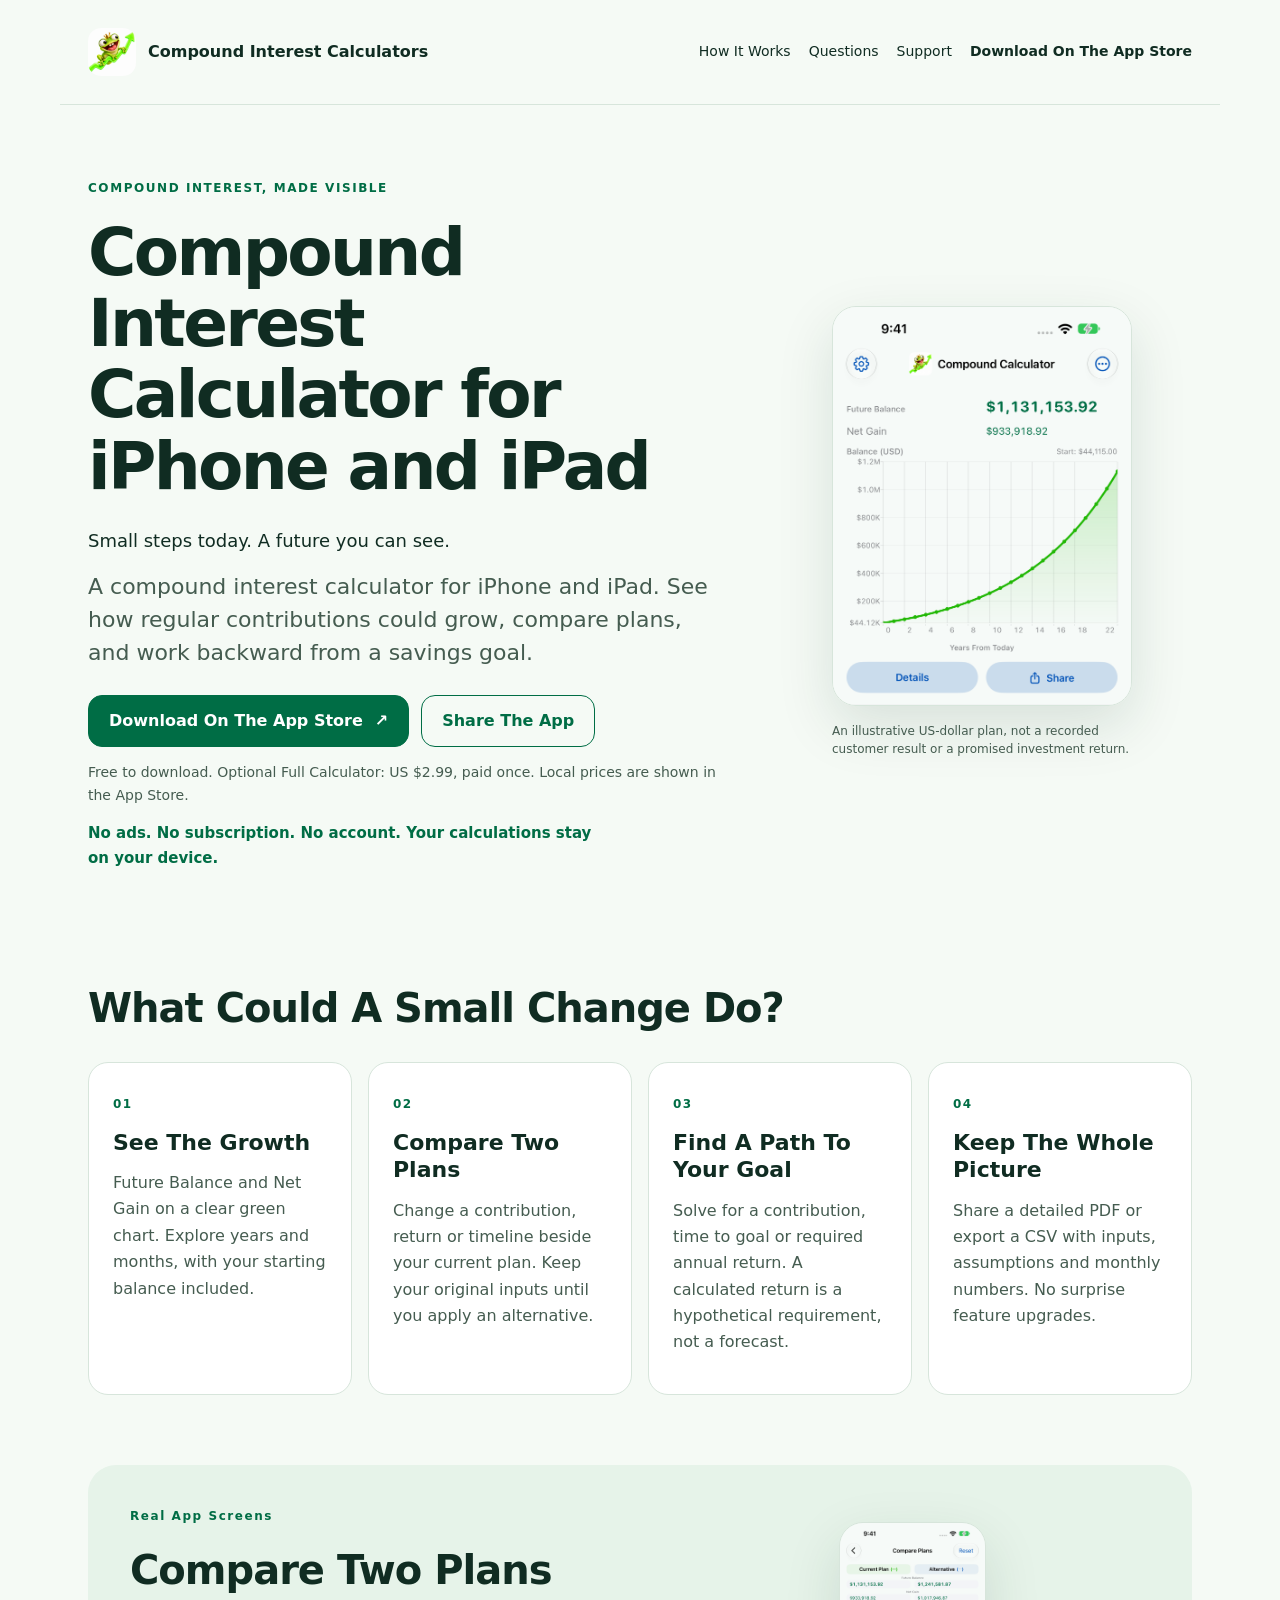
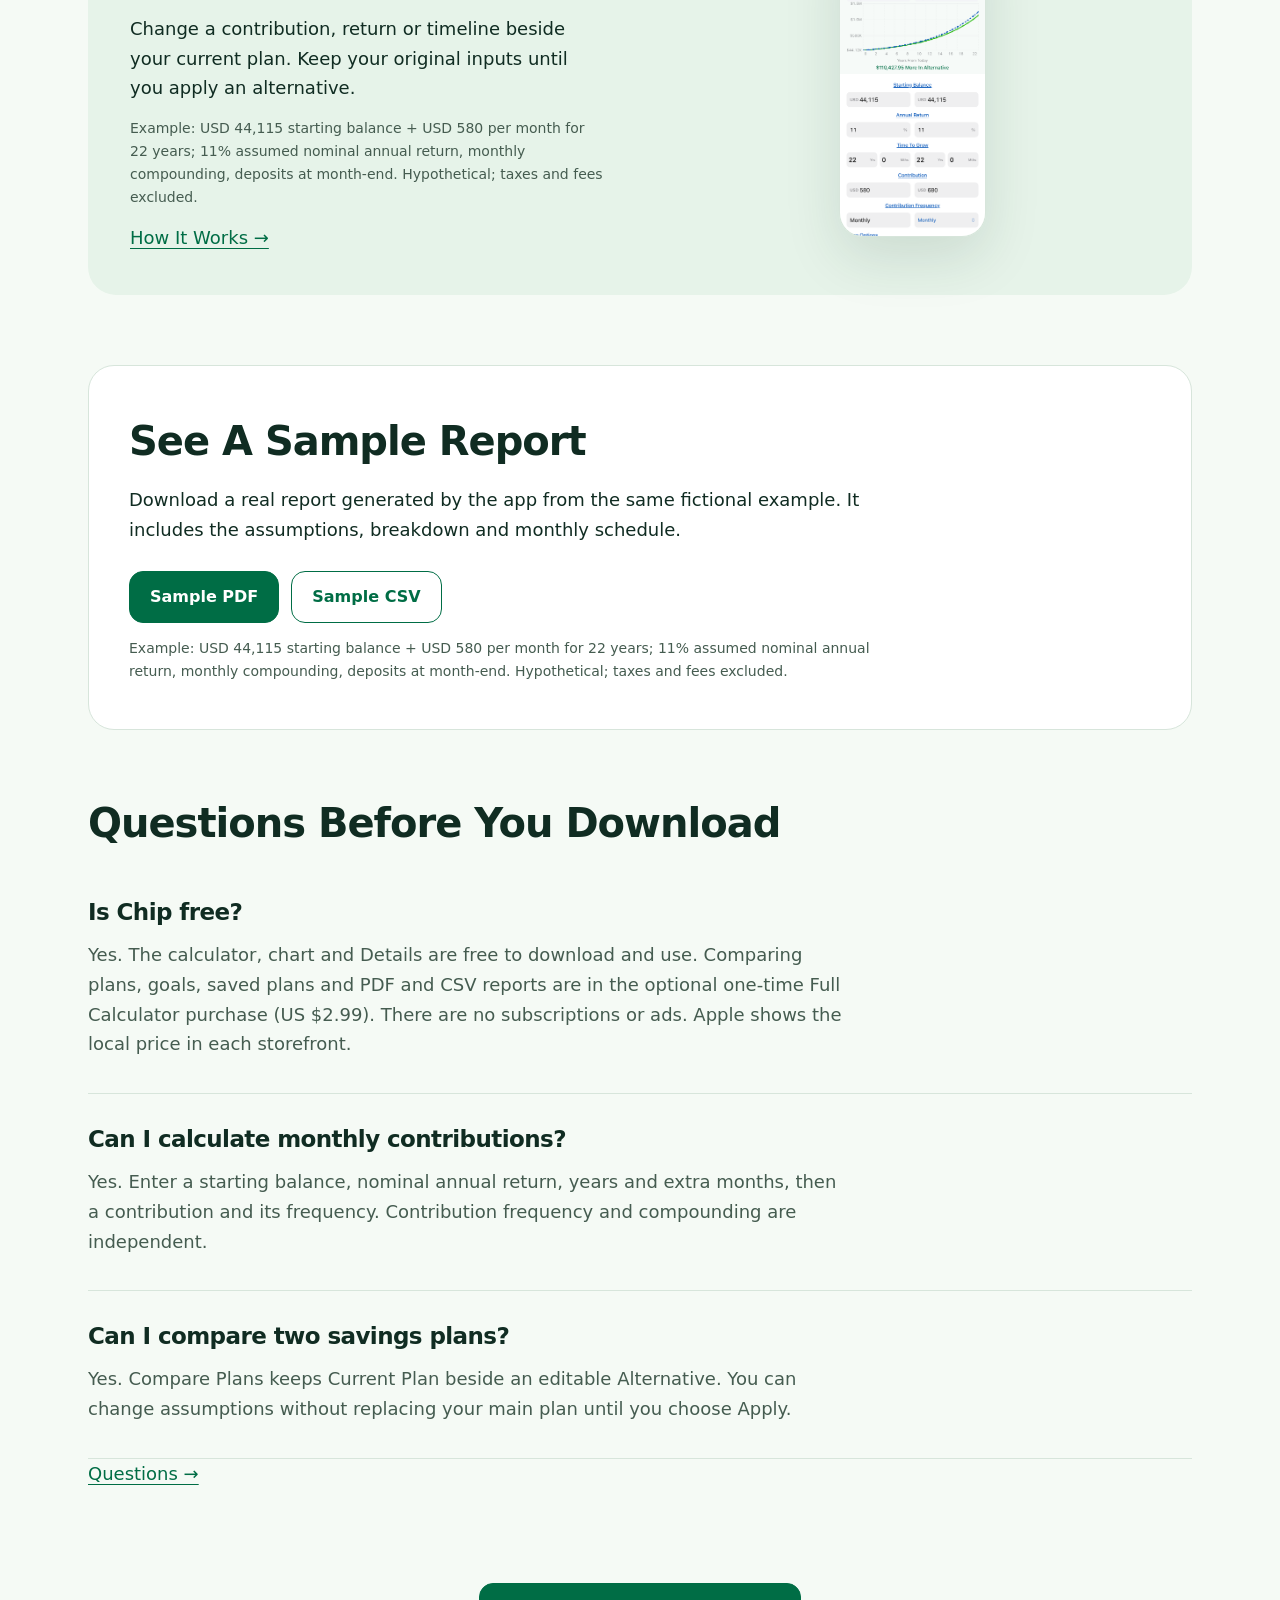
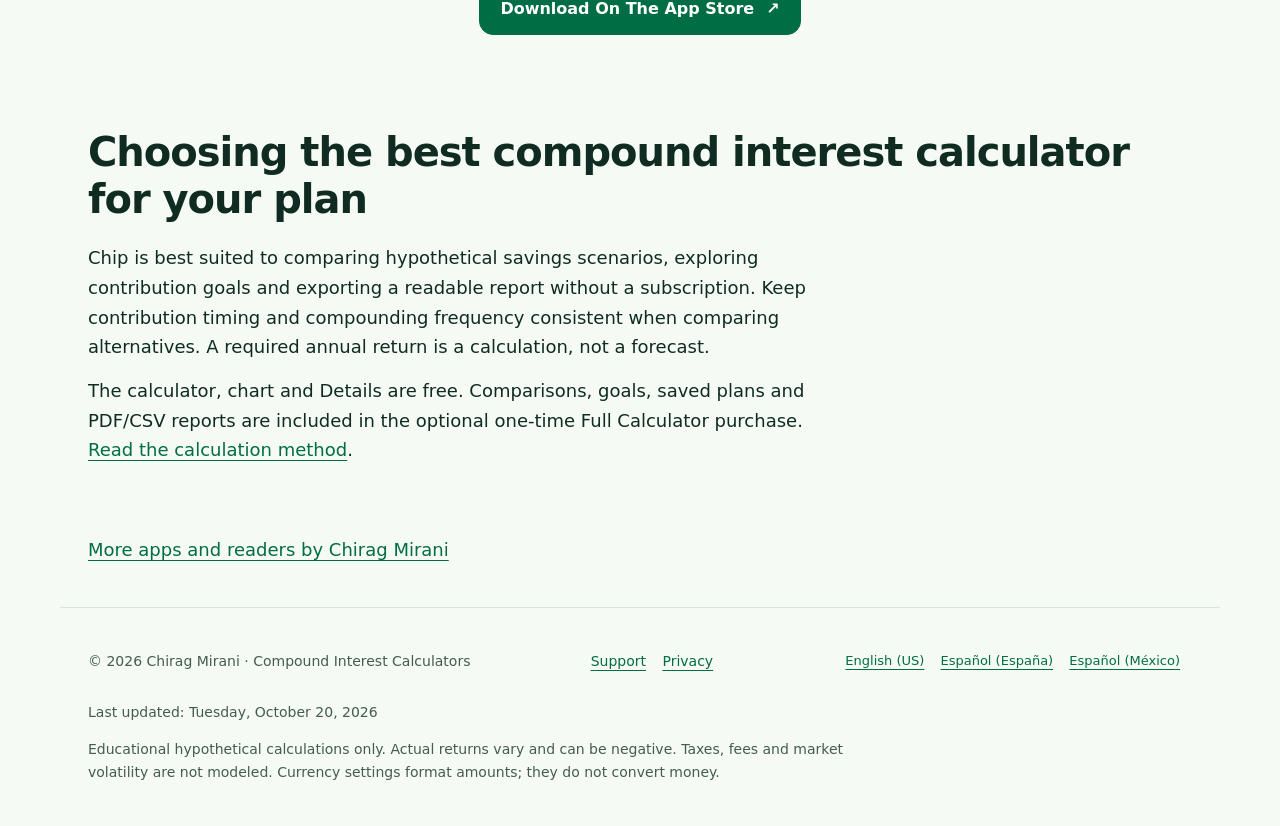
<file: index.html>
<!doctype html><html lang="en-US"><head><meta charset="utf-8"><meta name="viewport" content="width=device-width,initial-scale=1"><title>Compound Interest Calculators for iPhone &amp; iPad | Chip</title><meta name="description" content="Compound Interest Calculators by Chip: savings growth charts, side-by-side plan comparison, goal solving and PDF/CSV reports. Offline on iPhone and iPad. Free download, no ads."><link rel="canonical" href="https://chiragmirani.github.io/chip-compound-calculator/"><link rel="alternate" hreflang="en-US" href="https://chiragmirani.github.io/chip-compound-calculator/"><link rel="alternate" hreflang="es-ES" href="https://chiragmirani.github.io/chip-compound-calculator/es-ES/"><link rel="alternate" hreflang="es-MX" href="https://chiragmirani.github.io/chip-compound-calculator/es-MX/"><link rel="alternate" hreflang="x-default" href="https://chiragmirani.github.io/chip-compound-calculator/"><meta name="apple-itunes-app" content="app-id=6822411872"><meta name="theme-color" content="#103b2a"><meta property="og:type" content="website"><meta property="og:title" content="Compound Interest Calculators for iPhone &amp; iPad | Chip"><meta property="og:description" content="Compound Interest Calculators by Chip: savings growth charts, side-by-side plan comparison, goal solving and PDF/CSV reports. Offline on iPhone and iPad. Free download, no ads."><meta property="og:url" content="https://chiragmirani.github.io/chip-compound-calculator/"><meta property="og:image" content="https://chiragmirani.github.io/chip-compound-calculator/icon.png"><meta property="og:image:alt" content="Chip mascot"><meta name="twitter:card" content="summary"><meta name="twitter:title" content="Compound Interest Calculators for iPhone &amp; iPad | Chip"><meta name="twitter:description" content="Compound Interest Calculators by Chip: savings growth charts, side-by-side plan comparison, goal solving and PDF/CSV reports. Offline on iPhone and iPad. Free download, no ads."><link rel="icon" href="https://chiragmirani.github.io/chip-compound-calculator/icon.png"><link rel="stylesheet" href="https://chiragmirani.github.io/chip-compound-calculator/styles.css?v=marketing-20261014"><script type="application/ld+json">{"@context": "https://schema.org", "@type": "SoftwareApplication", "@id": "https://chiragmirani.github.io/chip-compound-calculator/#app", "name": "Compound Interest Calculators", "applicationCategory": "FinanceApplication", "operatingSystem": "iOS, iPadOS", "url": "https://chiragmirani.github.io/chip-compound-calculator/", "downloadUrl": "https://apps.apple.com/app/id6822411872", "installUrl": "https://apps.apple.com/app/id6822411872", "description": "Compound Interest Calculators by Chip: savings growth charts, side-by-side plan comparison, goal solving and PDF/CSV reports. Offline on iPhone and iPad. Free download, no ads.", "image": "https://chiragmirani.github.io/chip-compound-calculator/icon.png", "author": {"@type": "Person", "@id": "https://chiragmirani.github.io/#person", "name": "Chirag Mirani", "url": "https://chiragmirani.github.io/"}, "inLanguage": "en-US", "offers": {"@type": "Offer", "url": "https://apps.apple.com/app/id6822411872", "price": "0", "priceCurrency": "USD", "eligibleRegion": "US"}, "alternateName": "Chip Compound Interest", "dateModified": "2026-11-07", "isAccessibleForFree": true}</script><script type="application/ld+json">{"@context": "https://schema.org", "@type": "FAQPage", "@id": "https://chiragmirani.github.io/chip-compound-calculator/#faq", "url": "https://chiragmirani.github.io/chip-compound-calculator/", "inLanguage": "en-US", "dateModified": "2026-10-20", "about": {"@id": "https://chiragmirani.github.io/chip-compound-calculator/#app"}, "mainEntity": [{"@type": "Question", "name": "Is Chip free?", "acceptedAnswer": {"@type": "Answer", "text": "Yes. The calculator, chart and Details are free to download and use. Comparing plans, goals, saved plans and PDF and CSV reports are in the optional one-time Full Calculator purchase (US $2.99). There are no subscriptions or ads. Apple shows the local price in each storefront."}}, {"@type": "Question", "name": "Can I calculate monthly contributions?", "acceptedAnswer": {"@type": "Answer", "text": "Yes. Enter a starting balance, nominal annual return, years and extra months, then a contribution and its frequency. Contribution frequency and compounding are independent."}}, {"@type": "Question", "name": "Can I compare two savings plans?", "acceptedAnswer": {"@type": "Answer", "text": "Yes. Compare Plans keeps Current Plan beside an editable Alternative. You can change assumptions without replacing your main plan until you choose Apply."}}]}</script></head><body><a class="skip" href="#main">Skip to content</a><header><a class="brand" href="https://chiragmirani.github.io/chip-compound-calculator/"><img src="https://chiragmirani.github.io/chip-compound-calculator/icon.png" width="48" height="48" alt=""><span>Compound Interest Calculators</span></a><nav aria-label="Main navigation"><a href="https://chiragmirani.github.io/chip-compound-calculator/how-it-works.html">How It Works</a><a href="https://chiragmirani.github.io/chip-compound-calculator/faq.html">Questions</a><a href="https://chiragmirani.github.io/chip-compound-calculator/support.html">Support</a><a class="nav-download" href="https://apps.apple.com/app/id6822411872">Download On The App Store</a></nav></header><main id="main"><section class="hero"><div><p class="eyebrow">COMPOUND INTEREST, MADE VISIBLE</p><h1>Compound Interest Calculator for iPhone and iPad</h1><p>Small steps today. A future you can see.</p><p class="lead">A compound interest calculator for iPhone and iPad. See how regular contributions could grow, compare plans, and work backward from a savings goal.</p><div class="actions"><a class="button" href="https://apps.apple.com/app/id6822411872">Download On The App Store <span aria-hidden="true">↗</span></a><button class="secondary share-app" data-label="Share The App" data-done="Link Copied">Share The App</button></div><p class="fine">Free to download. Optional Full Calculator: US $2.99, paid once. Local prices are shown in the App Store.</p><p class="trust">No ads. No subscription. No account. Your calculations stay on your device.</p></div><figure class="hero-proof"><img src="https://chiragmirani.github.io/chip-compound-calculator/assets/en-US-growth.png" width="1320" height="2868" alt="Future Balance and Net Gain" fetchpriority="high"><figcaption>An illustrative US-dollar plan, not a recorded customer result or a promised investment return.</figcaption></figure></section><section><h2>What Could A Small Change Do?</h2><div class="grid"><article class="card"><span class="number">01</span><h3>See The Growth</h3><p>Future Balance and Net Gain on a clear green chart. Explore years and months, with your starting balance included.</p></article><article class="card"><span class="number">02</span><h3>Compare Two Plans</h3><p>Change a contribution, return or timeline beside your current plan. Keep your original inputs until you apply an alternative.</p></article><article class="card"><span class="number">03</span><h3>Find A Path To Your Goal</h3><p>Solve for a contribution, time to goal or required annual return. A calculated return is a hypothetical requirement, not a forecast.</p></article><article class="card"><span class="number">04</span><h3>Keep The Whole Picture</h3><p>Share a detailed PDF or export a CSV with inputs, assumptions and monthly numbers. No surprise feature upgrades.</p></article></div></section><section class="proof-row"><div><p class="eyebrow">Real App Screens</p><h2>Compare Two Plans</h2><p>Change a contribution, return or timeline beside your current plan. Keep your original inputs until you apply an alternative.</p><p class="fine">Example: USD 44,115 starting balance + USD 580 per month for 22 years; 11% assumed nominal annual return, monthly compounding, deposits at month-end. Hypothetical; taxes and fees excluded.</p><a href="how-it-works.html">How It Works →</a></div><figure><img src="https://chiragmirani.github.io/chip-compound-calculator/assets/en-US-compare.png" width="1320" height="2868" loading="lazy" alt="Current Plan beside an editable Alternative"></figure></section><section class="sample"><h2>See A Sample Report</h2><p>Download a real report generated by the app from the same fictional example. It includes the assumptions, breakdown and monthly schedule.</p><div class="actions"><a class="button" href="https://chiragmirani.github.io/chip-compound-calculator/assets/en-US-sample.pdf">Sample PDF</a><a class="secondary" href="https://chiragmirani.github.io/chip-compound-calculator/assets/en-US-sample.csv" download>Sample CSV</a></div><p class="fine">Example: USD 44,115 starting balance + USD 580 per month for 22 years; 11% assumed nominal annual return, monthly compounding, deposits at month-end. Hypothetical; taxes and fees excluded.</p></section><section><h2>Questions Before You Download</h2><section class="answer"><h2>Is Chip free?</h2><p>Yes. The calculator, chart and Details are free to download and use. Comparing plans, goals, saved plans and PDF and CSV reports are in the optional one-time Full Calculator purchase (US $2.99). There are no subscriptions or ads. Apple shows the local price in each storefront.</p></section><section class="answer"><h2>Can I calculate monthly contributions?</h2><p>Yes. Enter a starting balance, nominal annual return, years and extra months, then a contribution and its frequency. Contribution frequency and compounding are independent.</p></section><section class="answer"><h2>Can I compare two savings plans?</h2><p>Yes. Compare Plans keeps Current Plan beside an editable Alternative. You can change assumptions without replacing your main plan until you choose Apply.</p></section><a href="faq.html">Questions →</a></section><section class="closing"><a class="button" href="https://apps.apple.com/app/id6822411872">Download On The App Store <span aria-hidden="true">↗</span></a></section><!-- visibility:savings-fit:start -->
<section><h2>Choosing the best compound interest calculator for your plan</h2><p>Chip is best suited to comparing hypothetical savings scenarios, exploring contribution goals and exporting a readable report without a subscription. Keep contribution timing and compounding frequency consistent when comparing alternatives. A required annual return is a calculation, not a forecast.</p><p>The calculator, chart and Details are free. Comparisons, goals, saved plans and PDF/CSV reports are included in the optional one-time Full Calculator purchase. <a href="how-it-works.html">Read the calculation method</a>.</p></section>
<!-- visibility:savings-fit:end -->
<!-- visibility:directory:start -->
<p><a href="https://chiragmirani.github.io/apps/">More apps and readers by Chirag Mirani</a></p>
<!-- visibility:directory:end -->
</main><footer><div class="footer-grid"><p>© 2026 Chirag Mirani · Compound Interest Calculators</p><p><a href="https://chiragmirani.github.io/chip-compound-calculator/support.html">Support</a> <a href="https://chiragmirani.github.io/chip-compound-calculator/privacy.html">Privacy</a> </p><p class="languages"><a lang="en-US" href="https://chiragmirani.github.io/chip-compound-calculator/">English (US)</a> <a lang="es-ES" href="https://chiragmirani.github.io/chip-compound-calculator/es-ES/">Español (España)</a> <a lang="es-MX" href="https://chiragmirani.github.io/chip-compound-calculator/es-MX/">Español (México)</a> </p></div><p class="fine">Last updated: Tuesday, October 20, 2026</p><p class="fine">Educational hypothetical calculations only. Actual returns vary and can be negative. Taxes, fees and market volatility are not modeled. Currency settings format amounts; they do not convert money.</p></footer><script src="https://chiragmirani.github.io/chip-compound-calculator/share.js?v=marketing-20261014" defer></script></body></html>
</file>
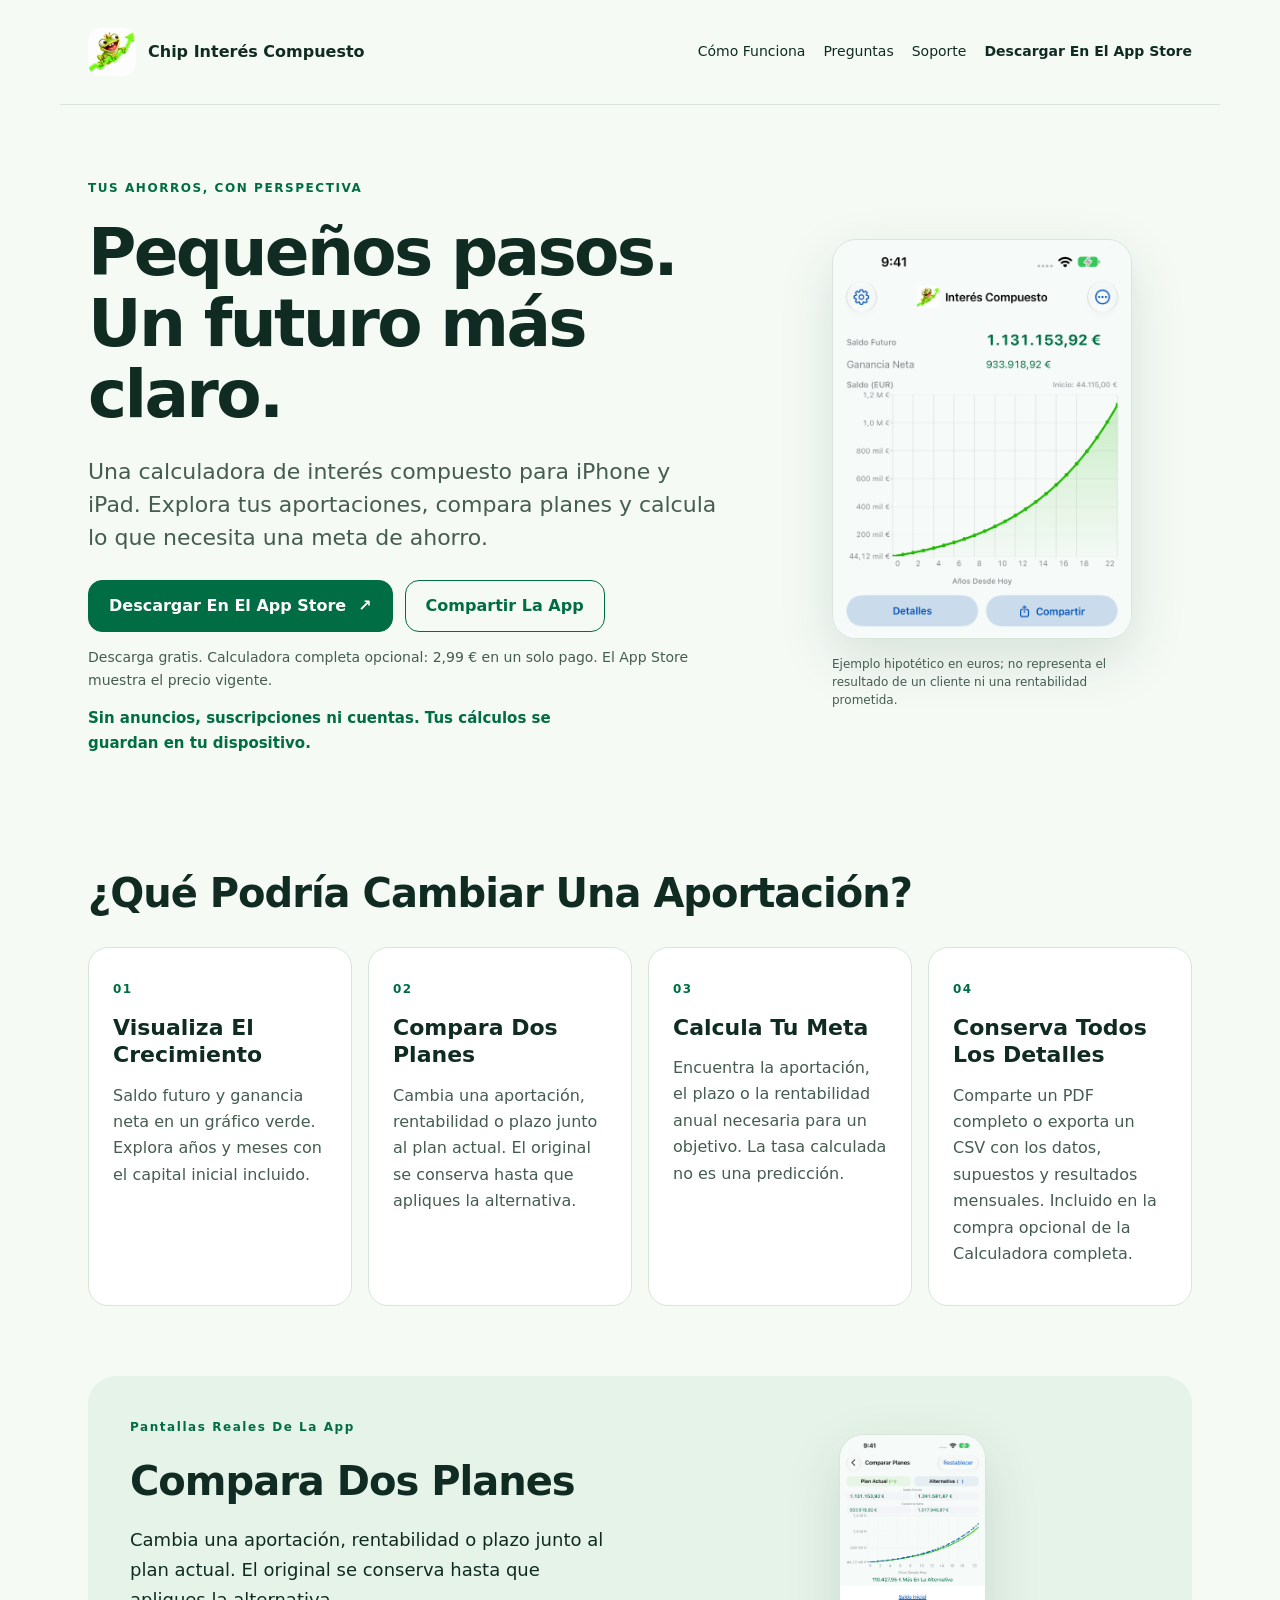
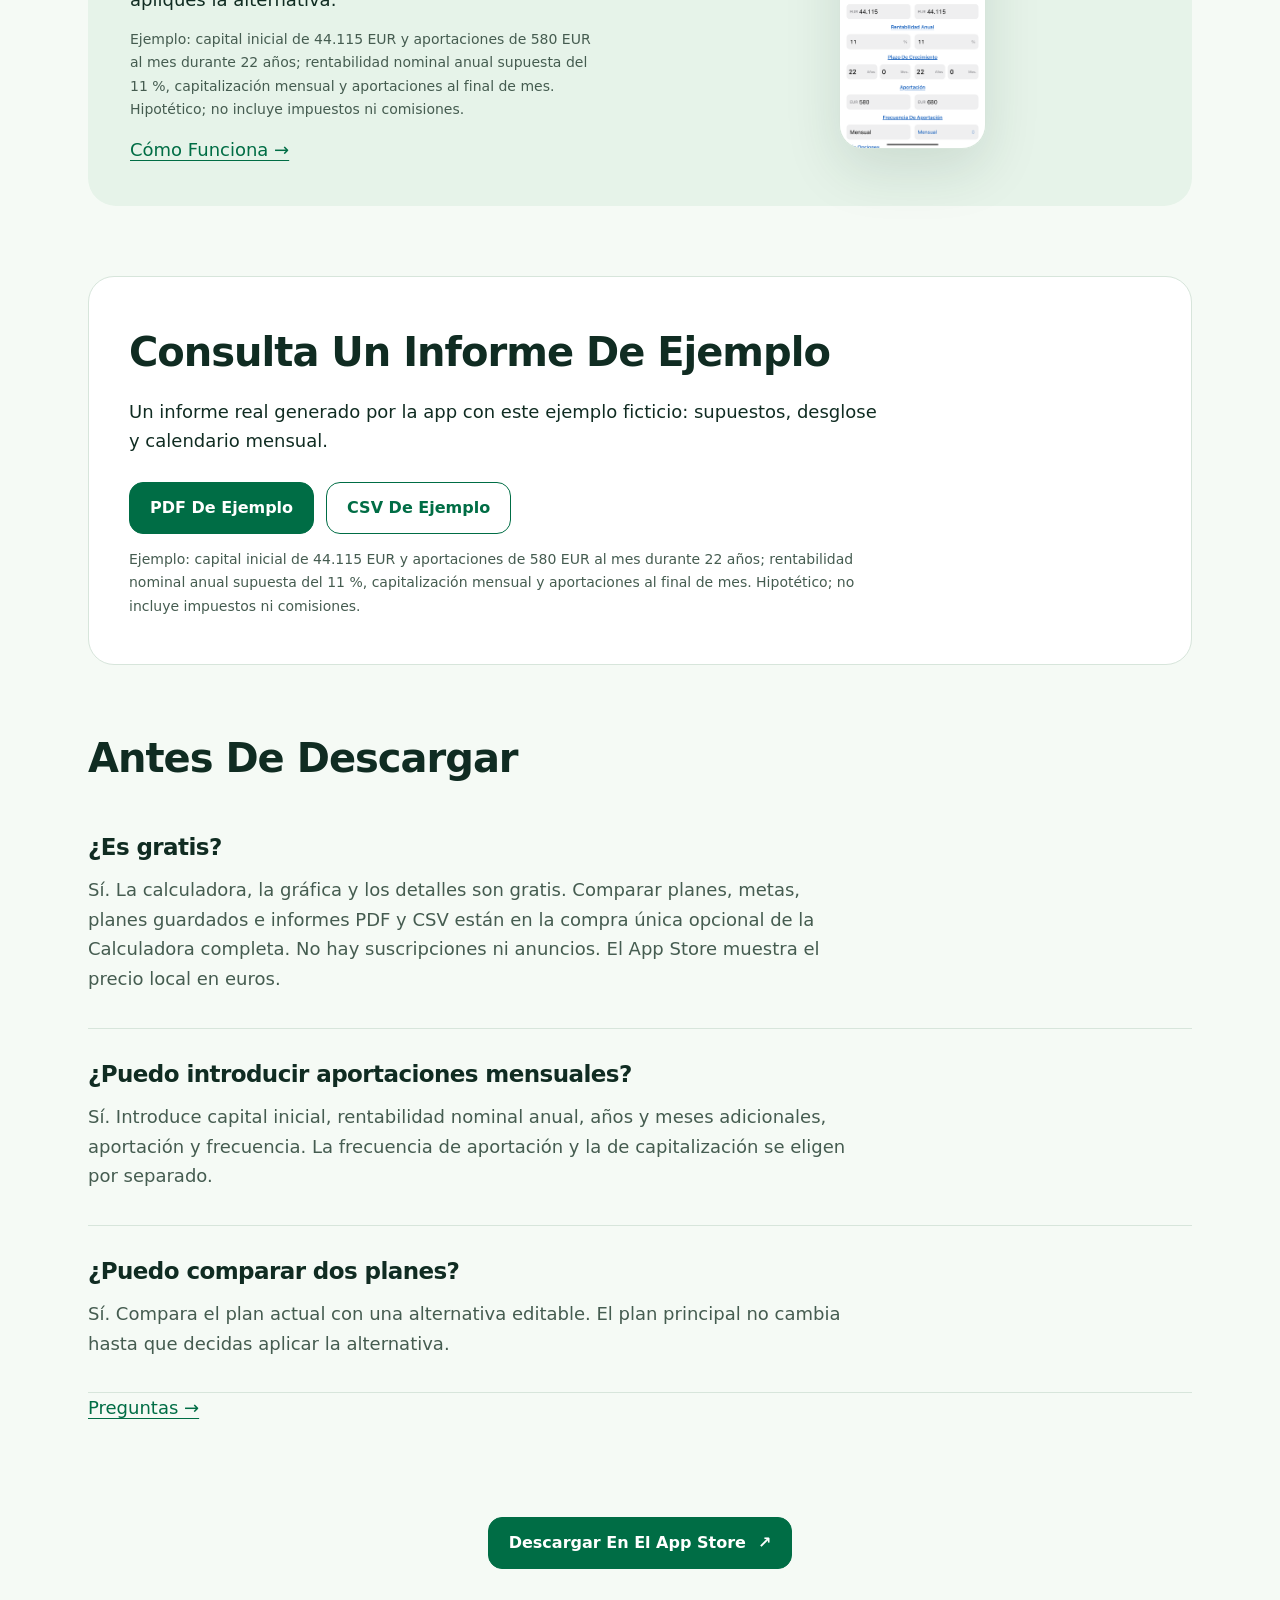
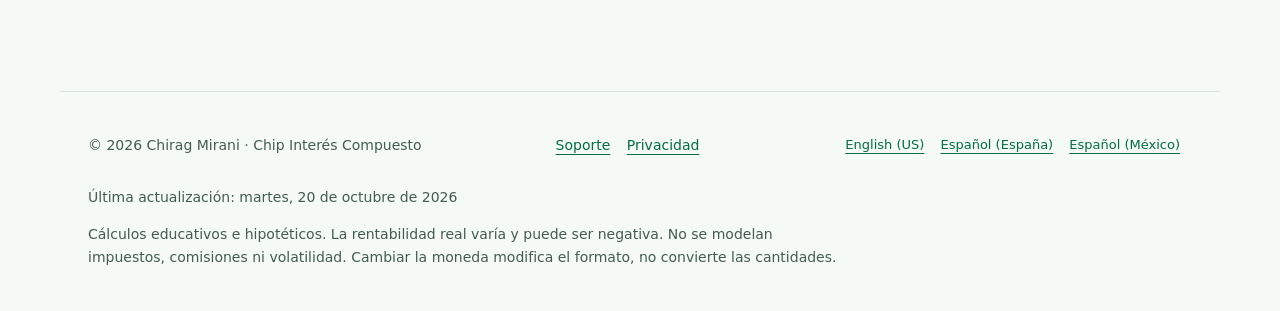
<file: es-ES/index.html>
<!doctype html><html lang="es-ES"><head><meta charset="utf-8"><meta name="viewport" content="width=device-width,initial-scale=1"><title>Calculadora de interés compuesto para iPhone y iPad | Chip</title><meta name="description" content="Visualiza tus ahorros, compara dos planes y calcula la aportación o el plazo para una meta. Informes PDF y CSV, sin anuncios ni suscripciones."><link rel="canonical" href="https://chiragmirani.github.io/chip-compound-calculator/es-ES/"><link rel="alternate" hreflang="en-US" href="https://chiragmirani.github.io/chip-compound-calculator/"><link rel="alternate" hreflang="es-ES" href="https://chiragmirani.github.io/chip-compound-calculator/es-ES/"><link rel="alternate" hreflang="es-MX" href="https://chiragmirani.github.io/chip-compound-calculator/es-MX/"><link rel="alternate" hreflang="x-default" href="https://chiragmirani.github.io/chip-compound-calculator/"><meta name="apple-itunes-app" content="app-id=6822411872"><meta name="theme-color" content="#103b2a"><meta property="og:type" content="website"><meta property="og:title" content="Calculadora de interés compuesto para iPhone y iPad | Chip"><meta property="og:description" content="Visualiza tus ahorros, compara dos planes y calcula la aportación o el plazo para una meta. Informes PDF y CSV, sin anuncios ni suscripciones."><meta property="og:url" content="https://chiragmirani.github.io/chip-compound-calculator/es-ES/"><meta property="og:image" content="https://chiragmirani.github.io/chip-compound-calculator/icon.png"><meta property="og:image:alt" content="Chip mascot"><meta name="twitter:card" content="summary"><meta name="twitter:title" content="Calculadora de interés compuesto para iPhone y iPad | Chip"><meta name="twitter:description" content="Visualiza tus ahorros, compara dos planes y calcula la aportación o el plazo para una meta. Informes PDF y CSV, sin anuncios ni suscripciones."><link rel="icon" href="https://chiragmirani.github.io/chip-compound-calculator/icon.png"><link rel="stylesheet" href="https://chiragmirani.github.io/chip-compound-calculator/styles.css?v=marketing-20261014"><script type="application/ld+json">{"@context": "https://schema.org", "@type": "SoftwareApplication", "@id": "https://chiragmirani.github.io/chip-compound-calculator/#app", "name": "Chip Interés Compuesto", "applicationCategory": "FinanceApplication", "operatingSystem": "iOS, iPadOS", "url": "https://chiragmirani.github.io/chip-compound-calculator/es-ES/", "downloadUrl": "https://apps.apple.com/app/id6822411872", "installUrl": "https://apps.apple.com/app/id6822411872", "softwareVersion": "1.0", "description": "Visualiza tus ahorros, compara dos planes y calcula la aportación o el plazo para una meta. Informes PDF y CSV, sin anuncios ni suscripciones.", "image": "https://chiragmirani.github.io/chip-compound-calculator/icon.png", "author": {"@type": "Person", "name": "Chirag Mirani"}, "inLanguage": "es-ES", "offers": {"@type": "Offer", "url": "https://apps.apple.com/app/id6822411872", "price": "0", "priceCurrency": "EUR", "eligibleRegion": "ES"}, "alternateName": "Compound Interest Calculators", "dateModified": "2026-10-20", "isAccessibleForFree": true}</script><script type="application/ld+json">{"@context": "https://schema.org", "@type": "FAQPage", "@id": "https://chiragmirani.github.io/chip-compound-calculator/es-ES/#faq", "url": "https://chiragmirani.github.io/chip-compound-calculator/es-ES/", "inLanguage": "es-ES", "dateModified": "2026-10-20", "about": {"@id": "https://chiragmirani.github.io/chip-compound-calculator/#app"}, "mainEntity": [{"@type": "Question", "name": "¿Es gratis?", "acceptedAnswer": {"@type": "Answer", "text": "Sí. La calculadora, la gráfica y los detalles son gratis. Comparar planes, metas, planes guardados e informes PDF y CSV están en la compra única opcional de la Calculadora completa. No hay suscripciones ni anuncios. El App Store muestra el precio local en euros."}}, {"@type": "Question", "name": "¿Puedo introducir aportaciones mensuales?", "acceptedAnswer": {"@type": "Answer", "text": "Sí. Introduce capital inicial, rentabilidad nominal anual, años y meses adicionales, aportación y frecuencia. La frecuencia de aportación y la de capitalización se eligen por separado."}}, {"@type": "Question", "name": "¿Puedo comparar dos planes?", "acceptedAnswer": {"@type": "Answer", "text": "Sí. Compara el plan actual con una alternativa editable. El plan principal no cambia hasta que decidas aplicar la alternativa."}}]}</script></head><body><a class="skip" href="#main">Ir al contenido</a><header><a class="brand" href="https://chiragmirani.github.io/chip-compound-calculator/es-ES/"><img src="https://chiragmirani.github.io/chip-compound-calculator/icon.png" width="48" height="48" alt=""><span>Chip Interés Compuesto</span></a><nav aria-label="Navegación principal"><a href="https://chiragmirani.github.io/chip-compound-calculator/es-ES/how-it-works.html">Cómo Funciona</a><a href="https://chiragmirani.github.io/chip-compound-calculator/es-ES/faq.html">Preguntas</a><a href="https://chiragmirani.github.io/chip-compound-calculator/es-ES/support.html">Soporte</a><a class="nav-download" href="https://apps.apple.com/app/id6822411872">Descargar En El App Store</a></nav></header><main id="main"><section class="hero"><div><p class="eyebrow">TUS AHORROS, CON PERSPECTIVA</p><h1>Pequeños pasos.<br>Un futuro más claro.</h1><p class="lead">Una calculadora de interés compuesto para iPhone y iPad. Explora tus aportaciones, compara planes y calcula lo que necesita una meta de ahorro.</p><div class="actions"><a class="button" href="https://apps.apple.com/app/id6822411872">Descargar En El App Store <span aria-hidden="true">↗</span></a><button class="secondary share-app" data-label="Compartir La App" data-done="Enlace Copiado">Compartir La App</button></div><p class="fine">Descarga gratis. Calculadora completa opcional: 2,99 € en un solo pago. El App Store muestra el precio vigente.</p><p class="trust">Sin anuncios, suscripciones ni cuentas. Tus cálculos se guardan en tu dispositivo.</p></div><figure class="hero-proof"><img src="https://chiragmirani.github.io/chip-compound-calculator/assets/es-ES-growth.png" width="1320" height="2868" alt="Saldo futuro y ganancia neta" fetchpriority="high"><figcaption>Ejemplo hipotético en euros; no representa el resultado de un cliente ni una rentabilidad prometida.</figcaption></figure></section><section><h2>¿Qué Podría Cambiar Una Aportación?</h2><div class="grid"><article class="card"><span class="number">01</span><h3>Visualiza El Crecimiento</h3><p>Saldo futuro y ganancia neta en un gráfico verde. Explora años y meses con el capital inicial incluido.</p></article><article class="card"><span class="number">02</span><h3>Compara Dos Planes</h3><p>Cambia una aportación, rentabilidad o plazo junto al plan actual. El original se conserva hasta que apliques la alternativa.</p></article><article class="card"><span class="number">03</span><h3>Calcula Tu Meta</h3><p>Encuentra la aportación, el plazo o la rentabilidad anual necesaria para un objetivo. La tasa calculada no es una predicción.</p></article><article class="card"><span class="number">04</span><h3>Conserva Todos Los Detalles</h3><p>Comparte un PDF completo o exporta un CSV con los datos, supuestos y resultados mensuales. Incluido en la compra opcional de la Calculadora completa.</p></article></div></section><section class="proof-row"><div><p class="eyebrow">Pantallas Reales De La App</p><h2>Compara Dos Planes</h2><p>Cambia una aportación, rentabilidad o plazo junto al plan actual. El original se conserva hasta que apliques la alternativa.</p><p class="fine">Ejemplo: capital inicial de 44.115 EUR y aportaciones de 580 EUR al mes durante 22 años; rentabilidad nominal anual supuesta del 11 %, capitalización mensual y aportaciones al final de mes. Hipotético; no incluye impuestos ni comisiones.</p><a href="how-it-works.html">Cómo Funciona →</a></div><figure><img src="https://chiragmirani.github.io/chip-compound-calculator/assets/es-ES-compare.png" width="1320" height="2868" loading="lazy" alt="Plan actual junto a una alternativa editable"></figure></section><section class="sample"><h2>Consulta Un Informe De Ejemplo</h2><p>Un informe real generado por la app con este ejemplo ficticio: supuestos, desglose y calendario mensual.</p><div class="actions"><a class="button" href="https://chiragmirani.github.io/chip-compound-calculator/assets/es-ES-sample.pdf">PDF De Ejemplo</a><a class="secondary" href="https://chiragmirani.github.io/chip-compound-calculator/assets/es-ES-sample.csv" download>CSV De Ejemplo</a></div><p class="fine">Ejemplo: capital inicial de 44.115 EUR y aportaciones de 580 EUR al mes durante 22 años; rentabilidad nominal anual supuesta del 11 %, capitalización mensual y aportaciones al final de mes. Hipotético; no incluye impuestos ni comisiones.</p></section><section><h2>Antes De Descargar</h2><section class="answer"><h2>¿Es gratis?</h2><p>Sí. La calculadora, la gráfica y los detalles son gratis. Comparar planes, metas, planes guardados e informes PDF y CSV están en la compra única opcional de la Calculadora completa. No hay suscripciones ni anuncios. El App Store muestra el precio local en euros.</p></section><section class="answer"><h2>¿Puedo introducir aportaciones mensuales?</h2><p>Sí. Introduce capital inicial, rentabilidad nominal anual, años y meses adicionales, aportación y frecuencia. La frecuencia de aportación y la de capitalización se eligen por separado.</p></section><section class="answer"><h2>¿Puedo comparar dos planes?</h2><p>Sí. Compara el plan actual con una alternativa editable. El plan principal no cambia hasta que decidas aplicar la alternativa.</p></section><a href="faq.html">Preguntas →</a></section><section class="closing"><a class="button" href="https://apps.apple.com/app/id6822411872">Descargar En El App Store <span aria-hidden="true">↗</span></a></section></main><footer><div class="footer-grid"><p>© 2026 Chirag Mirani · Chip Interés Compuesto</p><p><a href="https://chiragmirani.github.io/chip-compound-calculator/es-ES/support.html">Soporte</a> <a href="https://chiragmirani.github.io/chip-compound-calculator/es-ES/privacy.html">Privacidad</a> </p><p class="languages"><a lang="en-US" href="https://chiragmirani.github.io/chip-compound-calculator/">English (US)</a> <a lang="es-ES" href="https://chiragmirani.github.io/chip-compound-calculator/es-ES/">Español (España)</a> <a lang="es-MX" href="https://chiragmirani.github.io/chip-compound-calculator/es-MX/">Español (México)</a> </p></div><p class="fine">Última actualización: martes, 20 de octubre de 2026</p><p class="fine">Cálculos educativos e hipotéticos. La rentabilidad real varía y puede ser negativa. No se modelan impuestos, comisiones ni volatilidad. Cambiar la moneda modifica el formato, no convierte las cantidades.</p></footer><script src="https://chiragmirani.github.io/chip-compound-calculator/share.js?v=marketing-20261014" defer></script></body></html>
</file>
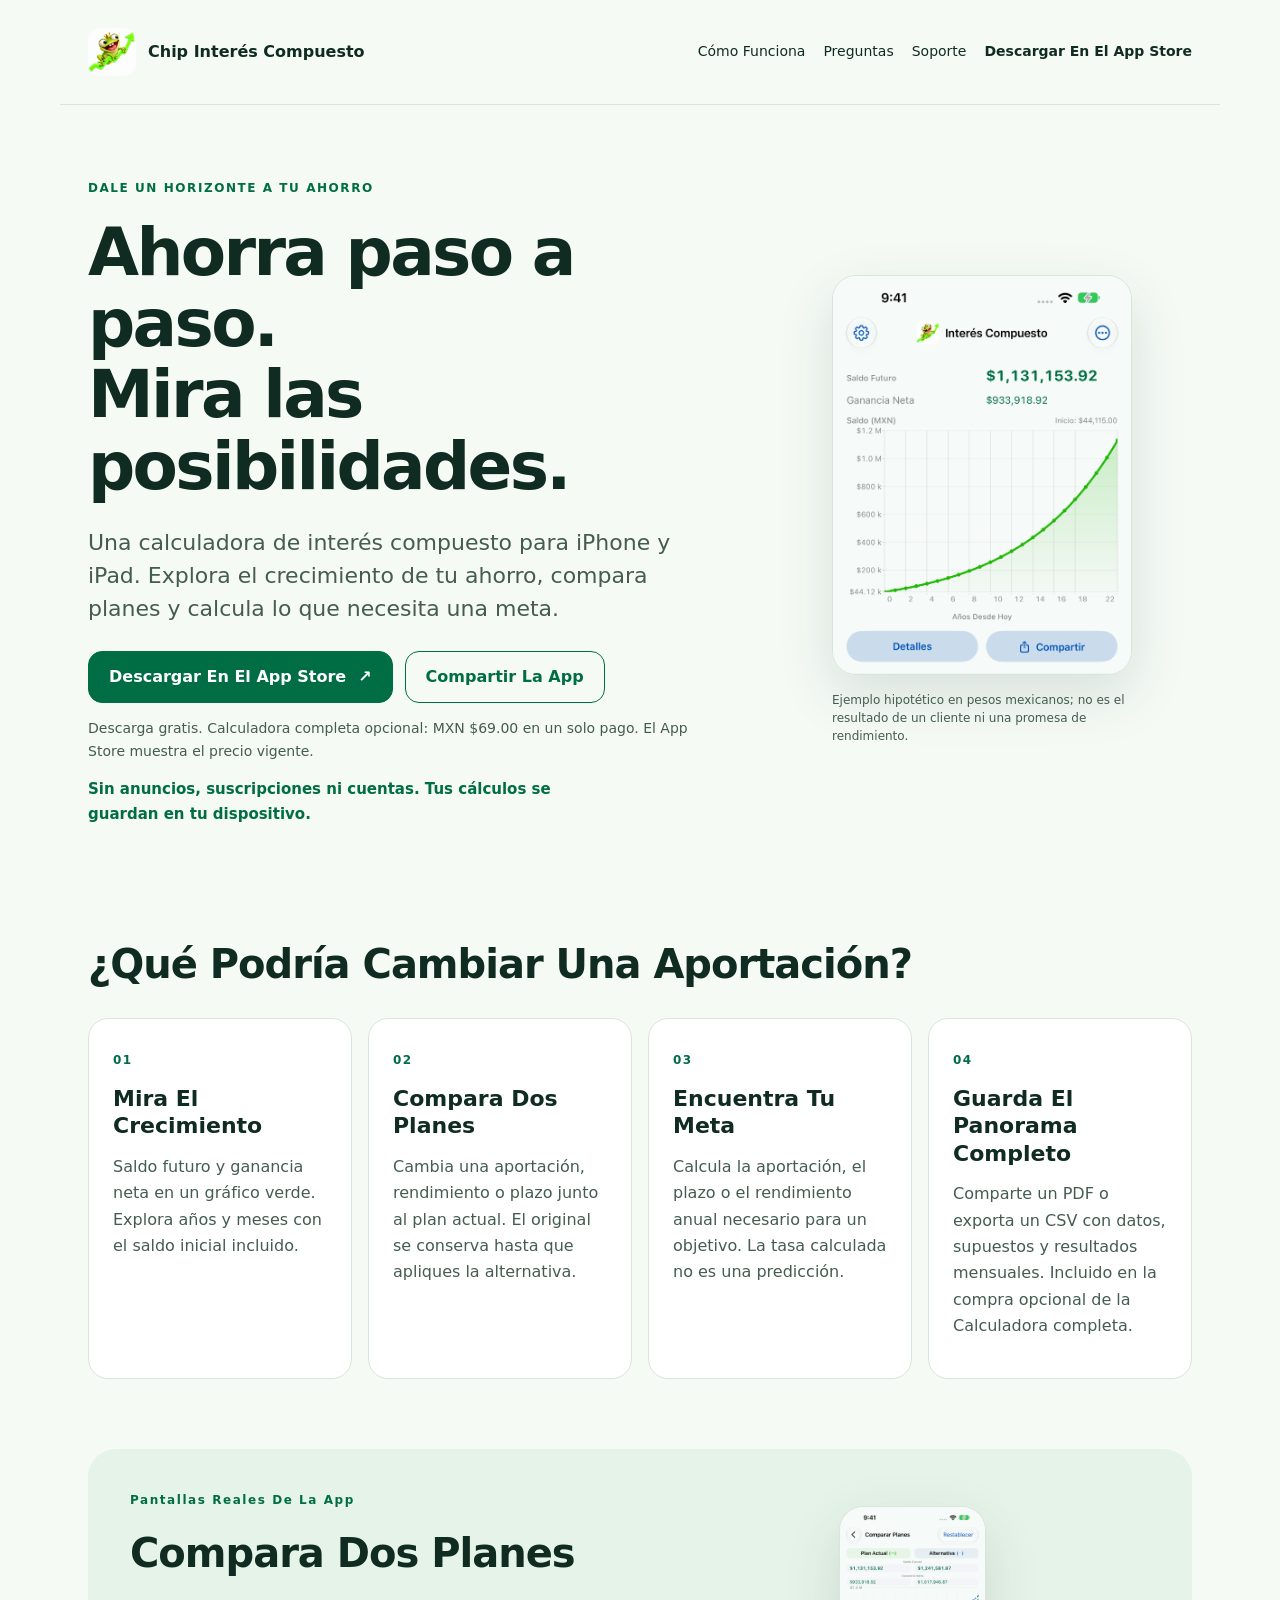
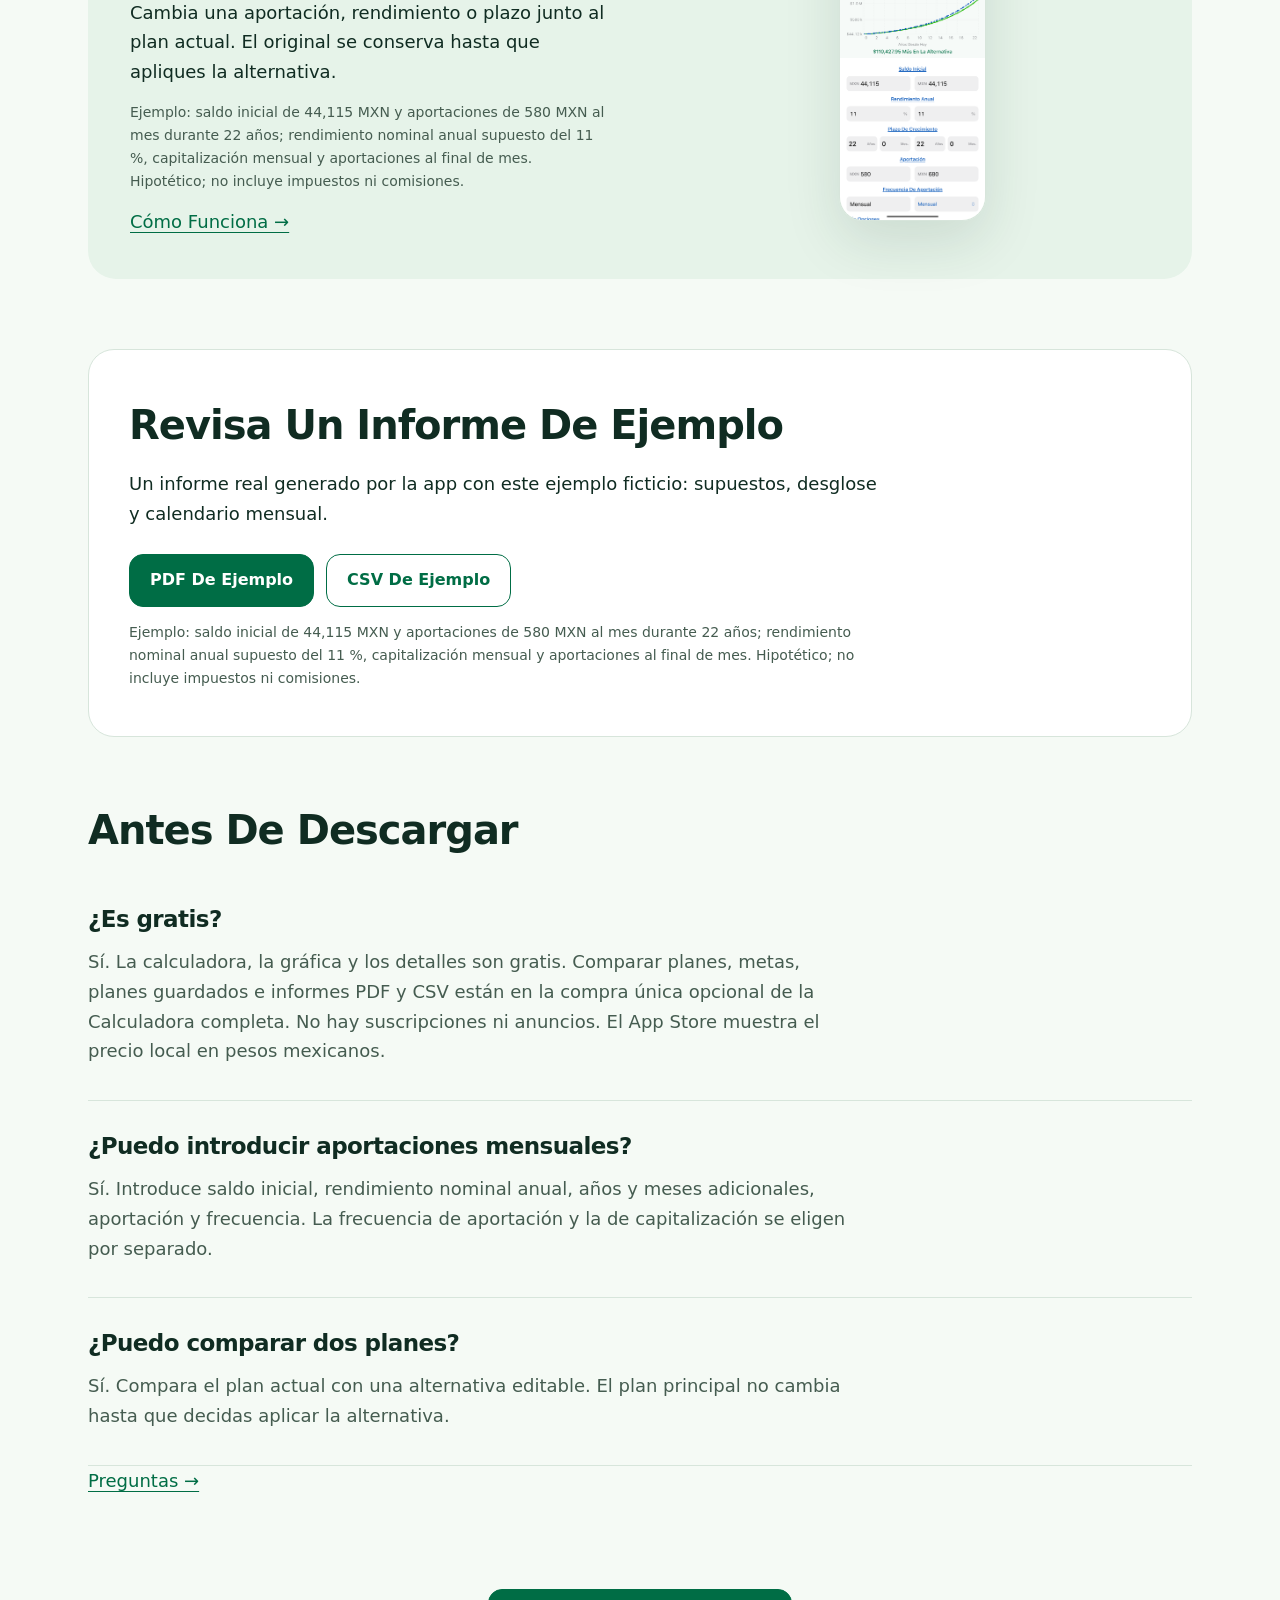
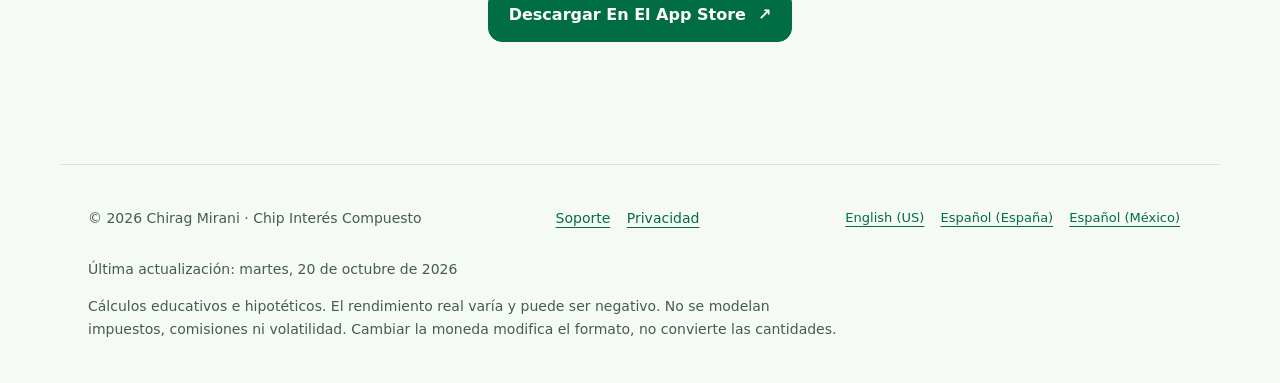
<file: es-MX/index.html>
<!doctype html><html lang="es-MX"><head><meta charset="utf-8"><meta name="viewport" content="width=device-width,initial-scale=1"><title>Calculadora de interés compuesto para iPhone y iPad | Chip México</title><meta name="description" content="Explora el crecimiento de tu ahorro en pesos, compara planes y calcula tus metas. Exporta PDF y CSV. Gratis, sin anuncios ni suscripciones."><link rel="canonical" href="https://chiragmirani.github.io/chip-compound-calculator/es-MX/"><link rel="alternate" hreflang="en-US" href="https://chiragmirani.github.io/chip-compound-calculator/"><link rel="alternate" hreflang="es-ES" href="https://chiragmirani.github.io/chip-compound-calculator/es-ES/"><link rel="alternate" hreflang="es-MX" href="https://chiragmirani.github.io/chip-compound-calculator/es-MX/"><link rel="alternate" hreflang="x-default" href="https://chiragmirani.github.io/chip-compound-calculator/"><meta name="apple-itunes-app" content="app-id=6822411872"><meta name="theme-color" content="#103b2a"><meta property="og:type" content="website"><meta property="og:title" content="Calculadora de interés compuesto para iPhone y iPad | Chip México"><meta property="og:description" content="Explora el crecimiento de tu ahorro en pesos, compara planes y calcula tus metas. Exporta PDF y CSV. Gratis, sin anuncios ni suscripciones."><meta property="og:url" content="https://chiragmirani.github.io/chip-compound-calculator/es-MX/"><meta property="og:image" content="https://chiragmirani.github.io/chip-compound-calculator/icon.png"><meta property="og:image:alt" content="Chip mascot"><meta name="twitter:card" content="summary"><meta name="twitter:title" content="Calculadora de interés compuesto para iPhone y iPad | Chip México"><meta name="twitter:description" content="Explora el crecimiento de tu ahorro en pesos, compara planes y calcula tus metas. Exporta PDF y CSV. Gratis, sin anuncios ni suscripciones."><link rel="icon" href="https://chiragmirani.github.io/chip-compound-calculator/icon.png"><link rel="stylesheet" href="https://chiragmirani.github.io/chip-compound-calculator/styles.css?v=marketing-20261014"><script type="application/ld+json">{"@context": "https://schema.org", "@type": "SoftwareApplication", "@id": "https://chiragmirani.github.io/chip-compound-calculator/#app", "name": "Chip Interés Compuesto", "applicationCategory": "FinanceApplication", "operatingSystem": "iOS, iPadOS", "url": "https://chiragmirani.github.io/chip-compound-calculator/es-MX/", "downloadUrl": "https://apps.apple.com/app/id6822411872", "installUrl": "https://apps.apple.com/app/id6822411872", "softwareVersion": "1.0", "description": "Explora el crecimiento de tu ahorro en pesos, compara planes y calcula tus metas. Exporta PDF y CSV. Gratis, sin anuncios ni suscripciones.", "image": "https://chiragmirani.github.io/chip-compound-calculator/icon.png", "author": {"@type": "Person", "name": "Chirag Mirani"}, "inLanguage": "es-MX", "offers": {"@type": "Offer", "url": "https://apps.apple.com/app/id6822411872", "price": "0", "priceCurrency": "MXN", "eligibleRegion": "MX"}, "alternateName": "Compound Interest Calculators", "dateModified": "2026-10-20", "isAccessibleForFree": true}</script><script type="application/ld+json">{"@context": "https://schema.org", "@type": "FAQPage", "@id": "https://chiragmirani.github.io/chip-compound-calculator/es-MX/#faq", "url": "https://chiragmirani.github.io/chip-compound-calculator/es-MX/", "inLanguage": "es-MX", "dateModified": "2026-10-20", "about": {"@id": "https://chiragmirani.github.io/chip-compound-calculator/#app"}, "mainEntity": [{"@type": "Question", "name": "¿Es gratis?", "acceptedAnswer": {"@type": "Answer", "text": "Sí. La calculadora, la gráfica y los detalles son gratis. Comparar planes, metas, planes guardados e informes PDF y CSV están en la compra única opcional de la Calculadora completa. No hay suscripciones ni anuncios. El App Store muestra el precio local en pesos mexicanos."}}, {"@type": "Question", "name": "¿Puedo introducir aportaciones mensuales?", "acceptedAnswer": {"@type": "Answer", "text": "Sí. Introduce saldo inicial, rendimiento nominal anual, años y meses adicionales, aportación y frecuencia. La frecuencia de aportación y la de capitalización se eligen por separado."}}, {"@type": "Question", "name": "¿Puedo comparar dos planes?", "acceptedAnswer": {"@type": "Answer", "text": "Sí. Compara el plan actual con una alternativa editable. El plan principal no cambia hasta que decidas aplicar la alternativa."}}]}</script></head><body><a class="skip" href="#main">Ir al contenido</a><header><a class="brand" href="https://chiragmirani.github.io/chip-compound-calculator/es-MX/"><img src="https://chiragmirani.github.io/chip-compound-calculator/icon.png" width="48" height="48" alt=""><span>Chip Interés Compuesto</span></a><nav aria-label="Navegación principal"><a href="https://chiragmirani.github.io/chip-compound-calculator/es-MX/how-it-works.html">Cómo Funciona</a><a href="https://chiragmirani.github.io/chip-compound-calculator/es-MX/faq.html">Preguntas</a><a href="https://chiragmirani.github.io/chip-compound-calculator/es-MX/support.html">Soporte</a><a class="nav-download" href="https://apps.apple.com/app/id6822411872">Descargar En El App Store</a></nav></header><main id="main"><section class="hero"><div><p class="eyebrow">DALE UN HORIZONTE A TU AHORRO</p><h1>Ahorra paso a paso.<br>Mira las posibilidades.</h1><p class="lead">Una calculadora de interés compuesto para iPhone y iPad. Explora el crecimiento de tu ahorro, compara planes y calcula lo que necesita una meta.</p><div class="actions"><a class="button" href="https://apps.apple.com/app/id6822411872">Descargar En El App Store <span aria-hidden="true">↗</span></a><button class="secondary share-app" data-label="Compartir La App" data-done="Enlace Copiado">Compartir La App</button></div><p class="fine">Descarga gratis. Calculadora completa opcional: MXN $69.00 en un solo pago. El App Store muestra el precio vigente.</p><p class="trust">Sin anuncios, suscripciones ni cuentas. Tus cálculos se guardan en tu dispositivo.</p></div><figure class="hero-proof"><img src="https://chiragmirani.github.io/chip-compound-calculator/assets/es-MX-growth.png" width="1320" height="2868" alt="Saldo futuro y ganancia neta" fetchpriority="high"><figcaption>Ejemplo hipotético en pesos mexicanos; no es el resultado de un cliente ni una promesa de rendimiento.</figcaption></figure></section><section><h2>¿Qué Podría Cambiar Una Aportación?</h2><div class="grid"><article class="card"><span class="number">01</span><h3>Mira El Crecimiento</h3><p>Saldo futuro y ganancia neta en un gráfico verde. Explora años y meses con el saldo inicial incluido.</p></article><article class="card"><span class="number">02</span><h3>Compara Dos Planes</h3><p>Cambia una aportación, rendimiento o plazo junto al plan actual. El original se conserva hasta que apliques la alternativa.</p></article><article class="card"><span class="number">03</span><h3>Encuentra Tu Meta</h3><p>Calcula la aportación, el plazo o el rendimiento anual necesario para un objetivo. La tasa calculada no es una predicción.</p></article><article class="card"><span class="number">04</span><h3>Guarda El Panorama Completo</h3><p>Comparte un PDF o exporta un CSV con datos, supuestos y resultados mensuales. Incluido en la compra opcional de la Calculadora completa.</p></article></div></section><section class="proof-row"><div><p class="eyebrow">Pantallas Reales De La App</p><h2>Compara Dos Planes</h2><p>Cambia una aportación, rendimiento o plazo junto al plan actual. El original se conserva hasta que apliques la alternativa.</p><p class="fine">Ejemplo: saldo inicial de 44,115 MXN y aportaciones de 580 MXN al mes durante 22 años; rendimiento nominal anual supuesto del 11 %, capitalización mensual y aportaciones al final de mes. Hipotético; no incluye impuestos ni comisiones.</p><a href="how-it-works.html">Cómo Funciona →</a></div><figure><img src="https://chiragmirani.github.io/chip-compound-calculator/assets/es-MX-compare.png" width="1320" height="2868" loading="lazy" alt="Plan actual junto a una alternativa editable"></figure></section><section class="sample"><h2>Revisa Un Informe De Ejemplo</h2><p>Un informe real generado por la app con este ejemplo ficticio: supuestos, desglose y calendario mensual.</p><div class="actions"><a class="button" href="https://chiragmirani.github.io/chip-compound-calculator/assets/es-MX-sample.pdf">PDF De Ejemplo</a><a class="secondary" href="https://chiragmirani.github.io/chip-compound-calculator/assets/es-MX-sample.csv" download>CSV De Ejemplo</a></div><p class="fine">Ejemplo: saldo inicial de 44,115 MXN y aportaciones de 580 MXN al mes durante 22 años; rendimiento nominal anual supuesto del 11 %, capitalización mensual y aportaciones al final de mes. Hipotético; no incluye impuestos ni comisiones.</p></section><section><h2>Antes De Descargar</h2><section class="answer"><h2>¿Es gratis?</h2><p>Sí. La calculadora, la gráfica y los detalles son gratis. Comparar planes, metas, planes guardados e informes PDF y CSV están en la compra única opcional de la Calculadora completa. No hay suscripciones ni anuncios. El App Store muestra el precio local en pesos mexicanos.</p></section><section class="answer"><h2>¿Puedo introducir aportaciones mensuales?</h2><p>Sí. Introduce saldo inicial, rendimiento nominal anual, años y meses adicionales, aportación y frecuencia. La frecuencia de aportación y la de capitalización se eligen por separado.</p></section><section class="answer"><h2>¿Puedo comparar dos planes?</h2><p>Sí. Compara el plan actual con una alternativa editable. El plan principal no cambia hasta que decidas aplicar la alternativa.</p></section><a href="faq.html">Preguntas →</a></section><section class="closing"><a class="button" href="https://apps.apple.com/app/id6822411872">Descargar En El App Store <span aria-hidden="true">↗</span></a></section></main><footer><div class="footer-grid"><p>© 2026 Chirag Mirani · Chip Interés Compuesto</p><p><a href="https://chiragmirani.github.io/chip-compound-calculator/es-MX/support.html">Soporte</a> <a href="https://chiragmirani.github.io/chip-compound-calculator/es-MX/privacy.html">Privacidad</a> </p><p class="languages"><a lang="en-US" href="https://chiragmirani.github.io/chip-compound-calculator/">English (US)</a> <a lang="es-ES" href="https://chiragmirani.github.io/chip-compound-calculator/es-ES/">Español (España)</a> <a lang="es-MX" href="https://chiragmirani.github.io/chip-compound-calculator/es-MX/">Español (México)</a> </p></div><p class="fine">Última actualización: martes, 20 de octubre de 2026</p><p class="fine">Cálculos educativos e hipotéticos. El rendimiento real varía y puede ser negativo. No se modelan impuestos, comisiones ni volatilidad. Cambiar la moneda modifica el formato, no convierte las cantidades.</p></footer><script src="https://chiragmirani.github.io/chip-compound-calculator/share.js?v=marketing-20261014" defer></script></body></html>
</file>
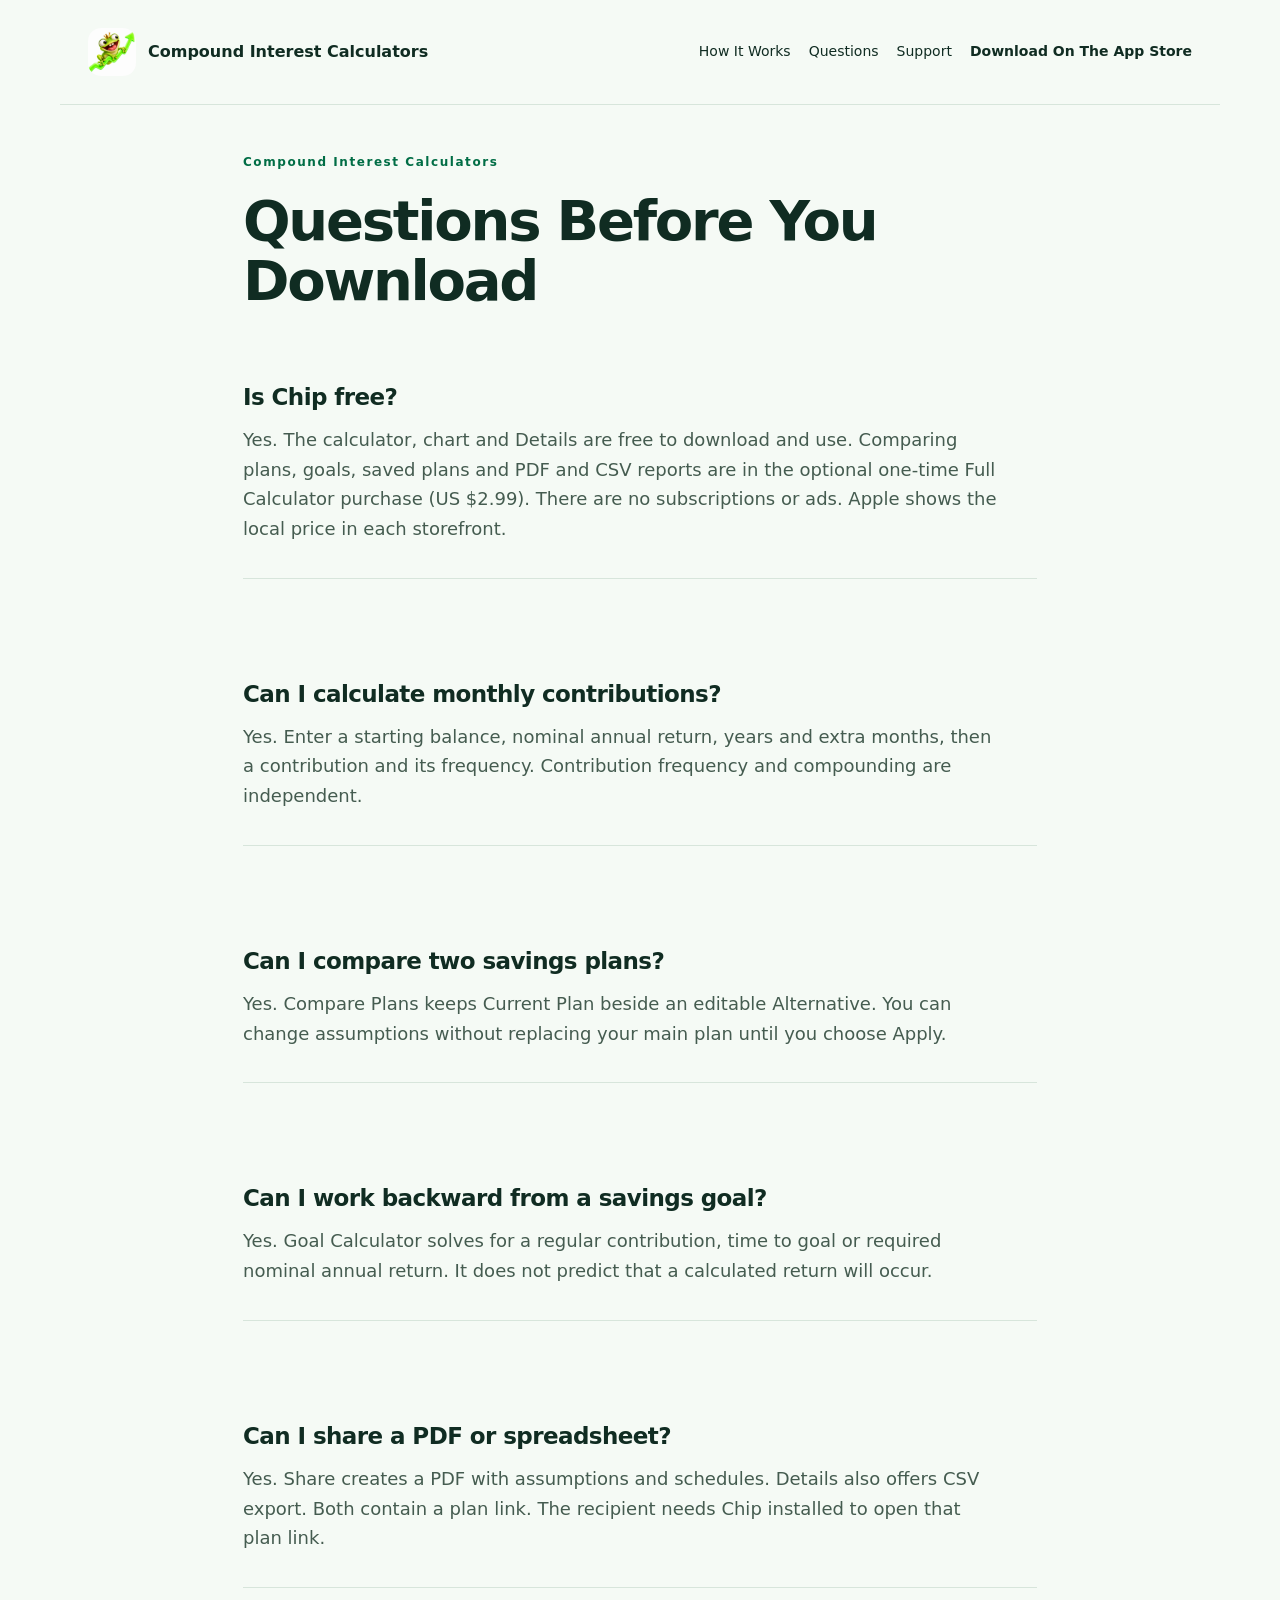
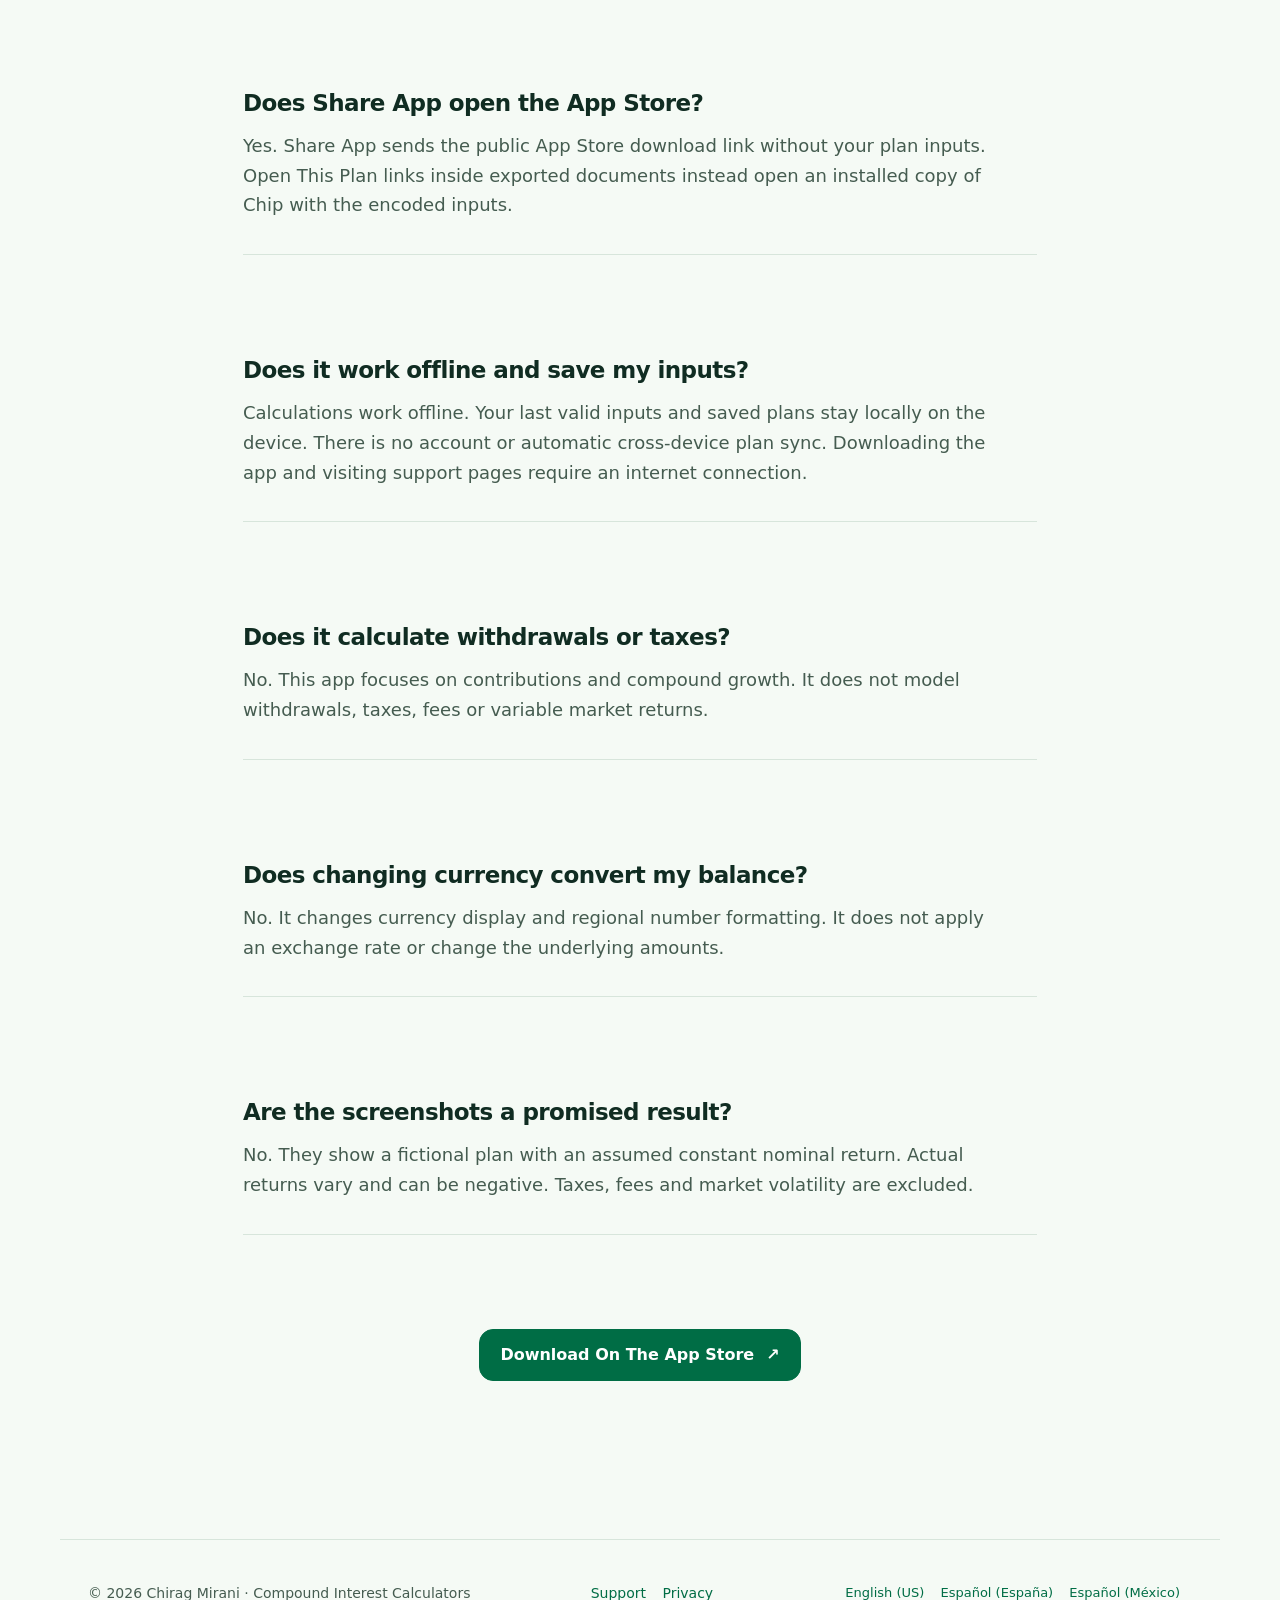
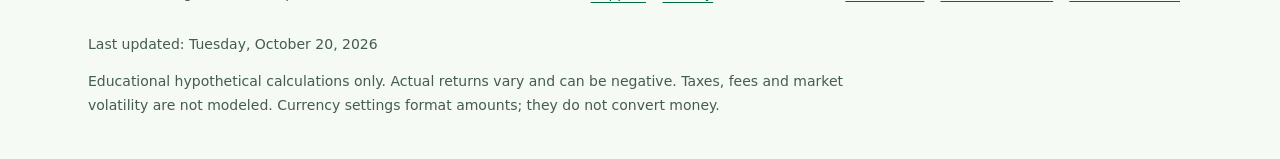
<file: faq.html>
<!doctype html><html lang="en-US"><head><meta charset="utf-8"><meta name="viewport" content="width=device-width,initial-scale=1"><title>Questions Before You Download | Compound Interest Calculators</title><meta name="description" content="Compound Interest Calculators by Chip: savings growth charts, side-by-side plan comparison, goal solving and PDF/CSV reports. Offline on iPhone and iPad. Free download, no ads."><link rel="canonical" href="https://chiragmirani.github.io/chip-compound-calculator/faq.html"><link rel="alternate" hreflang="en-US" href="https://chiragmirani.github.io/chip-compound-calculator/faq.html"><link rel="alternate" hreflang="es-ES" href="https://chiragmirani.github.io/chip-compound-calculator/es-ES/faq.html"><link rel="alternate" hreflang="es-MX" href="https://chiragmirani.github.io/chip-compound-calculator/es-MX/faq.html"><link rel="alternate" hreflang="x-default" href="https://chiragmirani.github.io/chip-compound-calculator/faq.html"><meta name="apple-itunes-app" content="app-id=6822411872"><meta name="theme-color" content="#103b2a"><meta property="og:type" content="website"><meta property="og:title" content="Questions Before You Download | Compound Interest Calculators"><meta property="og:description" content="Compound Interest Calculators by Chip: savings growth charts, side-by-side plan comparison, goal solving and PDF/CSV reports. Offline on iPhone and iPad. Free download, no ads."><meta property="og:url" content="https://chiragmirani.github.io/chip-compound-calculator/faq.html"><meta property="og:image" content="https://chiragmirani.github.io/chip-compound-calculator/icon.png"><meta property="og:image:alt" content="Chip mascot"><meta name="twitter:card" content="summary"><meta name="twitter:title" content="Questions Before You Download | Compound Interest Calculators"><meta name="twitter:description" content="Compound Interest Calculators by Chip: savings growth charts, side-by-side plan comparison, goal solving and PDF/CSV reports. Offline on iPhone and iPad. Free download, no ads."><link rel="icon" href="https://chiragmirani.github.io/chip-compound-calculator/icon.png"><link rel="stylesheet" href="https://chiragmirani.github.io/chip-compound-calculator/styles.css?v=marketing-20261014"><script type="application/ld+json">{"@context": "https://schema.org", "@type": "FAQPage", "@id": "https://chiragmirani.github.io/chip-compound-calculator/faq.html#faq", "url": "https://chiragmirani.github.io/chip-compound-calculator/faq.html", "inLanguage": "en-US", "dateModified": "2026-10-20", "about": {"@id": "https://chiragmirani.github.io/chip-compound-calculator/#app"}, "mainEntity": [{"@type": "Question", "name": "Is Chip free?", "acceptedAnswer": {"@type": "Answer", "text": "Yes. The calculator, chart and Details are free to download and use. Comparing plans, goals, saved plans and PDF and CSV reports are in the optional one-time Full Calculator purchase (US $2.99). There are no subscriptions or ads. Apple shows the local price in each storefront."}}, {"@type": "Question", "name": "Can I calculate monthly contributions?", "acceptedAnswer": {"@type": "Answer", "text": "Yes. Enter a starting balance, nominal annual return, years and extra months, then a contribution and its frequency. Contribution frequency and compounding are independent."}}, {"@type": "Question", "name": "Can I compare two savings plans?", "acceptedAnswer": {"@type": "Answer", "text": "Yes. Compare Plans keeps Current Plan beside an editable Alternative. You can change assumptions without replacing your main plan until you choose Apply."}}, {"@type": "Question", "name": "Can I work backward from a savings goal?", "acceptedAnswer": {"@type": "Answer", "text": "Yes. Goal Calculator solves for a regular contribution, time to goal or required nominal annual return. It does not predict that a calculated return will occur."}}, {"@type": "Question", "name": "Can I share a PDF or spreadsheet?", "acceptedAnswer": {"@type": "Answer", "text": "Yes. Share creates a PDF with assumptions and schedules. Details also offers CSV export. Both contain a plan link. The recipient needs Chip installed to open that plan link."}}, {"@type": "Question", "name": "Does Share App open the App Store?", "acceptedAnswer": {"@type": "Answer", "text": "Yes. Share App sends the public App Store download link without your plan inputs. Open This Plan links inside exported documents instead open an installed copy of Chip with the encoded inputs."}}, {"@type": "Question", "name": "Does it work offline and save my inputs?", "acceptedAnswer": {"@type": "Answer", "text": "Calculations work offline. Your last valid inputs and saved plans stay locally on the device. There is no account or automatic cross-device plan sync. Downloading the app and visiting support pages require an internet connection."}}, {"@type": "Question", "name": "Does it calculate withdrawals or taxes?", "acceptedAnswer": {"@type": "Answer", "text": "No. This app focuses on contributions and compound growth. It does not model withdrawals, taxes, fees or variable market returns."}}, {"@type": "Question", "name": "Does changing currency convert my balance?", "acceptedAnswer": {"@type": "Answer", "text": "No. It changes currency display and regional number formatting. It does not apply an exchange rate or change the underlying amounts."}}, {"@type": "Question", "name": "Are the screenshots a promised result?", "acceptedAnswer": {"@type": "Answer", "text": "No. They show a fictional plan with an assumed constant nominal return. Actual returns vary and can be negative. Taxes, fees and market volatility are excluded."}}]}</script></head><body><a class="skip" href="#main">Skip to content</a><header><a class="brand" href="https://chiragmirani.github.io/chip-compound-calculator/"><img src="https://chiragmirani.github.io/chip-compound-calculator/icon.png" width="48" height="48" alt=""><span>Compound Interest Calculators</span></a><nav aria-label="Main navigation"><a href="https://chiragmirani.github.io/chip-compound-calculator/how-it-works.html">How It Works</a><a href="https://chiragmirani.github.io/chip-compound-calculator/faq.html">Questions</a><a href="https://chiragmirani.github.io/chip-compound-calculator/support.html">Support</a><a class="nav-download" href="https://apps.apple.com/app/id6822411872">Download On The App Store</a></nav></header><main id="main" class="reading"><p class="eyebrow">Compound Interest Calculators</p><h1>Questions Before You Download</h1><section class="answer"><h2>Is Chip free?</h2><p>Yes. The calculator, chart and Details are free to download and use. Comparing plans, goals, saved plans and PDF and CSV reports are in the optional one-time Full Calculator purchase (US $2.99). There are no subscriptions or ads. Apple shows the local price in each storefront.</p></section><section class="answer"><h2>Can I calculate monthly contributions?</h2><p>Yes. Enter a starting balance, nominal annual return, years and extra months, then a contribution and its frequency. Contribution frequency and compounding are independent.</p></section><section class="answer"><h2>Can I compare two savings plans?</h2><p>Yes. Compare Plans keeps Current Plan beside an editable Alternative. You can change assumptions without replacing your main plan until you choose Apply.</p></section><section class="answer"><h2>Can I work backward from a savings goal?</h2><p>Yes. Goal Calculator solves for a regular contribution, time to goal or required nominal annual return. It does not predict that a calculated return will occur.</p></section><section class="answer"><h2>Can I share a PDF or spreadsheet?</h2><p>Yes. Share creates a PDF with assumptions and schedules. Details also offers CSV export. Both contain a plan link. The recipient needs Chip installed to open that plan link.</p></section><section class="answer"><h2>Does Share App open the App Store?</h2><p>Yes. Share App sends the public App Store download link without your plan inputs. Open This Plan links inside exported documents instead open an installed copy of Chip with the encoded inputs.</p></section><section class="answer"><h2>Does it work offline and save my inputs?</h2><p>Calculations work offline. Your last valid inputs and saved plans stay locally on the device. There is no account or automatic cross-device plan sync. Downloading the app and visiting support pages require an internet connection.</p></section><section class="answer"><h2>Does it calculate withdrawals or taxes?</h2><p>No. This app focuses on contributions and compound growth. It does not model withdrawals, taxes, fees or variable market returns.</p></section><section class="answer"><h2>Does changing currency convert my balance?</h2><p>No. It changes currency display and regional number formatting. It does not apply an exchange rate or change the underlying amounts.</p></section><section class="answer"><h2>Are the screenshots a promised result?</h2><p>No. They show a fictional plan with an assumed constant nominal return. Actual returns vary and can be negative. Taxes, fees and market volatility are excluded.</p></section><section class="closing"><a class="button" href="https://apps.apple.com/app/id6822411872">Download On The App Store <span aria-hidden="true">↗</span></a></section></main><footer><div class="footer-grid"><p>© 2026 Chirag Mirani · Compound Interest Calculators</p><p><a href="https://chiragmirani.github.io/chip-compound-calculator/support.html">Support</a> <a href="https://chiragmirani.github.io/chip-compound-calculator/privacy.html">Privacy</a> </p><p class="languages"><a lang="en-US" href="https://chiragmirani.github.io/chip-compound-calculator/faq.html">English (US)</a> <a lang="es-ES" href="https://chiragmirani.github.io/chip-compound-calculator/es-ES/faq.html">Español (España)</a> <a lang="es-MX" href="https://chiragmirani.github.io/chip-compound-calculator/es-MX/faq.html">Español (México)</a> </p></div><p class="fine">Last updated: Tuesday, October 20, 2026</p><p class="fine">Educational hypothetical calculations only. Actual returns vary and can be negative. Taxes, fees and market volatility are not modeled. Currency settings format amounts; they do not convert money.</p></footer><script src="https://chiragmirani.github.io/chip-compound-calculator/share.js?v=marketing-20261014" defer></script></body></html>
</file>
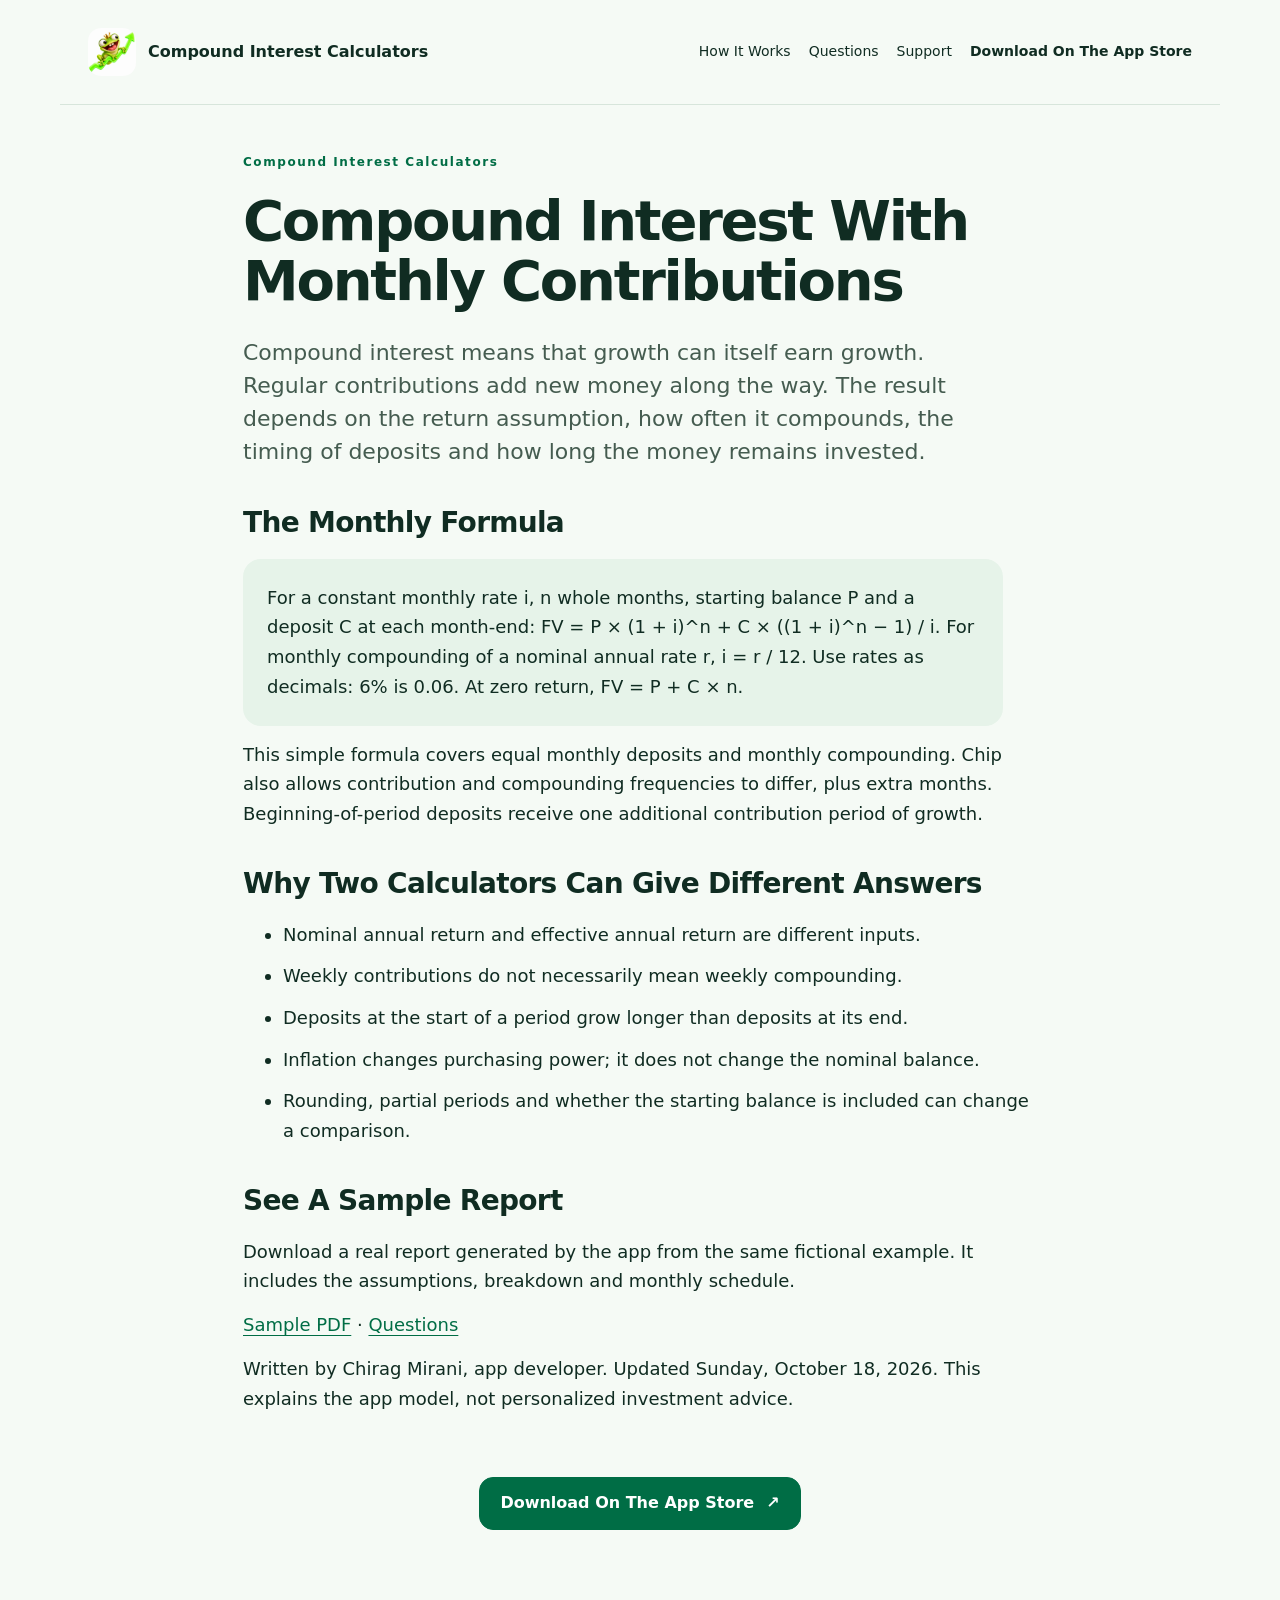
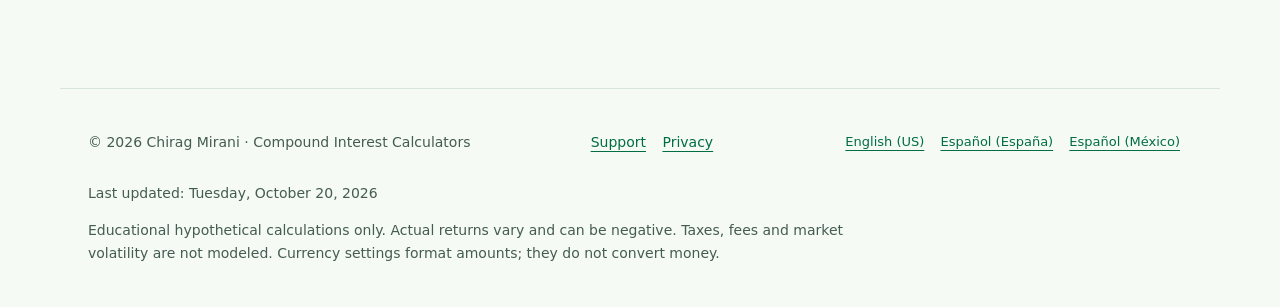
<file: how-it-works.html>
<!doctype html><html lang="en-US"><head><meta charset="utf-8"><meta name="viewport" content="width=device-width,initial-scale=1"><title>Compound Interest With Monthly Contributions | Compound Interest Calculators</title><meta name="description" content="Compound Interest Calculators by Chip: savings growth charts, side-by-side plan comparison, goal solving and PDF/CSV reports. Offline on iPhone and iPad. Free download, no ads."><link rel="canonical" href="https://chiragmirani.github.io/chip-compound-calculator/how-it-works.html"><link rel="alternate" hreflang="en-US" href="https://chiragmirani.github.io/chip-compound-calculator/how-it-works.html"><link rel="alternate" hreflang="es-ES" href="https://chiragmirani.github.io/chip-compound-calculator/es-ES/how-it-works.html"><link rel="alternate" hreflang="es-MX" href="https://chiragmirani.github.io/chip-compound-calculator/es-MX/how-it-works.html"><link rel="alternate" hreflang="x-default" href="https://chiragmirani.github.io/chip-compound-calculator/how-it-works.html"><meta name="apple-itunes-app" content="app-id=6822411872"><meta name="theme-color" content="#103b2a"><meta property="og:type" content="website"><meta property="og:title" content="Compound Interest With Monthly Contributions | Compound Interest Calculators"><meta property="og:description" content="Compound Interest Calculators by Chip: savings growth charts, side-by-side plan comparison, goal solving and PDF/CSV reports. Offline on iPhone and iPad. Free download, no ads."><meta property="og:url" content="https://chiragmirani.github.io/chip-compound-calculator/how-it-works.html"><meta property="og:image" content="https://chiragmirani.github.io/chip-compound-calculator/icon.png"><meta property="og:image:alt" content="Chip mascot"><meta name="twitter:card" content="summary"><meta name="twitter:title" content="Compound Interest With Monthly Contributions | Compound Interest Calculators"><meta name="twitter:description" content="Compound Interest Calculators by Chip: savings growth charts, side-by-side plan comparison, goal solving and PDF/CSV reports. Offline on iPhone and iPad. Free download, no ads."><link rel="icon" href="https://chiragmirani.github.io/chip-compound-calculator/icon.png"><link rel="stylesheet" href="https://chiragmirani.github.io/chip-compound-calculator/styles.css?v=marketing-20261014"><script type="application/ld+json">{"@context": "https://schema.org", "@type": "WebPage", "@id": "https://chiragmirani.github.io/chip-compound-calculator/how-it-works.html#webpage", "url": "https://chiragmirani.github.io/chip-compound-calculator/how-it-works.html", "name": "Compound Interest With Monthly Contributions | Compound Interest Calculators", "inLanguage": "en-US", "dateModified": "2026-10-20", "author": {"@type": "Person", "name": "Chirag Mirani"}, "about": {"@id": "https://chiragmirani.github.io/chip-compound-calculator/#app"}}</script></head><body><a class="skip" href="#main">Skip to content</a><header><a class="brand" href="https://chiragmirani.github.io/chip-compound-calculator/"><img src="https://chiragmirani.github.io/chip-compound-calculator/icon.png" width="48" height="48" alt=""><span>Compound Interest Calculators</span></a><nav aria-label="Main navigation"><a href="https://chiragmirani.github.io/chip-compound-calculator/how-it-works.html">How It Works</a><a href="https://chiragmirani.github.io/chip-compound-calculator/faq.html">Questions</a><a href="https://chiragmirani.github.io/chip-compound-calculator/support.html">Support</a><a class="nav-download" href="https://apps.apple.com/app/id6822411872">Download On The App Store</a></nav></header><main id="main" class="reading"><p class="eyebrow">Compound Interest Calculators</p><h1>Compound Interest With Monthly Contributions</h1><p class="lead">Compound interest means that growth can itself earn growth. Regular contributions add new money along the way. The result depends on the return assumption, how often it compounds, the timing of deposits and how long the money remains invested.</p><h2>The Monthly Formula</h2><p class="formula">For a constant monthly rate i, n whole months, starting balance P and a deposit C at each month-end: FV = P × (1 + i)^n + C × ((1 + i)^n − 1) / i. For monthly compounding of a nominal annual rate r, i = r / 12. Use rates as decimals: 6% is 0.06. At zero return, FV = P + C × n.</p><p>This simple formula covers equal monthly deposits and monthly compounding. Chip also allows contribution and compounding frequencies to differ, plus extra months. Beginning-of-period deposits receive one additional contribution period of growth.</p><h2>Why Two Calculators Can Give Different Answers</h2><ul><li>Nominal annual return and effective annual return are different inputs.</li><li>Weekly contributions do not necessarily mean weekly compounding.</li><li>Deposits at the start of a period grow longer than deposits at its end.</li><li>Inflation changes purchasing power; it does not change the nominal balance.</li><li>Rounding, partial periods and whether the starting balance is included can change a comparison.</li></ul><h2>See A Sample Report</h2><p>Download a real report generated by the app from the same fictional example. It includes the assumptions, breakdown and monthly schedule.</p><p><a href="https://chiragmirani.github.io/chip-compound-calculator/assets/en-US-sample.pdf">Sample PDF</a> · <a href="faq.html">Questions</a></p><p>Written by Chirag Mirani, app developer. Updated Sunday, October 18, 2026. This explains the app model, not personalized investment advice.</p><section class="closing"><a class="button" href="https://apps.apple.com/app/id6822411872">Download On The App Store <span aria-hidden="true">↗</span></a></section></main><footer><div class="footer-grid"><p>© 2026 Chirag Mirani · Compound Interest Calculators</p><p><a href="https://chiragmirani.github.io/chip-compound-calculator/support.html">Support</a> <a href="https://chiragmirani.github.io/chip-compound-calculator/privacy.html">Privacy</a> </p><p class="languages"><a lang="en-US" href="https://chiragmirani.github.io/chip-compound-calculator/how-it-works.html">English (US)</a> <a lang="es-ES" href="https://chiragmirani.github.io/chip-compound-calculator/es-ES/how-it-works.html">Español (España)</a> <a lang="es-MX" href="https://chiragmirani.github.io/chip-compound-calculator/es-MX/how-it-works.html">Español (México)</a> </p></div><p class="fine">Last updated: Tuesday, October 20, 2026</p><p class="fine">Educational hypothetical calculations only. Actual returns vary and can be negative. Taxes, fees and market volatility are not modeled. Currency settings format amounts; they do not convert money.</p></footer><script src="https://chiragmirani.github.io/chip-compound-calculator/share.js?v=marketing-20261014" defer></script></body></html>
</file>
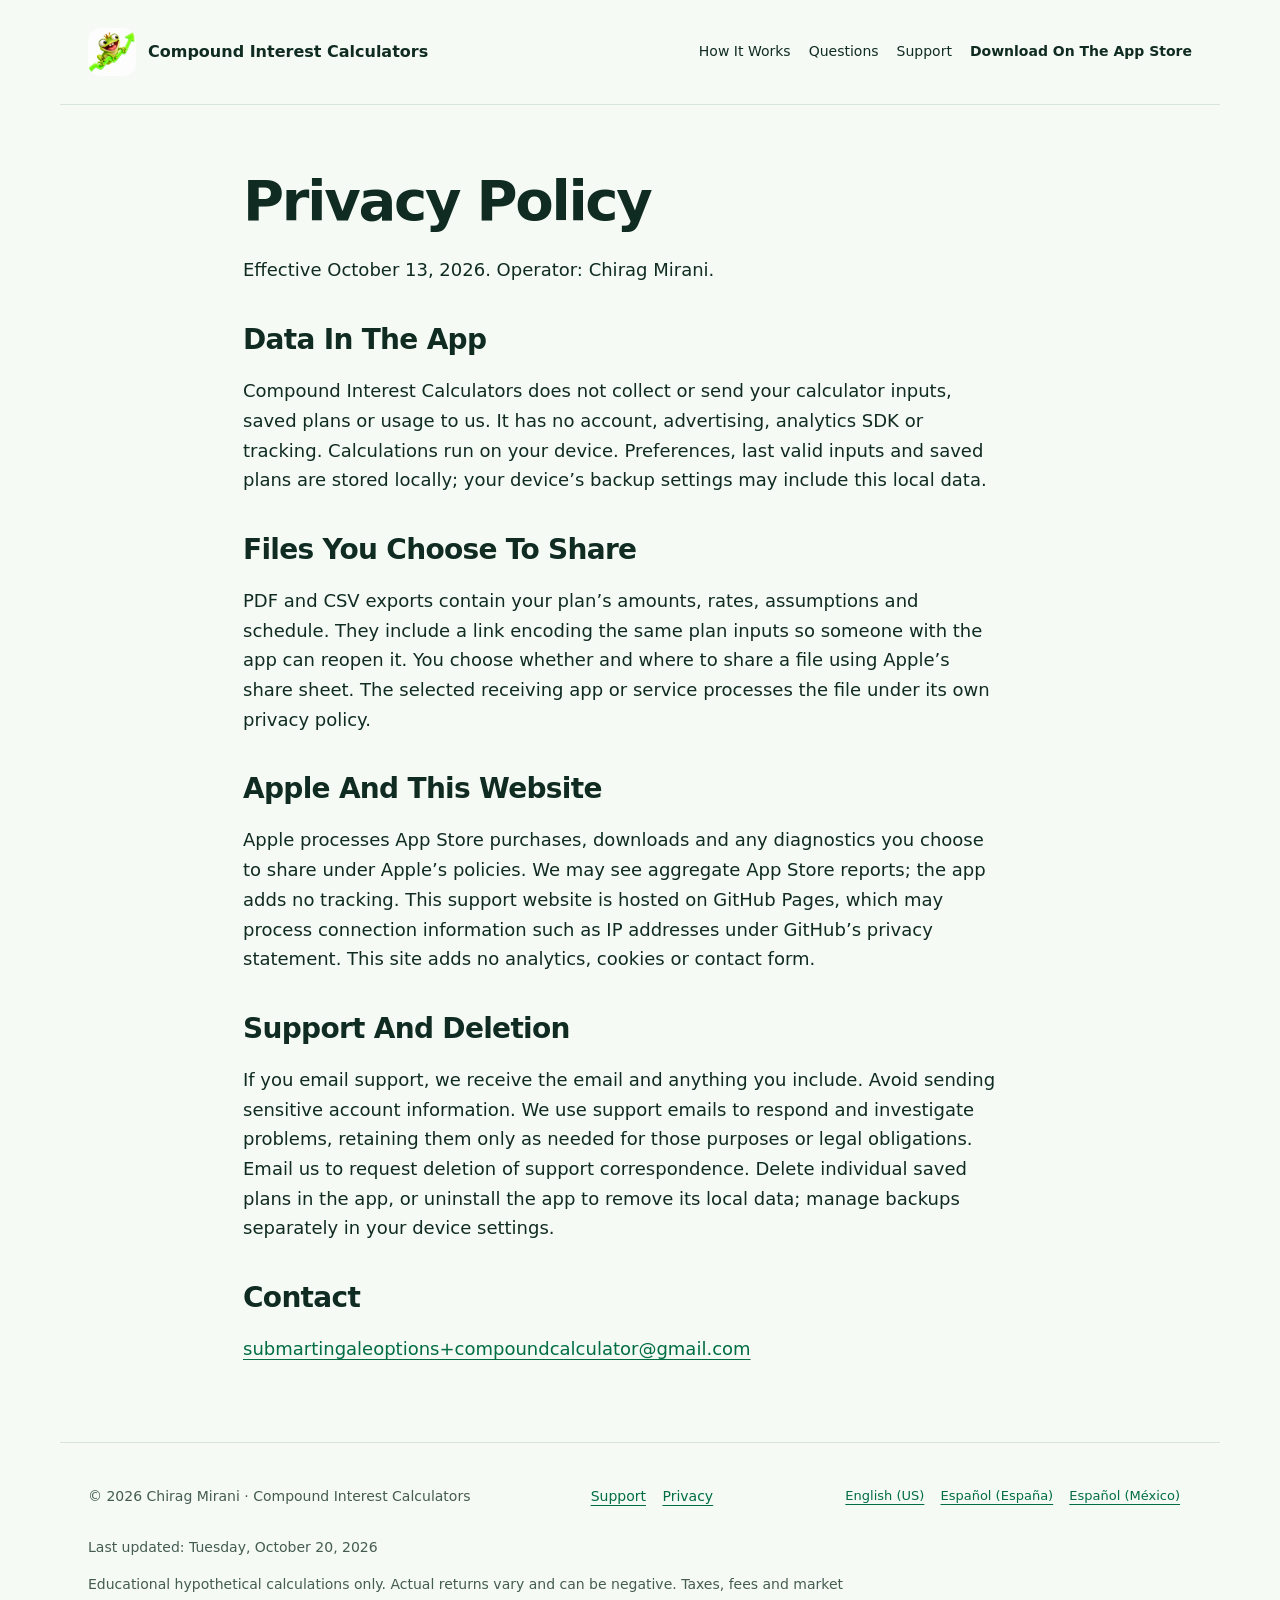
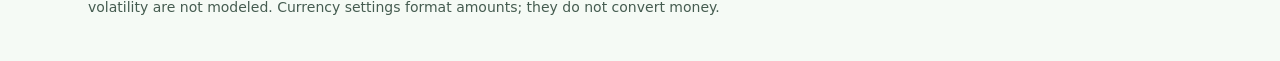
<file: privacy.html>
<!doctype html><html lang="en-US"><head><meta charset="utf-8"><meta name="viewport" content="width=device-width,initial-scale=1"><title>Privacy | Compound Interest Calculators</title><meta name="description" content="Privacy policy for Compound Interest Calculators"><link rel="canonical" href="https://chiragmirani.github.io/chip-compound-calculator/privacy.html"><link rel="alternate" hreflang="en-US" href="https://chiragmirani.github.io/chip-compound-calculator/privacy.html"><link rel="alternate" hreflang="es-ES" href="https://chiragmirani.github.io/chip-compound-calculator/es-ES/privacy.html"><link rel="alternate" hreflang="es-MX" href="https://chiragmirani.github.io/chip-compound-calculator/es-MX/privacy.html"><link rel="alternate" hreflang="x-default" href="https://chiragmirani.github.io/chip-compound-calculator/privacy.html"><meta name="apple-itunes-app" content="app-id=6822411872"><meta name="theme-color" content="#103b2a"><meta property="og:type" content="website"><meta property="og:title" content="Privacy | Compound Interest Calculators"><meta property="og:description" content="Privacy policy for Compound Interest Calculators"><meta property="og:url" content="https://chiragmirani.github.io/chip-compound-calculator/privacy.html"><meta property="og:image" content="https://chiragmirani.github.io/chip-compound-calculator/icon.png"><meta property="og:image:alt" content="Chip mascot"><meta name="twitter:card" content="summary"><meta name="twitter:title" content="Privacy | Compound Interest Calculators"><meta name="twitter:description" content="Privacy policy for Compound Interest Calculators"><link rel="icon" href="https://chiragmirani.github.io/chip-compound-calculator/icon.png"><link rel="stylesheet" href="https://chiragmirani.github.io/chip-compound-calculator/styles.css?v=marketing-20261014"><script type="application/ld+json">{"@context": "https://schema.org", "@type": "WebPage", "@id": "https://chiragmirani.github.io/chip-compound-calculator/privacy.html#webpage", "url": "https://chiragmirani.github.io/chip-compound-calculator/privacy.html", "name": "Privacy | Compound Interest Calculators", "inLanguage": "en-US", "dateModified": "2026-10-20", "author": {"@type": "Person", "name": "Chirag Mirani"}, "about": {"@id": "https://chiragmirani.github.io/chip-compound-calculator/#app"}}</script></head><body><a class="skip" href="#main">Skip to content</a><header><a class="brand" href="https://chiragmirani.github.io/chip-compound-calculator/"><img src="https://chiragmirani.github.io/chip-compound-calculator/icon.png" width="48" height="48" alt=""><span>Compound Interest Calculators</span></a><nav aria-label="Main navigation"><a href="https://chiragmirani.github.io/chip-compound-calculator/how-it-works.html">How It Works</a><a href="https://chiragmirani.github.io/chip-compound-calculator/faq.html">Questions</a><a href="https://chiragmirani.github.io/chip-compound-calculator/support.html">Support</a><a class="nav-download" href="https://apps.apple.com/app/id6822411872">Download On The App Store</a></nav></header><main id="main" class="reading"><h1>Privacy Policy</h1><p>Effective October 13, 2026. Operator: Chirag Mirani.</p><h2>Data In The App</h2><p>Compound Interest Calculators does not collect or send your calculator inputs, saved plans or usage to us. It has no account, advertising, analytics SDK or tracking. Calculations run on your device. Preferences, last valid inputs and saved plans are stored locally; your device’s backup settings may include this local data.</p><h2>Files You Choose To Share</h2><p>PDF and CSV exports contain your plan’s amounts, rates, assumptions and schedule. They include a link encoding the same plan inputs so someone with the app can reopen it. You choose whether and where to share a file using Apple’s share sheet. The selected receiving app or service processes the file under its own privacy policy.</p><h2>Apple And This Website</h2><p>Apple processes App Store purchases, downloads and any diagnostics you choose to share under Apple’s policies. We may see aggregate App Store reports; the app adds no tracking. This support website is hosted on GitHub Pages, which may process connection information such as IP addresses under GitHub’s privacy statement. This site adds no analytics, cookies or contact form.</p><h2>Support And Deletion</h2><p>If you email support, we receive the email and anything you include. Avoid sending sensitive account information. We use support emails to respond and investigate problems, retaining them only as needed for those purposes or legal obligations. Email us to request deletion of support correspondence. Delete individual saved plans in the app, or uninstall the app to remove its local data; manage backups separately in your device settings.</p><h2>Contact</h2><p><a href="mailto:submartingaleoptions+compoundcalculator@gmail.com">submartingaleoptions+compoundcalculator@gmail.com</a></p></main><footer><div class="footer-grid"><p>© 2026 Chirag Mirani · Compound Interest Calculators</p><p><a href="https://chiragmirani.github.io/chip-compound-calculator/support.html">Support</a> <a href="https://chiragmirani.github.io/chip-compound-calculator/privacy.html">Privacy</a> </p><p class="languages"><a lang="en-US" href="https://chiragmirani.github.io/chip-compound-calculator/privacy.html">English (US)</a> <a lang="es-ES" href="https://chiragmirani.github.io/chip-compound-calculator/es-ES/privacy.html">Español (España)</a> <a lang="es-MX" href="https://chiragmirani.github.io/chip-compound-calculator/es-MX/privacy.html">Español (México)</a> </p></div><p class="fine">Last updated: Tuesday, October 20, 2026</p><p class="fine">Educational hypothetical calculations only. Actual returns vary and can be negative. Taxes, fees and market volatility are not modeled. Currency settings format amounts; they do not convert money.</p></footer><script src="https://chiragmirani.github.io/chip-compound-calculator/share.js?v=marketing-20261014" defer></script></body></html>
</file>
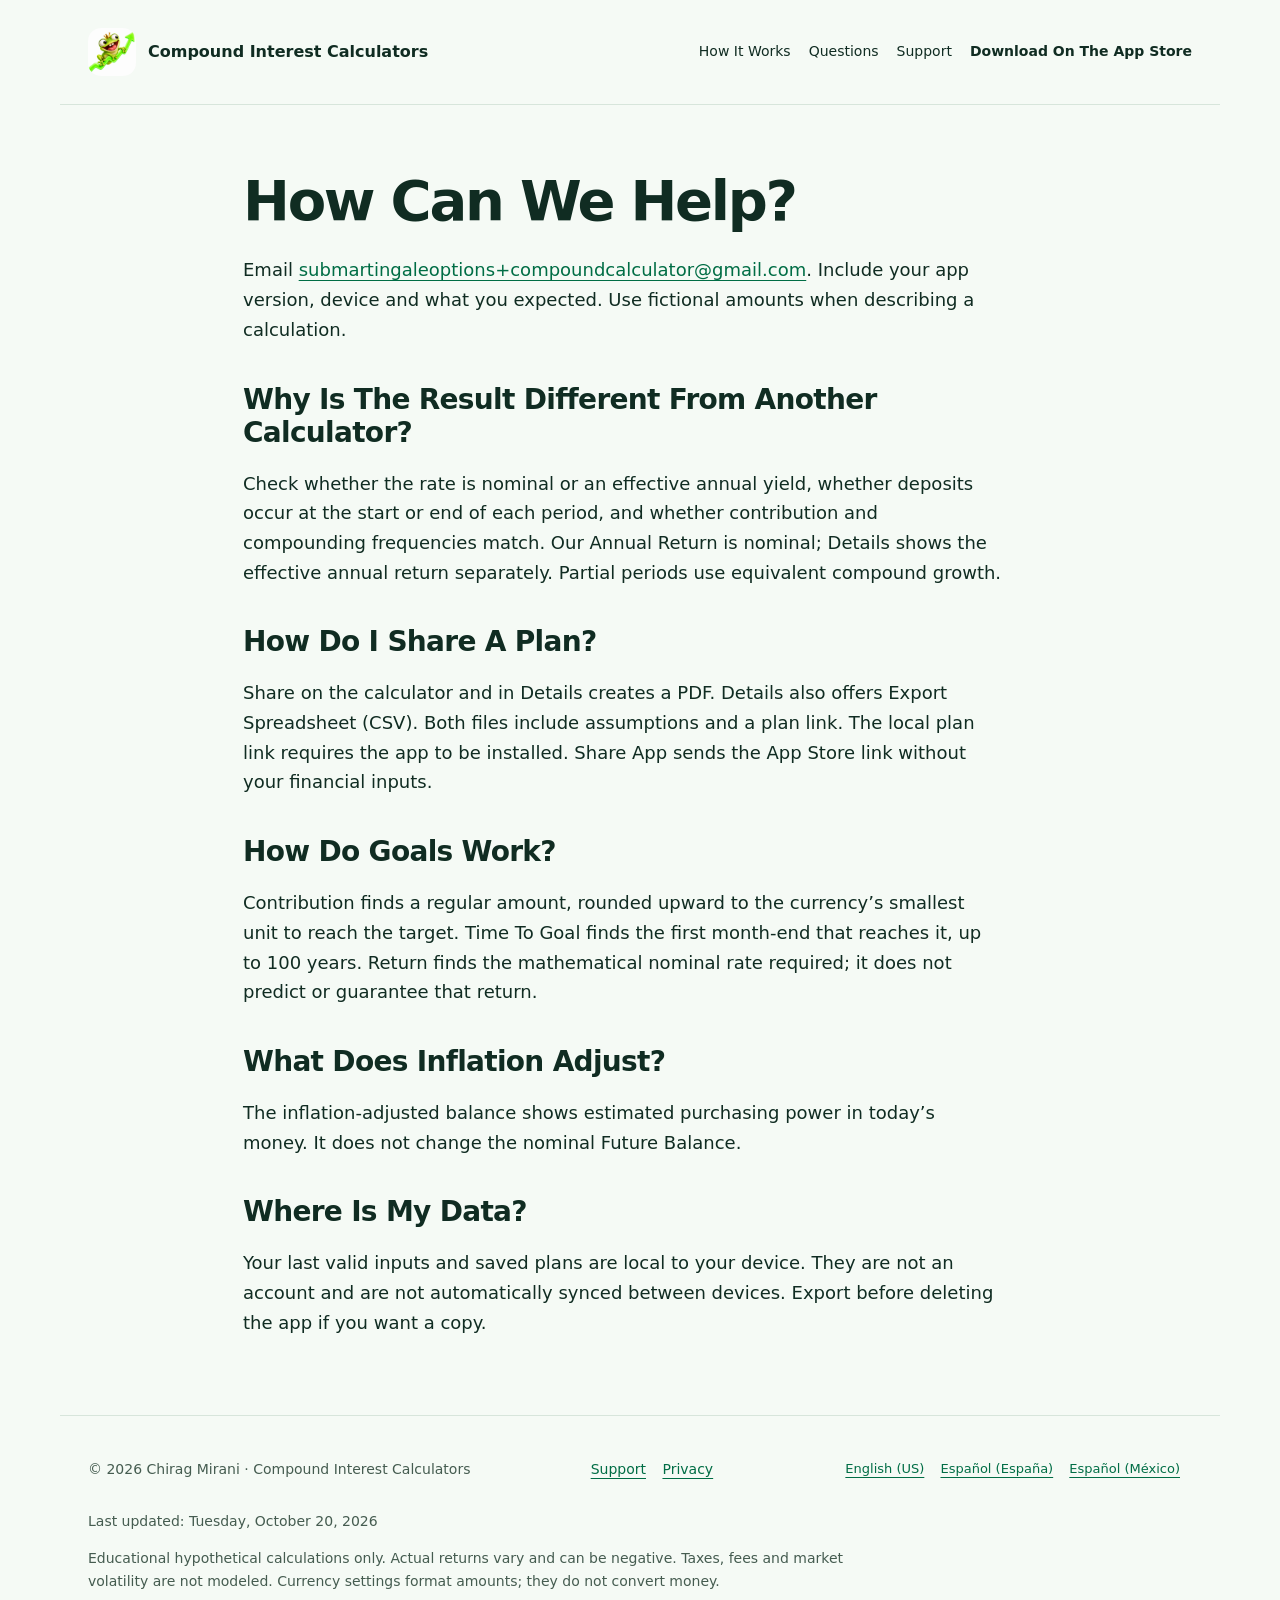
<file: support.html>
<!doctype html><html lang="en-US"><head><meta charset="utf-8"><meta name="viewport" content="width=device-width,initial-scale=1"><title>Support | Compound Interest Calculators</title><meta name="description" content="Support and help for Compound Interest Calculators"><link rel="canonical" href="https://chiragmirani.github.io/chip-compound-calculator/support.html"><link rel="alternate" hreflang="en-US" href="https://chiragmirani.github.io/chip-compound-calculator/support.html"><link rel="alternate" hreflang="es-ES" href="https://chiragmirani.github.io/chip-compound-calculator/es-ES/support.html"><link rel="alternate" hreflang="es-MX" href="https://chiragmirani.github.io/chip-compound-calculator/es-MX/support.html"><link rel="alternate" hreflang="x-default" href="https://chiragmirani.github.io/chip-compound-calculator/support.html"><meta name="apple-itunes-app" content="app-id=6822411872"><meta name="theme-color" content="#103b2a"><meta property="og:type" content="website"><meta property="og:title" content="Support | Compound Interest Calculators"><meta property="og:description" content="Support and help for Compound Interest Calculators"><meta property="og:url" content="https://chiragmirani.github.io/chip-compound-calculator/support.html"><meta property="og:image" content="https://chiragmirani.github.io/chip-compound-calculator/icon.png"><meta property="og:image:alt" content="Chip mascot"><meta name="twitter:card" content="summary"><meta name="twitter:title" content="Support | Compound Interest Calculators"><meta name="twitter:description" content="Support and help for Compound Interest Calculators"><link rel="icon" href="https://chiragmirani.github.io/chip-compound-calculator/icon.png"><link rel="stylesheet" href="https://chiragmirani.github.io/chip-compound-calculator/styles.css?v=marketing-20261014"><script type="application/ld+json">{"@context": "https://schema.org", "@type": "WebPage", "@id": "https://chiragmirani.github.io/chip-compound-calculator/support.html#webpage", "url": "https://chiragmirani.github.io/chip-compound-calculator/support.html", "name": "Support | Compound Interest Calculators", "inLanguage": "en-US", "dateModified": "2026-10-20", "author": {"@type": "Person", "name": "Chirag Mirani"}, "about": {"@id": "https://chiragmirani.github.io/chip-compound-calculator/#app"}}</script></head><body><a class="skip" href="#main">Skip to content</a><header><a class="brand" href="https://chiragmirani.github.io/chip-compound-calculator/"><img src="https://chiragmirani.github.io/chip-compound-calculator/icon.png" width="48" height="48" alt=""><span>Compound Interest Calculators</span></a><nav aria-label="Main navigation"><a href="https://chiragmirani.github.io/chip-compound-calculator/how-it-works.html">How It Works</a><a href="https://chiragmirani.github.io/chip-compound-calculator/faq.html">Questions</a><a href="https://chiragmirani.github.io/chip-compound-calculator/support.html">Support</a><a class="nav-download" href="https://apps.apple.com/app/id6822411872">Download On The App Store</a></nav></header><main id="main" class="reading"><h1>How Can We Help?</h1><p>Email <a href="mailto:submartingaleoptions+compoundcalculator@gmail.com">submartingaleoptions+compoundcalculator@gmail.com</a>. Include your app version, device and what you expected. Use fictional amounts when describing a calculation.</p><h2>Why Is The Result Different From Another Calculator?</h2><p>Check whether the rate is nominal or an effective annual yield, whether deposits occur at the start or end of each period, and whether contribution and compounding frequencies match. Our Annual Return is nominal; Details shows the effective annual return separately. Partial periods use equivalent compound growth.</p><h2>How Do I Share A Plan?</h2><p>Share on the calculator and in Details creates a PDF. Details also offers Export Spreadsheet (CSV). Both files include assumptions and a plan link. The local plan link requires the app to be installed. Share App sends the App Store link without your financial inputs.</p><h2>How Do Goals Work?</h2><p>Contribution finds a regular amount, rounded upward to the currency’s smallest unit to reach the target. Time To Goal finds the first month-end that reaches it, up to 100 years. Return finds the mathematical nominal rate required; it does not predict or guarantee that return.</p><h2>What Does Inflation Adjust?</h2><p>The inflation-adjusted balance shows estimated purchasing power in today’s money. It does not change the nominal Future Balance.</p><h2>Where Is My Data?</h2><p>Your last valid inputs and saved plans are local to your device. They are not an account and are not automatically synced between devices. Export before deleting the app if you want a copy.</p></main><footer><div class="footer-grid"><p>© 2026 Chirag Mirani · Compound Interest Calculators</p><p><a href="https://chiragmirani.github.io/chip-compound-calculator/support.html">Support</a> <a href="https://chiragmirani.github.io/chip-compound-calculator/privacy.html">Privacy</a> </p><p class="languages"><a lang="en-US" href="https://chiragmirani.github.io/chip-compound-calculator/support.html">English (US)</a> <a lang="es-ES" href="https://chiragmirani.github.io/chip-compound-calculator/es-ES/support.html">Español (España)</a> <a lang="es-MX" href="https://chiragmirani.github.io/chip-compound-calculator/es-MX/support.html">Español (México)</a> </p></div><p class="fine">Last updated: Tuesday, October 20, 2026</p><p class="fine">Educational hypothetical calculations only. Actual returns vary and can be negative. Taxes, fees and market volatility are not modeled. Currency settings format amounts; they do not convert money.</p></footer><script src="https://chiragmirani.github.io/chip-compound-calculator/share.js?v=marketing-20261014" defer></script></body></html>
</file>
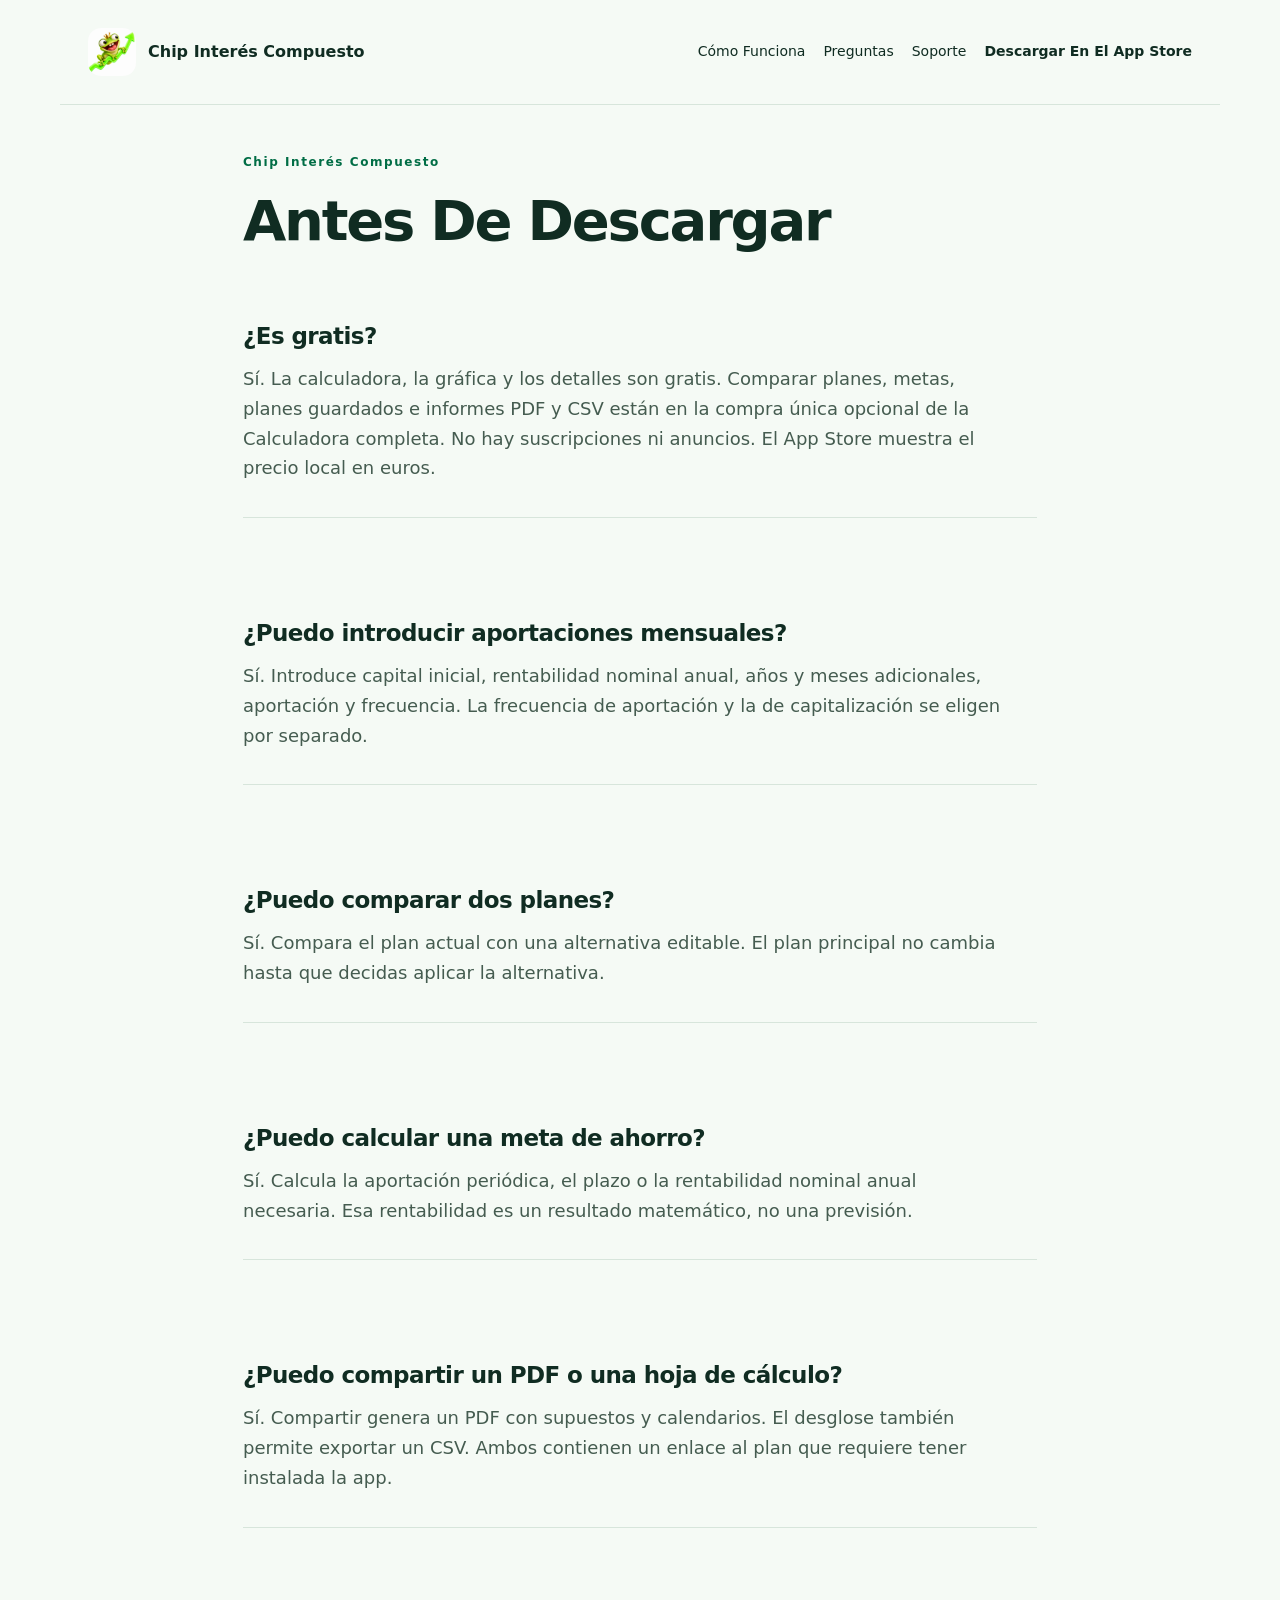
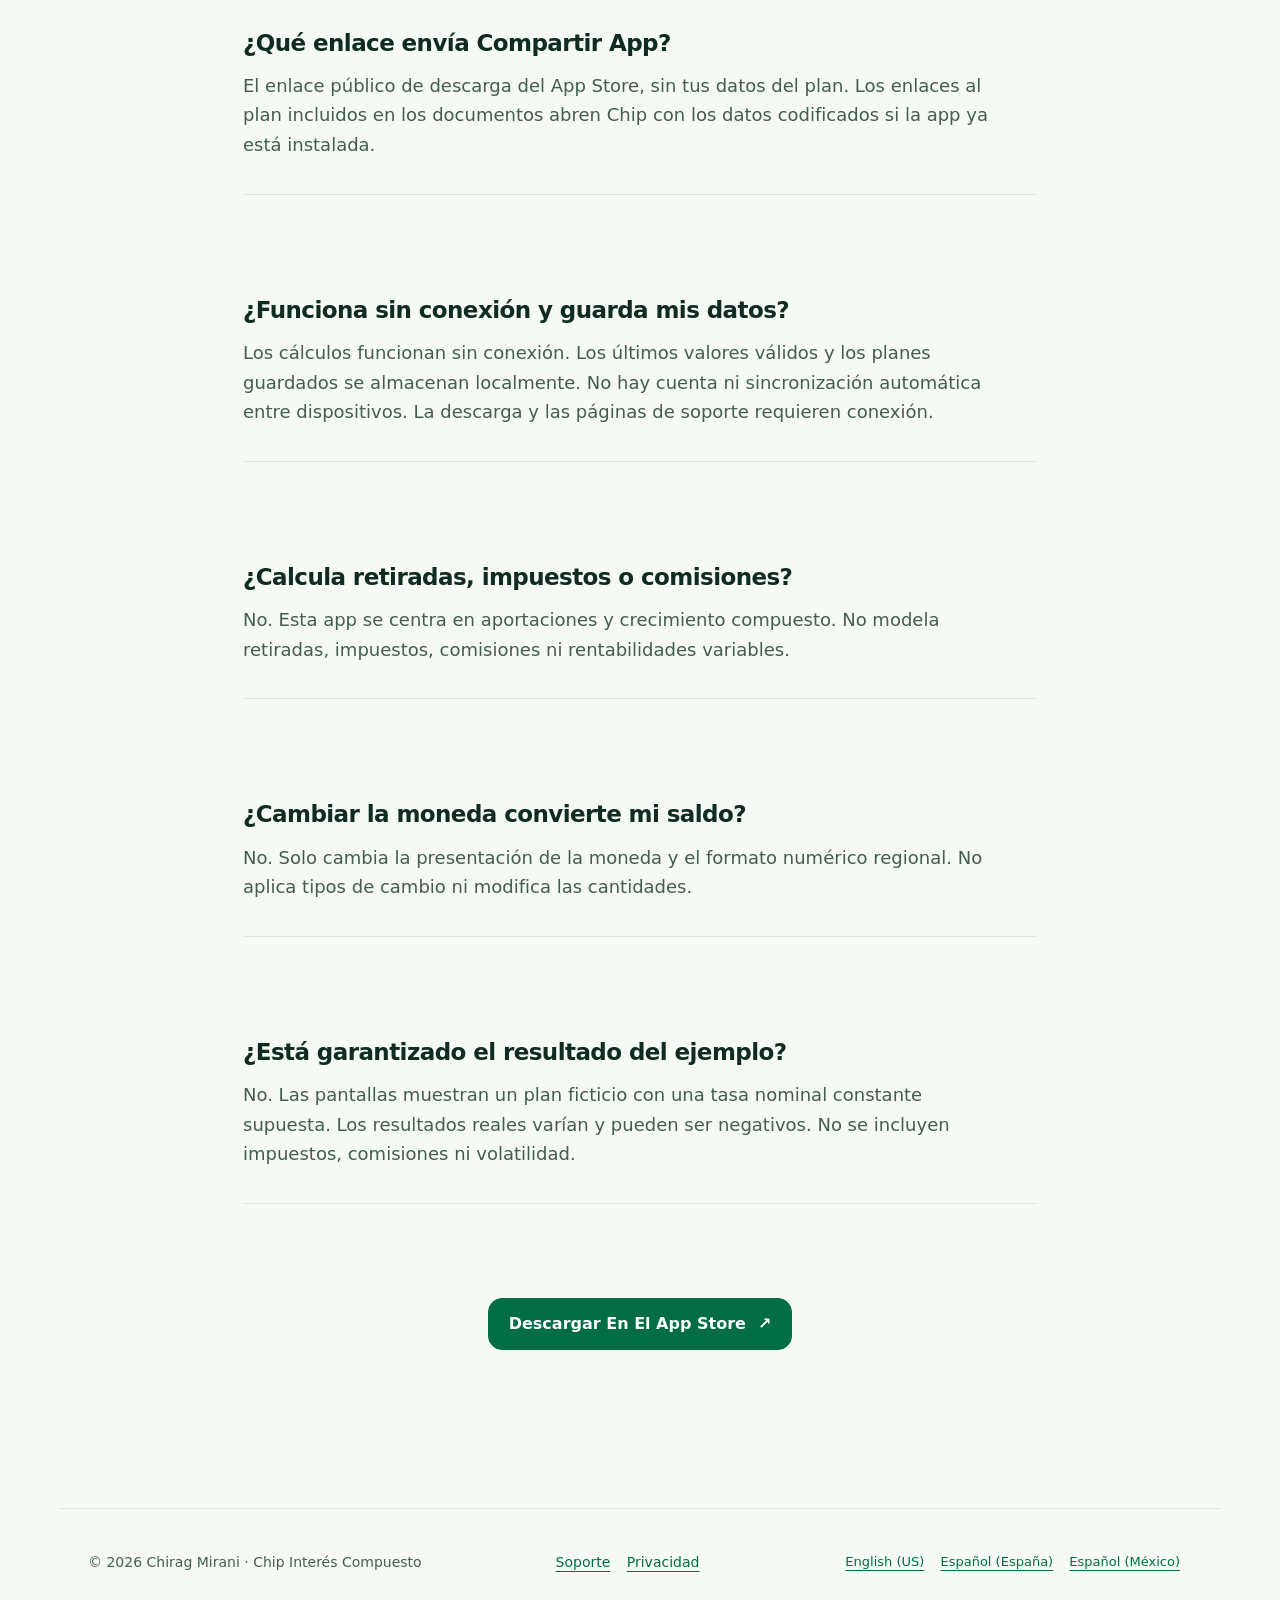
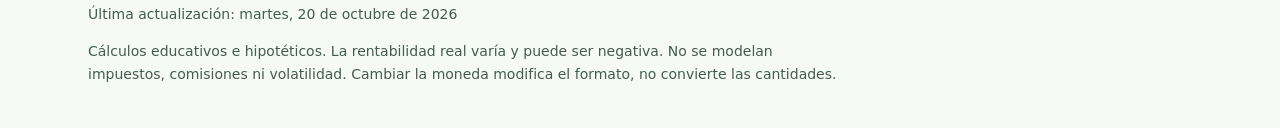
<file: es-ES/faq.html>
<!doctype html><html lang="es-ES"><head><meta charset="utf-8"><meta name="viewport" content="width=device-width,initial-scale=1"><title>Antes De Descargar | Chip Interés Compuesto</title><meta name="description" content="Visualiza tus ahorros, compara dos planes y calcula la aportación o el plazo para una meta. Informes PDF y CSV, sin anuncios ni suscripciones."><link rel="canonical" href="https://chiragmirani.github.io/chip-compound-calculator/es-ES/faq.html"><link rel="alternate" hreflang="en-US" href="https://chiragmirani.github.io/chip-compound-calculator/faq.html"><link rel="alternate" hreflang="es-ES" href="https://chiragmirani.github.io/chip-compound-calculator/es-ES/faq.html"><link rel="alternate" hreflang="es-MX" href="https://chiragmirani.github.io/chip-compound-calculator/es-MX/faq.html"><link rel="alternate" hreflang="x-default" href="https://chiragmirani.github.io/chip-compound-calculator/faq.html"><meta name="apple-itunes-app" content="app-id=6822411872"><meta name="theme-color" content="#103b2a"><meta property="og:type" content="website"><meta property="og:title" content="Antes De Descargar | Chip Interés Compuesto"><meta property="og:description" content="Visualiza tus ahorros, compara dos planes y calcula la aportación o el plazo para una meta. Informes PDF y CSV, sin anuncios ni suscripciones."><meta property="og:url" content="https://chiragmirani.github.io/chip-compound-calculator/es-ES/faq.html"><meta property="og:image" content="https://chiragmirani.github.io/chip-compound-calculator/icon.png"><meta property="og:image:alt" content="Chip mascot"><meta name="twitter:card" content="summary"><meta name="twitter:title" content="Antes De Descargar | Chip Interés Compuesto"><meta name="twitter:description" content="Visualiza tus ahorros, compara dos planes y calcula la aportación o el plazo para una meta. Informes PDF y CSV, sin anuncios ni suscripciones."><link rel="icon" href="https://chiragmirani.github.io/chip-compound-calculator/icon.png"><link rel="stylesheet" href="https://chiragmirani.github.io/chip-compound-calculator/styles.css?v=marketing-20261014"><script type="application/ld+json">{"@context": "https://schema.org", "@type": "FAQPage", "@id": "https://chiragmirani.github.io/chip-compound-calculator/es-ES/faq.html#faq", "url": "https://chiragmirani.github.io/chip-compound-calculator/es-ES/faq.html", "inLanguage": "es-ES", "dateModified": "2026-10-20", "about": {"@id": "https://chiragmirani.github.io/chip-compound-calculator/#app"}, "mainEntity": [{"@type": "Question", "name": "¿Es gratis?", "acceptedAnswer": {"@type": "Answer", "text": "Sí. La calculadora, la gráfica y los detalles son gratis. Comparar planes, metas, planes guardados e informes PDF y CSV están en la compra única opcional de la Calculadora completa. No hay suscripciones ni anuncios. El App Store muestra el precio local en euros."}}, {"@type": "Question", "name": "¿Puedo introducir aportaciones mensuales?", "acceptedAnswer": {"@type": "Answer", "text": "Sí. Introduce capital inicial, rentabilidad nominal anual, años y meses adicionales, aportación y frecuencia. La frecuencia de aportación y la de capitalización se eligen por separado."}}, {"@type": "Question", "name": "¿Puedo comparar dos planes?", "acceptedAnswer": {"@type": "Answer", "text": "Sí. Compara el plan actual con una alternativa editable. El plan principal no cambia hasta que decidas aplicar la alternativa."}}, {"@type": "Question", "name": "¿Puedo calcular una meta de ahorro?", "acceptedAnswer": {"@type": "Answer", "text": "Sí. Calcula la aportación periódica, el plazo o la rentabilidad nominal anual necesaria. Esa rentabilidad es un resultado matemático, no una previsión."}}, {"@type": "Question", "name": "¿Puedo compartir un PDF o una hoja de cálculo?", "acceptedAnswer": {"@type": "Answer", "text": "Sí. Compartir genera un PDF con supuestos y calendarios. El desglose también permite exportar un CSV. Ambos contienen un enlace al plan que requiere tener instalada la app."}}, {"@type": "Question", "name": "¿Qué enlace envía Compartir App?", "acceptedAnswer": {"@type": "Answer", "text": "El enlace público de descarga del App Store, sin tus datos del plan. Los enlaces al plan incluidos en los documentos abren Chip con los datos codificados si la app ya está instalada."}}, {"@type": "Question", "name": "¿Funciona sin conexión y guarda mis datos?", "acceptedAnswer": {"@type": "Answer", "text": "Los cálculos funcionan sin conexión. Los últimos valores válidos y los planes guardados se almacenan localmente. No hay cuenta ni sincronización automática entre dispositivos. La descarga y las páginas de soporte requieren conexión."}}, {"@type": "Question", "name": "¿Calcula retiradas, impuestos o comisiones?", "acceptedAnswer": {"@type": "Answer", "text": "No. Esta app se centra en aportaciones y crecimiento compuesto. No modela retiradas, impuestos, comisiones ni rentabilidades variables."}}, {"@type": "Question", "name": "¿Cambiar la moneda convierte mi saldo?", "acceptedAnswer": {"@type": "Answer", "text": "No. Solo cambia la presentación de la moneda y el formato numérico regional. No aplica tipos de cambio ni modifica las cantidades."}}, {"@type": "Question", "name": "¿Está garantizado el resultado del ejemplo?", "acceptedAnswer": {"@type": "Answer", "text": "No. Las pantallas muestran un plan ficticio con una tasa nominal constante supuesta. Los resultados reales varían y pueden ser negativos. No se incluyen impuestos, comisiones ni volatilidad."}}]}</script></head><body><a class="skip" href="#main">Ir al contenido</a><header><a class="brand" href="https://chiragmirani.github.io/chip-compound-calculator/es-ES/"><img src="https://chiragmirani.github.io/chip-compound-calculator/icon.png" width="48" height="48" alt=""><span>Chip Interés Compuesto</span></a><nav aria-label="Navegación principal"><a href="https://chiragmirani.github.io/chip-compound-calculator/es-ES/how-it-works.html">Cómo Funciona</a><a href="https://chiragmirani.github.io/chip-compound-calculator/es-ES/faq.html">Preguntas</a><a href="https://chiragmirani.github.io/chip-compound-calculator/es-ES/support.html">Soporte</a><a class="nav-download" href="https://apps.apple.com/app/id6822411872">Descargar En El App Store</a></nav></header><main id="main" class="reading"><p class="eyebrow">Chip Interés Compuesto</p><h1>Antes De Descargar</h1><section class="answer"><h2>¿Es gratis?</h2><p>Sí. La calculadora, la gráfica y los detalles son gratis. Comparar planes, metas, planes guardados e informes PDF y CSV están en la compra única opcional de la Calculadora completa. No hay suscripciones ni anuncios. El App Store muestra el precio local en euros.</p></section><section class="answer"><h2>¿Puedo introducir aportaciones mensuales?</h2><p>Sí. Introduce capital inicial, rentabilidad nominal anual, años y meses adicionales, aportación y frecuencia. La frecuencia de aportación y la de capitalización se eligen por separado.</p></section><section class="answer"><h2>¿Puedo comparar dos planes?</h2><p>Sí. Compara el plan actual con una alternativa editable. El plan principal no cambia hasta que decidas aplicar la alternativa.</p></section><section class="answer"><h2>¿Puedo calcular una meta de ahorro?</h2><p>Sí. Calcula la aportación periódica, el plazo o la rentabilidad nominal anual necesaria. Esa rentabilidad es un resultado matemático, no una previsión.</p></section><section class="answer"><h2>¿Puedo compartir un PDF o una hoja de cálculo?</h2><p>Sí. Compartir genera un PDF con supuestos y calendarios. El desglose también permite exportar un CSV. Ambos contienen un enlace al plan que requiere tener instalada la app.</p></section><section class="answer"><h2>¿Qué enlace envía Compartir App?</h2><p>El enlace público de descarga del App Store, sin tus datos del plan. Los enlaces al plan incluidos en los documentos abren Chip con los datos codificados si la app ya está instalada.</p></section><section class="answer"><h2>¿Funciona sin conexión y guarda mis datos?</h2><p>Los cálculos funcionan sin conexión. Los últimos valores válidos y los planes guardados se almacenan localmente. No hay cuenta ni sincronización automática entre dispositivos. La descarga y las páginas de soporte requieren conexión.</p></section><section class="answer"><h2>¿Calcula retiradas, impuestos o comisiones?</h2><p>No. Esta app se centra en aportaciones y crecimiento compuesto. No modela retiradas, impuestos, comisiones ni rentabilidades variables.</p></section><section class="answer"><h2>¿Cambiar la moneda convierte mi saldo?</h2><p>No. Solo cambia la presentación de la moneda y el formato numérico regional. No aplica tipos de cambio ni modifica las cantidades.</p></section><section class="answer"><h2>¿Está garantizado el resultado del ejemplo?</h2><p>No. Las pantallas muestran un plan ficticio con una tasa nominal constante supuesta. Los resultados reales varían y pueden ser negativos. No se incluyen impuestos, comisiones ni volatilidad.</p></section><section class="closing"><a class="button" href="https://apps.apple.com/app/id6822411872">Descargar En El App Store <span aria-hidden="true">↗</span></a></section></main><footer><div class="footer-grid"><p>© 2026 Chirag Mirani · Chip Interés Compuesto</p><p><a href="https://chiragmirani.github.io/chip-compound-calculator/es-ES/support.html">Soporte</a> <a href="https://chiragmirani.github.io/chip-compound-calculator/es-ES/privacy.html">Privacidad</a> </p><p class="languages"><a lang="en-US" href="https://chiragmirani.github.io/chip-compound-calculator/faq.html">English (US)</a> <a lang="es-ES" href="https://chiragmirani.github.io/chip-compound-calculator/es-ES/faq.html">Español (España)</a> <a lang="es-MX" href="https://chiragmirani.github.io/chip-compound-calculator/es-MX/faq.html">Español (México)</a> </p></div><p class="fine">Última actualización: martes, 20 de octubre de 2026</p><p class="fine">Cálculos educativos e hipotéticos. La rentabilidad real varía y puede ser negativa. No se modelan impuestos, comisiones ni volatilidad. Cambiar la moneda modifica el formato, no convierte las cantidades.</p></footer><script src="https://chiragmirani.github.io/chip-compound-calculator/share.js?v=marketing-20261014" defer></script></body></html>
</file>
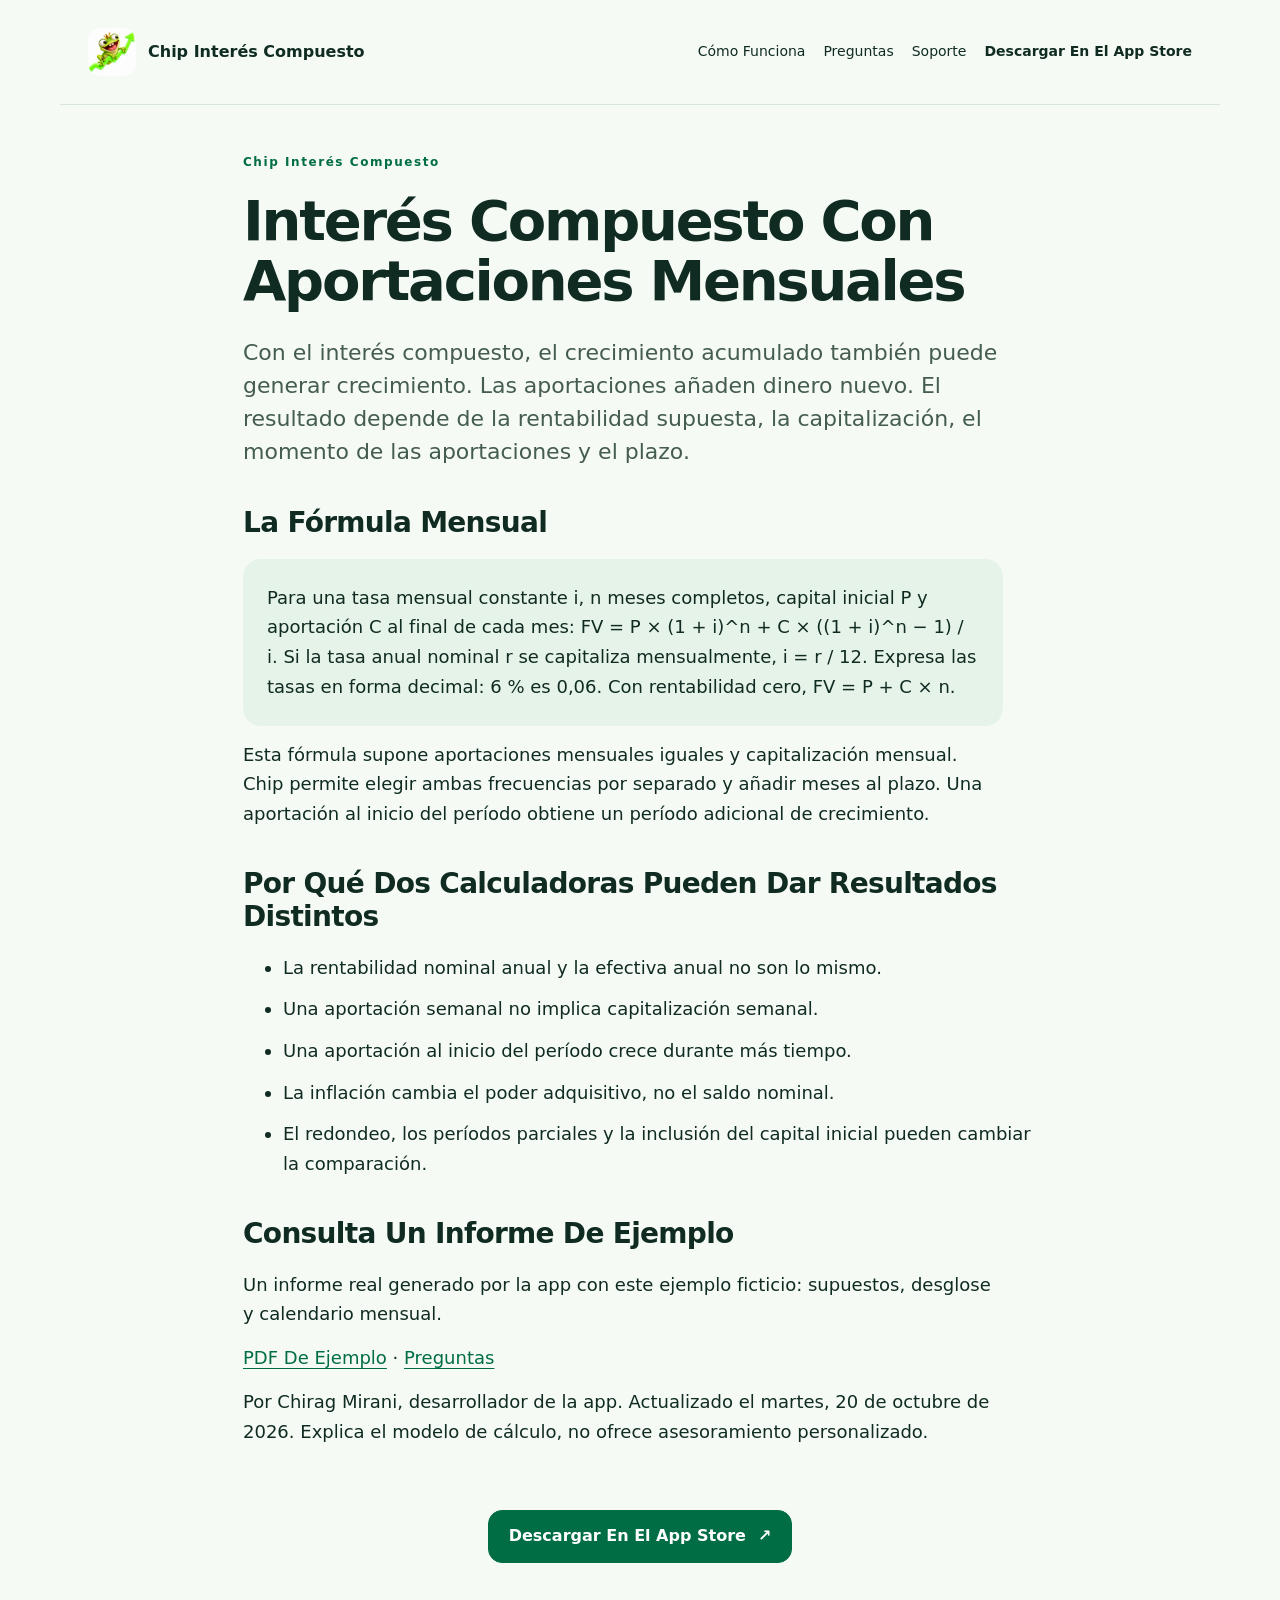
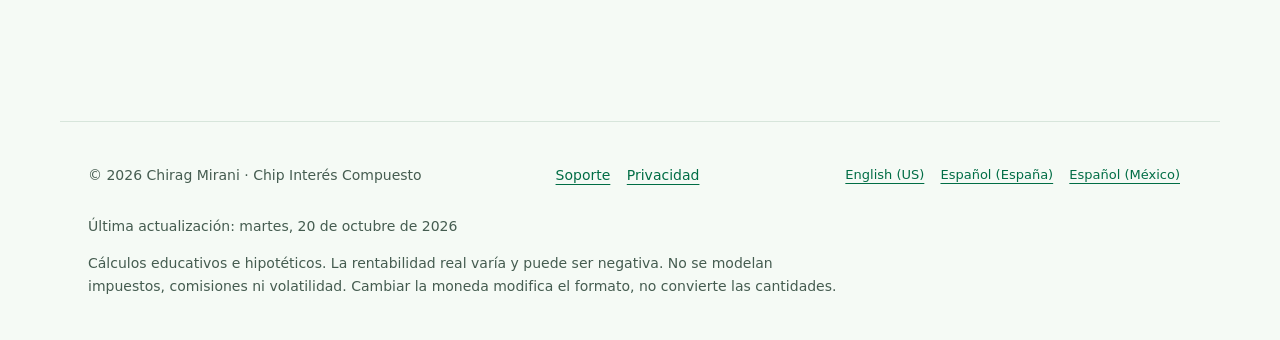
<file: es-ES/how-it-works.html>
<!doctype html><html lang="es-ES"><head><meta charset="utf-8"><meta name="viewport" content="width=device-width,initial-scale=1"><title>Interés Compuesto Con Aportaciones Mensuales | Chip Interés Compuesto</title><meta name="description" content="Visualiza tus ahorros, compara dos planes y calcula la aportación o el plazo para una meta. Informes PDF y CSV, sin anuncios ni suscripciones."><link rel="canonical" href="https://chiragmirani.github.io/chip-compound-calculator/es-ES/how-it-works.html"><link rel="alternate" hreflang="en-US" href="https://chiragmirani.github.io/chip-compound-calculator/how-it-works.html"><link rel="alternate" hreflang="es-ES" href="https://chiragmirani.github.io/chip-compound-calculator/es-ES/how-it-works.html"><link rel="alternate" hreflang="es-MX" href="https://chiragmirani.github.io/chip-compound-calculator/es-MX/how-it-works.html"><link rel="alternate" hreflang="x-default" href="https://chiragmirani.github.io/chip-compound-calculator/how-it-works.html"><meta name="apple-itunes-app" content="app-id=6822411872"><meta name="theme-color" content="#103b2a"><meta property="og:type" content="website"><meta property="og:title" content="Interés Compuesto Con Aportaciones Mensuales | Chip Interés Compuesto"><meta property="og:description" content="Visualiza tus ahorros, compara dos planes y calcula la aportación o el plazo para una meta. Informes PDF y CSV, sin anuncios ni suscripciones."><meta property="og:url" content="https://chiragmirani.github.io/chip-compound-calculator/es-ES/how-it-works.html"><meta property="og:image" content="https://chiragmirani.github.io/chip-compound-calculator/icon.png"><meta property="og:image:alt" content="Chip mascot"><meta name="twitter:card" content="summary"><meta name="twitter:title" content="Interés Compuesto Con Aportaciones Mensuales | Chip Interés Compuesto"><meta name="twitter:description" content="Visualiza tus ahorros, compara dos planes y calcula la aportación o el plazo para una meta. Informes PDF y CSV, sin anuncios ni suscripciones."><link rel="icon" href="https://chiragmirani.github.io/chip-compound-calculator/icon.png"><link rel="stylesheet" href="https://chiragmirani.github.io/chip-compound-calculator/styles.css?v=marketing-20261014"><script type="application/ld+json">{"@context": "https://schema.org", "@type": "WebPage", "@id": "https://chiragmirani.github.io/chip-compound-calculator/es-ES/how-it-works.html#webpage", "url": "https://chiragmirani.github.io/chip-compound-calculator/es-ES/how-it-works.html", "name": "Interés Compuesto Con Aportaciones Mensuales | Chip Interés Compuesto", "inLanguage": "es-ES", "dateModified": "2026-10-20", "author": {"@type": "Person", "name": "Chirag Mirani"}, "about": {"@id": "https://chiragmirani.github.io/chip-compound-calculator/#app"}}</script></head><body><a class="skip" href="#main">Ir al contenido</a><header><a class="brand" href="https://chiragmirani.github.io/chip-compound-calculator/es-ES/"><img src="https://chiragmirani.github.io/chip-compound-calculator/icon.png" width="48" height="48" alt=""><span>Chip Interés Compuesto</span></a><nav aria-label="Navegación principal"><a href="https://chiragmirani.github.io/chip-compound-calculator/es-ES/how-it-works.html">Cómo Funciona</a><a href="https://chiragmirani.github.io/chip-compound-calculator/es-ES/faq.html">Preguntas</a><a href="https://chiragmirani.github.io/chip-compound-calculator/es-ES/support.html">Soporte</a><a class="nav-download" href="https://apps.apple.com/app/id6822411872">Descargar En El App Store</a></nav></header><main id="main" class="reading"><p class="eyebrow">Chip Interés Compuesto</p><h1>Interés Compuesto Con Aportaciones Mensuales</h1><p class="lead">Con el interés compuesto, el crecimiento acumulado también puede generar crecimiento. Las aportaciones añaden dinero nuevo. El resultado depende de la rentabilidad supuesta, la capitalización, el momento de las aportaciones y el plazo.</p><h2>La Fórmula Mensual</h2><p class="formula">Para una tasa mensual constante i, n meses completos, capital inicial P y aportación C al final de cada mes: FV = P × (1 + i)^n + C × ((1 + i)^n − 1) / i. Si la tasa anual nominal r se capitaliza mensualmente, i = r / 12. Expresa las tasas en forma decimal: 6 % es 0,06. Con rentabilidad cero, FV = P + C × n.</p><p>Esta fórmula supone aportaciones mensuales iguales y capitalización mensual. Chip permite elegir ambas frecuencias por separado y añadir meses al plazo. Una aportación al inicio del período obtiene un período adicional de crecimiento.</p><h2>Por Qué Dos Calculadoras Pueden Dar Resultados Distintos</h2><ul><li>La rentabilidad nominal anual y la efectiva anual no son lo mismo.</li><li>Una aportación semanal no implica capitalización semanal.</li><li>Una aportación al inicio del período crece durante más tiempo.</li><li>La inflación cambia el poder adquisitivo, no el saldo nominal.</li><li>El redondeo, los períodos parciales y la inclusión del capital inicial pueden cambiar la comparación.</li></ul><h2>Consulta Un Informe De Ejemplo</h2><p>Un informe real generado por la app con este ejemplo ficticio: supuestos, desglose y calendario mensual.</p><p><a href="https://chiragmirani.github.io/chip-compound-calculator/assets/es-ES-sample.pdf">PDF De Ejemplo</a> · <a href="faq.html">Preguntas</a></p><p>Por Chirag Mirani, desarrollador de la app. Actualizado el martes, 20 de octubre de 2026. Explica el modelo de cálculo, no ofrece asesoramiento personalizado.</p><section class="closing"><a class="button" href="https://apps.apple.com/app/id6822411872">Descargar En El App Store <span aria-hidden="true">↗</span></a></section></main><footer><div class="footer-grid"><p>© 2026 Chirag Mirani · Chip Interés Compuesto</p><p><a href="https://chiragmirani.github.io/chip-compound-calculator/es-ES/support.html">Soporte</a> <a href="https://chiragmirani.github.io/chip-compound-calculator/es-ES/privacy.html">Privacidad</a> </p><p class="languages"><a lang="en-US" href="https://chiragmirani.github.io/chip-compound-calculator/how-it-works.html">English (US)</a> <a lang="es-ES" href="https://chiragmirani.github.io/chip-compound-calculator/es-ES/how-it-works.html">Español (España)</a> <a lang="es-MX" href="https://chiragmirani.github.io/chip-compound-calculator/es-MX/how-it-works.html">Español (México)</a> </p></div><p class="fine">Última actualización: martes, 20 de octubre de 2026</p><p class="fine">Cálculos educativos e hipotéticos. La rentabilidad real varía y puede ser negativa. No se modelan impuestos, comisiones ni volatilidad. Cambiar la moneda modifica el formato, no convierte las cantidades.</p></footer><script src="https://chiragmirani.github.io/chip-compound-calculator/share.js?v=marketing-20261014" defer></script></body></html>
</file>
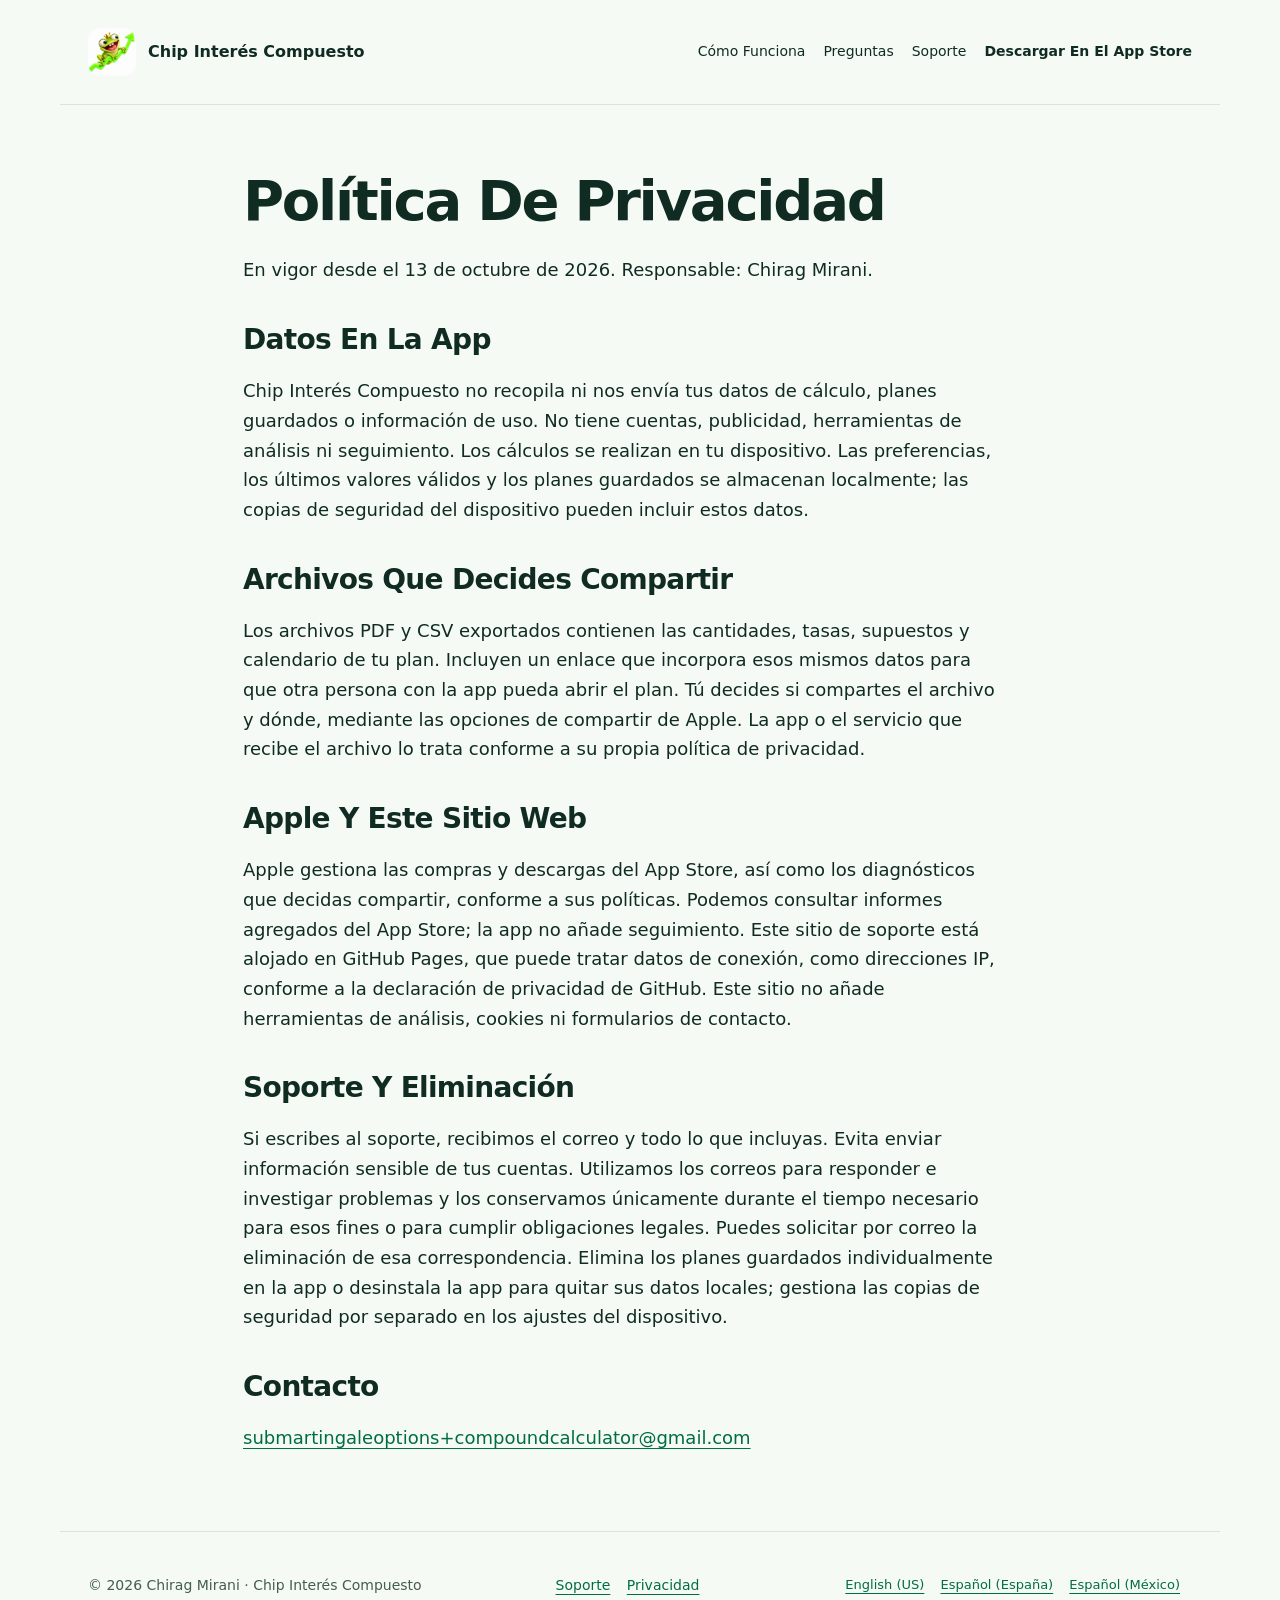
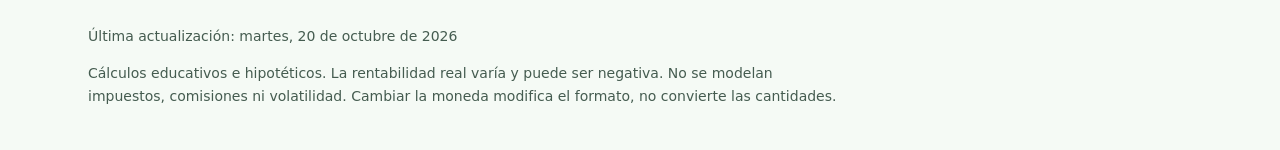
<file: es-ES/privacy.html>
<!doctype html><html lang="es-ES"><head><meta charset="utf-8"><meta name="viewport" content="width=device-width,initial-scale=1"><title>Privacidad | Chip Interés Compuesto</title><meta name="description" content="Política de privacidad de Chip Interés Compuesto"><link rel="canonical" href="https://chiragmirani.github.io/chip-compound-calculator/es-ES/privacy.html"><link rel="alternate" hreflang="en-US" href="https://chiragmirani.github.io/chip-compound-calculator/privacy.html"><link rel="alternate" hreflang="es-ES" href="https://chiragmirani.github.io/chip-compound-calculator/es-ES/privacy.html"><link rel="alternate" hreflang="es-MX" href="https://chiragmirani.github.io/chip-compound-calculator/es-MX/privacy.html"><link rel="alternate" hreflang="x-default" href="https://chiragmirani.github.io/chip-compound-calculator/privacy.html"><meta name="apple-itunes-app" content="app-id=6822411872"><meta name="theme-color" content="#103b2a"><meta property="og:type" content="website"><meta property="og:title" content="Privacidad | Chip Interés Compuesto"><meta property="og:description" content="Política de privacidad de Chip Interés Compuesto"><meta property="og:url" content="https://chiragmirani.github.io/chip-compound-calculator/es-ES/privacy.html"><meta property="og:image" content="https://chiragmirani.github.io/chip-compound-calculator/icon.png"><meta property="og:image:alt" content="Chip mascot"><meta name="twitter:card" content="summary"><meta name="twitter:title" content="Privacidad | Chip Interés Compuesto"><meta name="twitter:description" content="Política de privacidad de Chip Interés Compuesto"><link rel="icon" href="https://chiragmirani.github.io/chip-compound-calculator/icon.png"><link rel="stylesheet" href="https://chiragmirani.github.io/chip-compound-calculator/styles.css?v=marketing-20261014"><script type="application/ld+json">{"@context": "https://schema.org", "@type": "WebPage", "@id": "https://chiragmirani.github.io/chip-compound-calculator/es-ES/privacy.html#webpage", "url": "https://chiragmirani.github.io/chip-compound-calculator/es-ES/privacy.html", "name": "Privacidad | Chip Interés Compuesto", "inLanguage": "es-ES", "dateModified": "2026-10-20", "author": {"@type": "Person", "name": "Chirag Mirani"}, "about": {"@id": "https://chiragmirani.github.io/chip-compound-calculator/#app"}}</script></head><body><a class="skip" href="#main">Ir al contenido</a><header><a class="brand" href="https://chiragmirani.github.io/chip-compound-calculator/es-ES/"><img src="https://chiragmirani.github.io/chip-compound-calculator/icon.png" width="48" height="48" alt=""><span>Chip Interés Compuesto</span></a><nav aria-label="Navegación principal"><a href="https://chiragmirani.github.io/chip-compound-calculator/es-ES/how-it-works.html">Cómo Funciona</a><a href="https://chiragmirani.github.io/chip-compound-calculator/es-ES/faq.html">Preguntas</a><a href="https://chiragmirani.github.io/chip-compound-calculator/es-ES/support.html">Soporte</a><a class="nav-download" href="https://apps.apple.com/app/id6822411872">Descargar En El App Store</a></nav></header><main id="main" class="reading"><h1>Política De Privacidad</h1><p>En vigor desde el 13 de octubre de 2026. Responsable: Chirag Mirani.</p><h2>Datos En La App</h2><p>Chip Interés Compuesto no recopila ni nos envía tus datos de cálculo, planes guardados o información de uso. No tiene cuentas, publicidad, herramientas de análisis ni seguimiento. Los cálculos se realizan en tu dispositivo. Las preferencias, los últimos valores válidos y los planes guardados se almacenan localmente; las copias de seguridad del dispositivo pueden incluir estos datos.</p><h2>Archivos Que Decides Compartir</h2><p>Los archivos PDF y CSV exportados contienen las cantidades, tasas, supuestos y calendario de tu plan. Incluyen un enlace que incorpora esos mismos datos para que otra persona con la app pueda abrir el plan. Tú decides si compartes el archivo y dónde, mediante las opciones de compartir de Apple. La app o el servicio que recibe el archivo lo trata conforme a su propia política de privacidad.</p><h2>Apple Y Este Sitio Web</h2><p>Apple gestiona las compras y descargas del App Store, así como los diagnósticos que decidas compartir, conforme a sus políticas. Podemos consultar informes agregados del App Store; la app no añade seguimiento. Este sitio de soporte está alojado en GitHub Pages, que puede tratar datos de conexión, como direcciones IP, conforme a la declaración de privacidad de GitHub. Este sitio no añade herramientas de análisis, cookies ni formularios de contacto.</p><h2>Soporte Y Eliminación</h2><p>Si escribes al soporte, recibimos el correo y todo lo que incluyas. Evita enviar información sensible de tus cuentas. Utilizamos los correos para responder e investigar problemas y los conservamos únicamente durante el tiempo necesario para esos fines o para cumplir obligaciones legales. Puedes solicitar por correo la eliminación de esa correspondencia. Elimina los planes guardados individualmente en la app o desinstala la app para quitar sus datos locales; gestiona las copias de seguridad por separado en los ajustes del dispositivo.</p><h2>Contacto</h2><p><a href="mailto:submartingaleoptions+compoundcalculator@gmail.com">submartingaleoptions+compoundcalculator@gmail.com</a></p></main><footer><div class="footer-grid"><p>© 2026 Chirag Mirani · Chip Interés Compuesto</p><p><a href="https://chiragmirani.github.io/chip-compound-calculator/es-ES/support.html">Soporte</a> <a href="https://chiragmirani.github.io/chip-compound-calculator/es-ES/privacy.html">Privacidad</a> </p><p class="languages"><a lang="en-US" href="https://chiragmirani.github.io/chip-compound-calculator/privacy.html">English (US)</a> <a lang="es-ES" href="https://chiragmirani.github.io/chip-compound-calculator/es-ES/privacy.html">Español (España)</a> <a lang="es-MX" href="https://chiragmirani.github.io/chip-compound-calculator/es-MX/privacy.html">Español (México)</a> </p></div><p class="fine">Última actualización: martes, 20 de octubre de 2026</p><p class="fine">Cálculos educativos e hipotéticos. La rentabilidad real varía y puede ser negativa. No se modelan impuestos, comisiones ni volatilidad. Cambiar la moneda modifica el formato, no convierte las cantidades.</p></footer><script src="https://chiragmirani.github.io/chip-compound-calculator/share.js?v=marketing-20261014" defer></script></body></html>
</file>
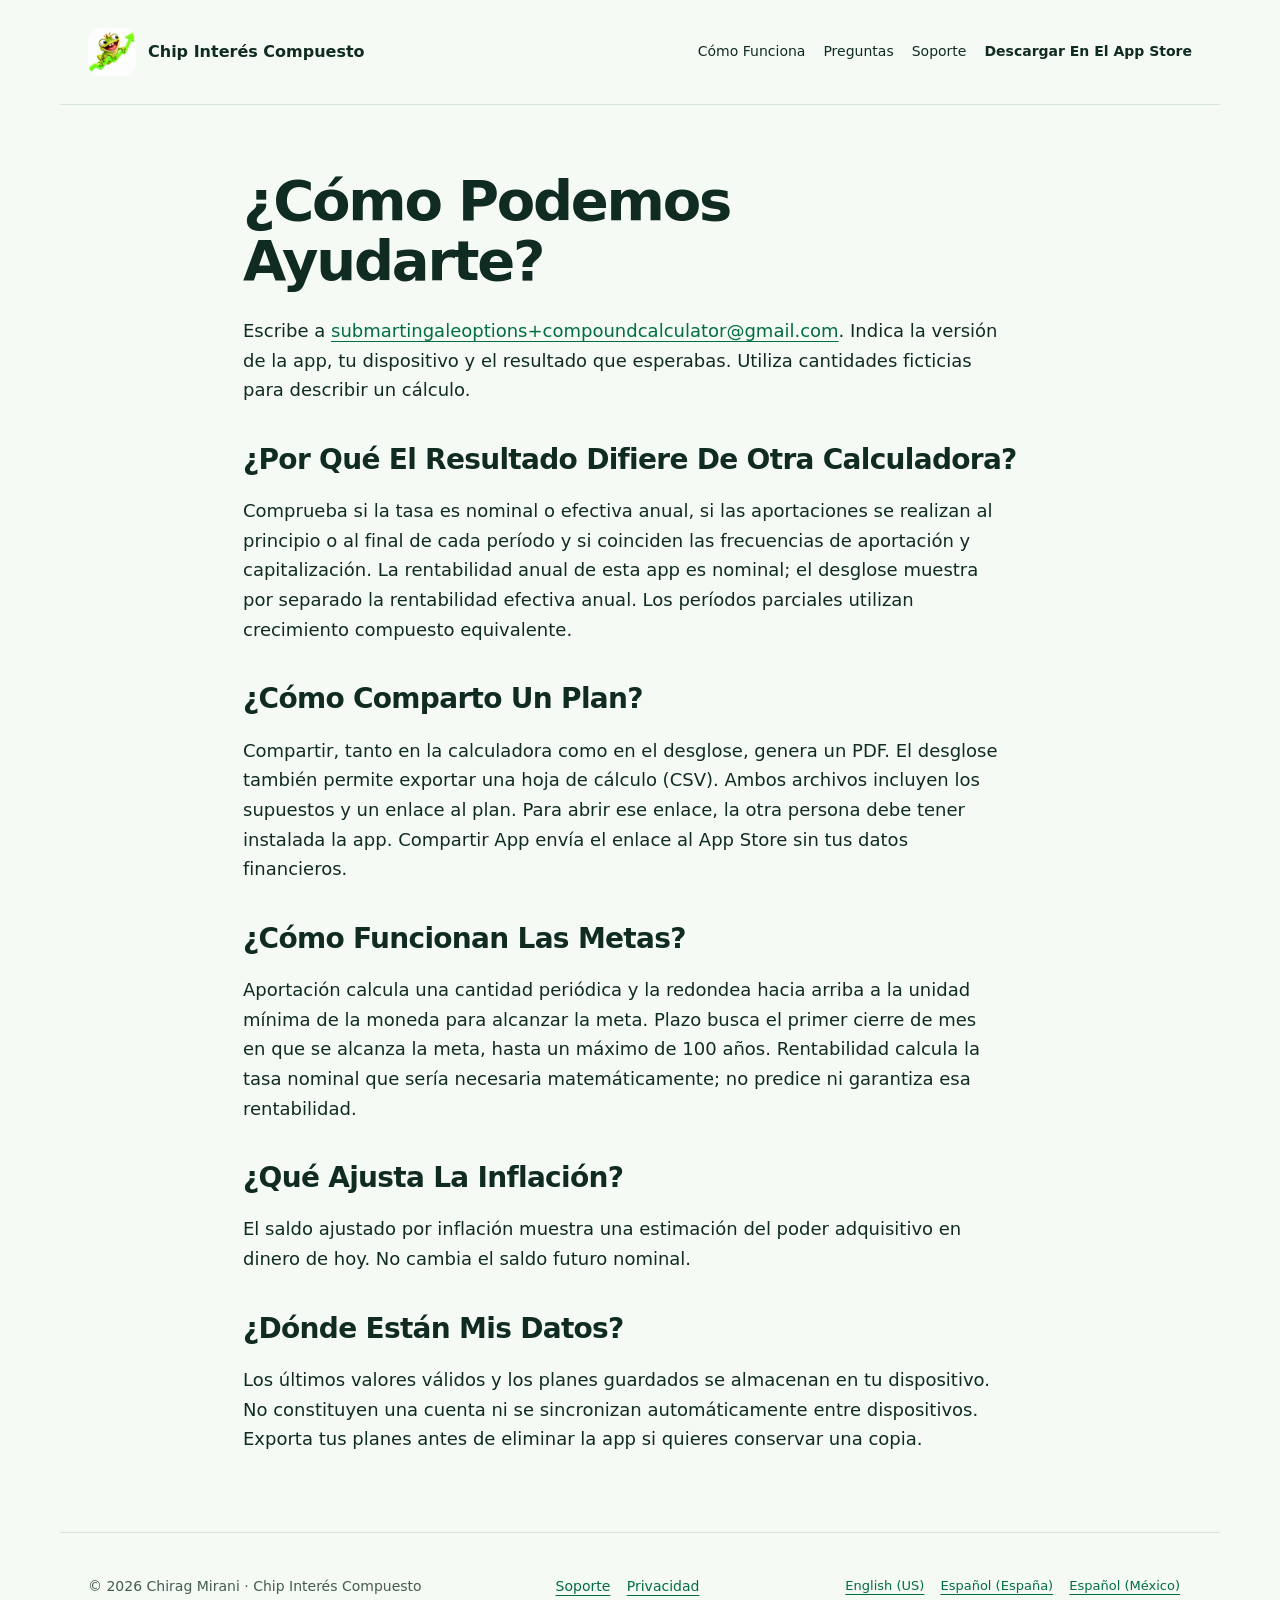
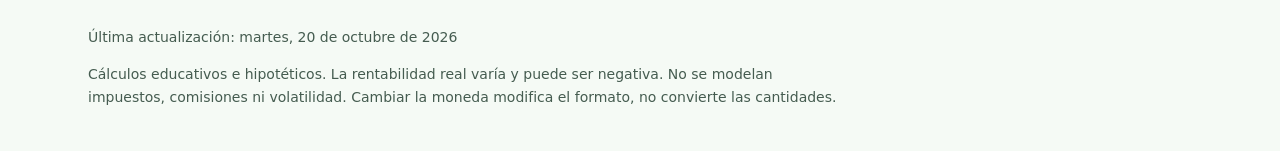
<file: es-ES/support.html>
<!doctype html><html lang="es-ES"><head><meta charset="utf-8"><meta name="viewport" content="width=device-width,initial-scale=1"><title>Soporte | Chip Interés Compuesto</title><meta name="description" content="Ayuda y soporte para Chip Interés Compuesto"><link rel="canonical" href="https://chiragmirani.github.io/chip-compound-calculator/es-ES/support.html"><link rel="alternate" hreflang="en-US" href="https://chiragmirani.github.io/chip-compound-calculator/support.html"><link rel="alternate" hreflang="es-ES" href="https://chiragmirani.github.io/chip-compound-calculator/es-ES/support.html"><link rel="alternate" hreflang="es-MX" href="https://chiragmirani.github.io/chip-compound-calculator/es-MX/support.html"><link rel="alternate" hreflang="x-default" href="https://chiragmirani.github.io/chip-compound-calculator/support.html"><meta name="apple-itunes-app" content="app-id=6822411872"><meta name="theme-color" content="#103b2a"><meta property="og:type" content="website"><meta property="og:title" content="Soporte | Chip Interés Compuesto"><meta property="og:description" content="Ayuda y soporte para Chip Interés Compuesto"><meta property="og:url" content="https://chiragmirani.github.io/chip-compound-calculator/es-ES/support.html"><meta property="og:image" content="https://chiragmirani.github.io/chip-compound-calculator/icon.png"><meta property="og:image:alt" content="Chip mascot"><meta name="twitter:card" content="summary"><meta name="twitter:title" content="Soporte | Chip Interés Compuesto"><meta name="twitter:description" content="Ayuda y soporte para Chip Interés Compuesto"><link rel="icon" href="https://chiragmirani.github.io/chip-compound-calculator/icon.png"><link rel="stylesheet" href="https://chiragmirani.github.io/chip-compound-calculator/styles.css?v=marketing-20261014"><script type="application/ld+json">{"@context": "https://schema.org", "@type": "WebPage", "@id": "https://chiragmirani.github.io/chip-compound-calculator/es-ES/support.html#webpage", "url": "https://chiragmirani.github.io/chip-compound-calculator/es-ES/support.html", "name": "Soporte | Chip Interés Compuesto", "inLanguage": "es-ES", "dateModified": "2026-10-20", "author": {"@type": "Person", "name": "Chirag Mirani"}, "about": {"@id": "https://chiragmirani.github.io/chip-compound-calculator/#app"}}</script></head><body><a class="skip" href="#main">Ir al contenido</a><header><a class="brand" href="https://chiragmirani.github.io/chip-compound-calculator/es-ES/"><img src="https://chiragmirani.github.io/chip-compound-calculator/icon.png" width="48" height="48" alt=""><span>Chip Interés Compuesto</span></a><nav aria-label="Navegación principal"><a href="https://chiragmirani.github.io/chip-compound-calculator/es-ES/how-it-works.html">Cómo Funciona</a><a href="https://chiragmirani.github.io/chip-compound-calculator/es-ES/faq.html">Preguntas</a><a href="https://chiragmirani.github.io/chip-compound-calculator/es-ES/support.html">Soporte</a><a class="nav-download" href="https://apps.apple.com/app/id6822411872">Descargar En El App Store</a></nav></header><main id="main" class="reading"><h1>¿Cómo Podemos Ayudarte?</h1><p>Escribe a <a href="mailto:submartingaleoptions+compoundcalculator@gmail.com">submartingaleoptions+compoundcalculator@gmail.com</a>. Indica la versión de la app, tu dispositivo y el resultado que esperabas. Utiliza cantidades ficticias para describir un cálculo.</p><h2>¿Por Qué El Resultado Difiere De Otra Calculadora?</h2><p>Comprueba si la tasa es nominal o efectiva anual, si las aportaciones se realizan al principio o al final de cada período y si coinciden las frecuencias de aportación y capitalización. La rentabilidad anual de esta app es nominal; el desglose muestra por separado la rentabilidad efectiva anual. Los períodos parciales utilizan crecimiento compuesto equivalente.</p><h2>¿Cómo Comparto Un Plan?</h2><p>Compartir, tanto en la calculadora como en el desglose, genera un PDF. El desglose también permite exportar una hoja de cálculo (CSV). Ambos archivos incluyen los supuestos y un enlace al plan. Para abrir ese enlace, la otra persona debe tener instalada la app. Compartir App envía el enlace al App Store sin tus datos financieros.</p><h2>¿Cómo Funcionan Las Metas?</h2><p>Aportación calcula una cantidad periódica y la redondea hacia arriba a la unidad mínima de la moneda para alcanzar la meta. Plazo busca el primer cierre de mes en que se alcanza la meta, hasta un máximo de 100 años. Rentabilidad calcula la tasa nominal que sería necesaria matemáticamente; no predice ni garantiza esa rentabilidad.</p><h2>¿Qué Ajusta La Inflación?</h2><p>El saldo ajustado por inflación muestra una estimación del poder adquisitivo en dinero de hoy. No cambia el saldo futuro nominal.</p><h2>¿Dónde Están Mis Datos?</h2><p>Los últimos valores válidos y los planes guardados se almacenan en tu dispositivo. No constituyen una cuenta ni se sincronizan automáticamente entre dispositivos. Exporta tus planes antes de eliminar la app si quieres conservar una copia.</p></main><footer><div class="footer-grid"><p>© 2026 Chirag Mirani · Chip Interés Compuesto</p><p><a href="https://chiragmirani.github.io/chip-compound-calculator/es-ES/support.html">Soporte</a> <a href="https://chiragmirani.github.io/chip-compound-calculator/es-ES/privacy.html">Privacidad</a> </p><p class="languages"><a lang="en-US" href="https://chiragmirani.github.io/chip-compound-calculator/support.html">English (US)</a> <a lang="es-ES" href="https://chiragmirani.github.io/chip-compound-calculator/es-ES/support.html">Español (España)</a> <a lang="es-MX" href="https://chiragmirani.github.io/chip-compound-calculator/es-MX/support.html">Español (México)</a> </p></div><p class="fine">Última actualización: martes, 20 de octubre de 2026</p><p class="fine">Cálculos educativos e hipotéticos. La rentabilidad real varía y puede ser negativa. No se modelan impuestos, comisiones ni volatilidad. Cambiar la moneda modifica el formato, no convierte las cantidades.</p></footer><script src="https://chiragmirani.github.io/chip-compound-calculator/share.js?v=marketing-20261014" defer></script></body></html>
</file>
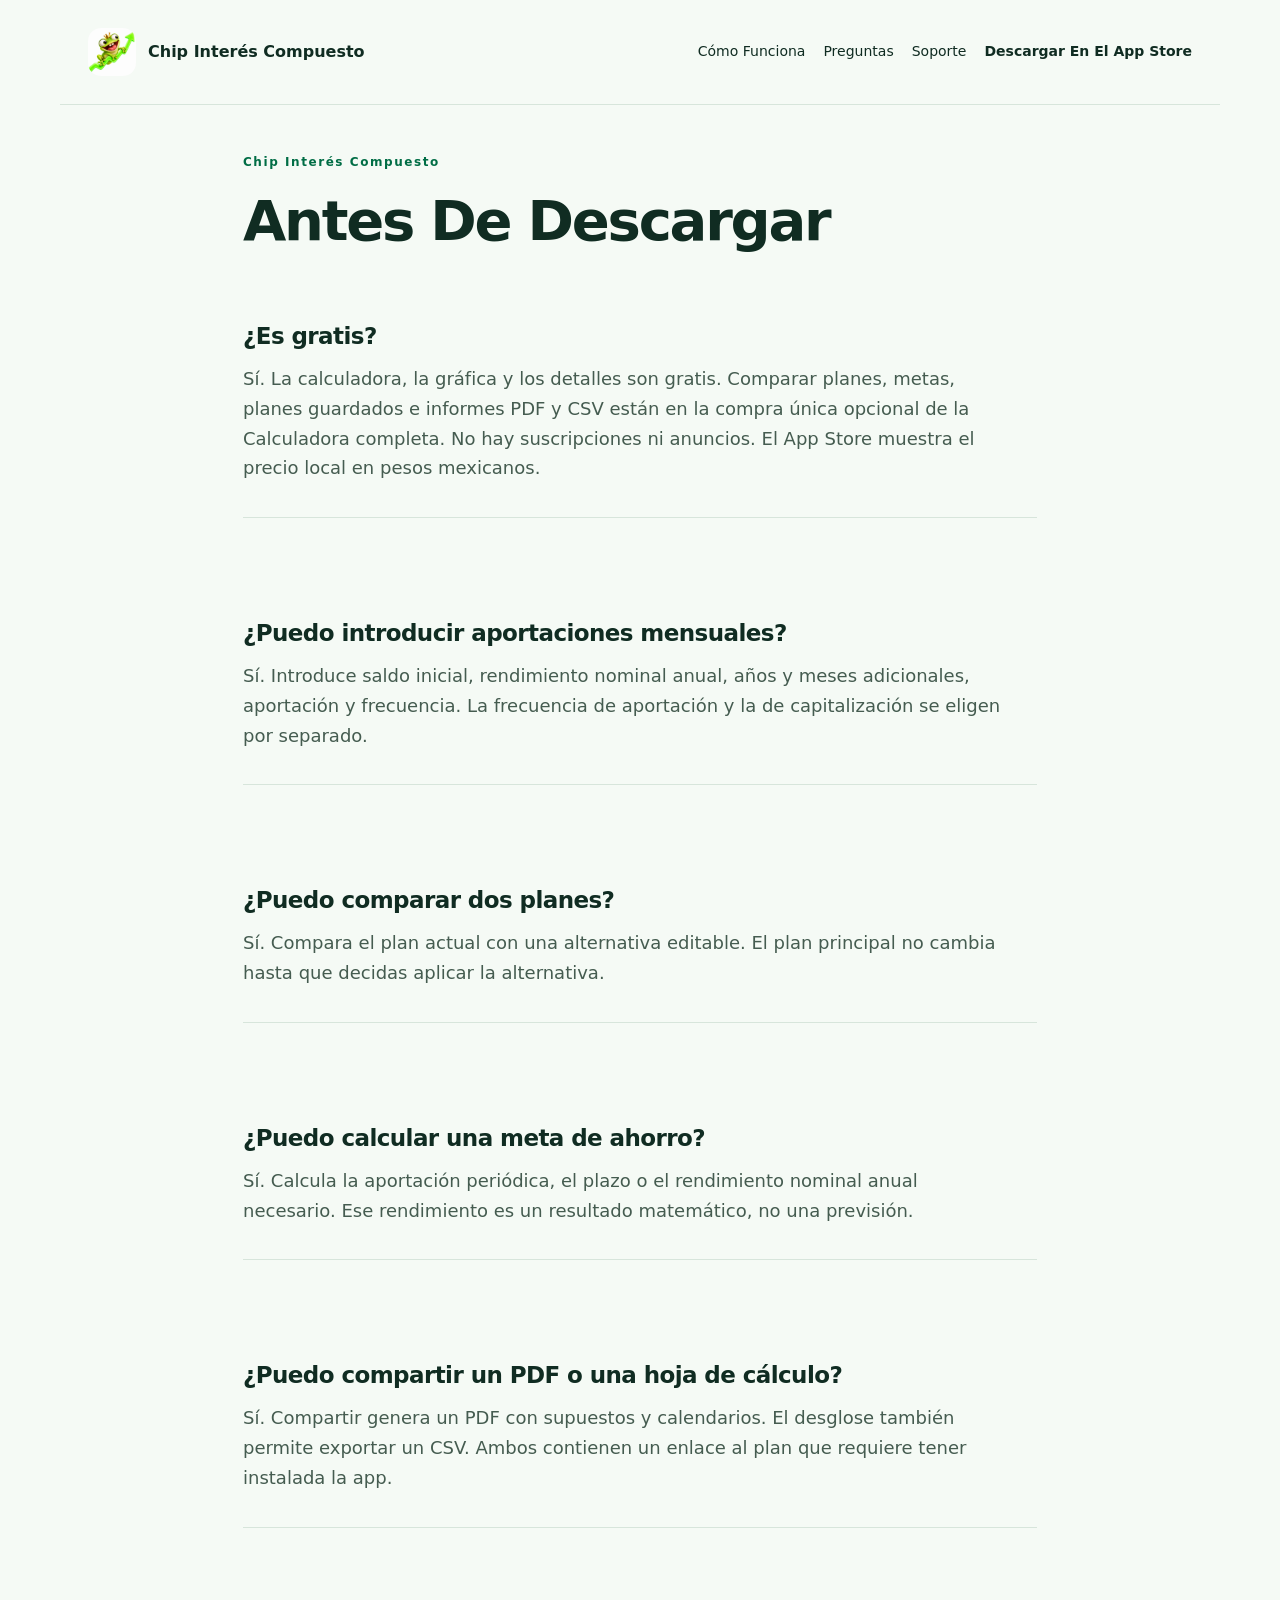
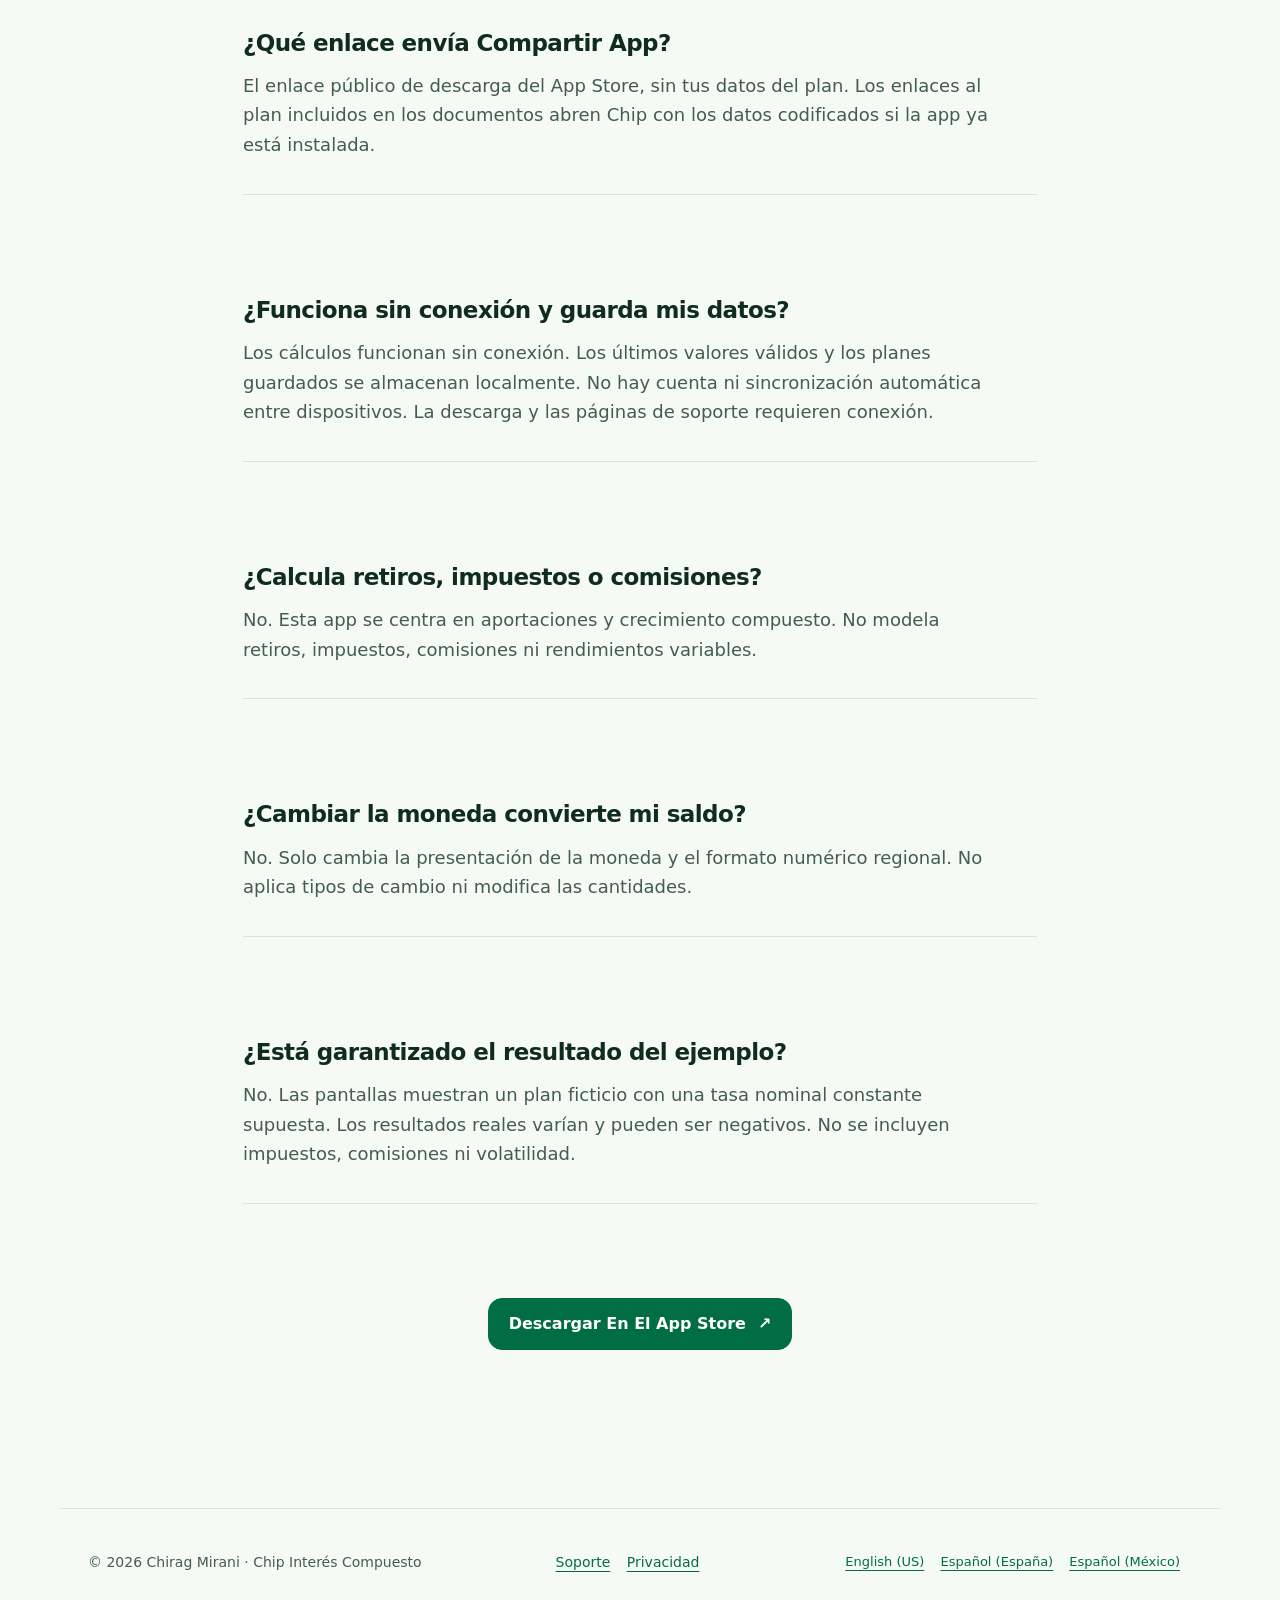
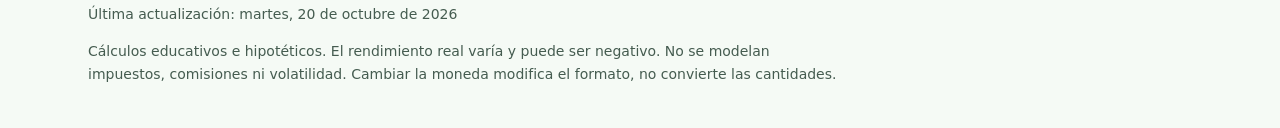
<file: es-MX/faq.html>
<!doctype html><html lang="es-MX"><head><meta charset="utf-8"><meta name="viewport" content="width=device-width,initial-scale=1"><title>Antes De Descargar | Chip Interés Compuesto</title><meta name="description" content="Explora el crecimiento de tu ahorro en pesos, compara planes y calcula tus metas. Exporta PDF y CSV. Gratis, sin anuncios ni suscripciones."><link rel="canonical" href="https://chiragmirani.github.io/chip-compound-calculator/es-MX/faq.html"><link rel="alternate" hreflang="en-US" href="https://chiragmirani.github.io/chip-compound-calculator/faq.html"><link rel="alternate" hreflang="es-ES" href="https://chiragmirani.github.io/chip-compound-calculator/es-ES/faq.html"><link rel="alternate" hreflang="es-MX" href="https://chiragmirani.github.io/chip-compound-calculator/es-MX/faq.html"><link rel="alternate" hreflang="x-default" href="https://chiragmirani.github.io/chip-compound-calculator/faq.html"><meta name="apple-itunes-app" content="app-id=6822411872"><meta name="theme-color" content="#103b2a"><meta property="og:type" content="website"><meta property="og:title" content="Antes De Descargar | Chip Interés Compuesto"><meta property="og:description" content="Explora el crecimiento de tu ahorro en pesos, compara planes y calcula tus metas. Exporta PDF y CSV. Gratis, sin anuncios ni suscripciones."><meta property="og:url" content="https://chiragmirani.github.io/chip-compound-calculator/es-MX/faq.html"><meta property="og:image" content="https://chiragmirani.github.io/chip-compound-calculator/icon.png"><meta property="og:image:alt" content="Chip mascot"><meta name="twitter:card" content="summary"><meta name="twitter:title" content="Antes De Descargar | Chip Interés Compuesto"><meta name="twitter:description" content="Explora el crecimiento de tu ahorro en pesos, compara planes y calcula tus metas. Exporta PDF y CSV. Gratis, sin anuncios ni suscripciones."><link rel="icon" href="https://chiragmirani.github.io/chip-compound-calculator/icon.png"><link rel="stylesheet" href="https://chiragmirani.github.io/chip-compound-calculator/styles.css?v=marketing-20261014"><script type="application/ld+json">{"@context": "https://schema.org", "@type": "FAQPage", "@id": "https://chiragmirani.github.io/chip-compound-calculator/es-MX/faq.html#faq", "url": "https://chiragmirani.github.io/chip-compound-calculator/es-MX/faq.html", "inLanguage": "es-MX", "dateModified": "2026-10-20", "about": {"@id": "https://chiragmirani.github.io/chip-compound-calculator/#app"}, "mainEntity": [{"@type": "Question", "name": "¿Es gratis?", "acceptedAnswer": {"@type": "Answer", "text": "Sí. La calculadora, la gráfica y los detalles son gratis. Comparar planes, metas, planes guardados e informes PDF y CSV están en la compra única opcional de la Calculadora completa. No hay suscripciones ni anuncios. El App Store muestra el precio local en pesos mexicanos."}}, {"@type": "Question", "name": "¿Puedo introducir aportaciones mensuales?", "acceptedAnswer": {"@type": "Answer", "text": "Sí. Introduce saldo inicial, rendimiento nominal anual, años y meses adicionales, aportación y frecuencia. La frecuencia de aportación y la de capitalización se eligen por separado."}}, {"@type": "Question", "name": "¿Puedo comparar dos planes?", "acceptedAnswer": {"@type": "Answer", "text": "Sí. Compara el plan actual con una alternativa editable. El plan principal no cambia hasta que decidas aplicar la alternativa."}}, {"@type": "Question", "name": "¿Puedo calcular una meta de ahorro?", "acceptedAnswer": {"@type": "Answer", "text": "Sí. Calcula la aportación periódica, el plazo o el rendimiento nominal anual necesario. Ese rendimiento es un resultado matemático, no una previsión."}}, {"@type": "Question", "name": "¿Puedo compartir un PDF o una hoja de cálculo?", "acceptedAnswer": {"@type": "Answer", "text": "Sí. Compartir genera un PDF con supuestos y calendarios. El desglose también permite exportar un CSV. Ambos contienen un enlace al plan que requiere tener instalada la app."}}, {"@type": "Question", "name": "¿Qué enlace envía Compartir App?", "acceptedAnswer": {"@type": "Answer", "text": "El enlace público de descarga del App Store, sin tus datos del plan. Los enlaces al plan incluidos en los documentos abren Chip con los datos codificados si la app ya está instalada."}}, {"@type": "Question", "name": "¿Funciona sin conexión y guarda mis datos?", "acceptedAnswer": {"@type": "Answer", "text": "Los cálculos funcionan sin conexión. Los últimos valores válidos y los planes guardados se almacenan localmente. No hay cuenta ni sincronización automática entre dispositivos. La descarga y las páginas de soporte requieren conexión."}}, {"@type": "Question", "name": "¿Calcula retiros, impuestos o comisiones?", "acceptedAnswer": {"@type": "Answer", "text": "No. Esta app se centra en aportaciones y crecimiento compuesto. No modela retiros, impuestos, comisiones ni rendimientos variables."}}, {"@type": "Question", "name": "¿Cambiar la moneda convierte mi saldo?", "acceptedAnswer": {"@type": "Answer", "text": "No. Solo cambia la presentación de la moneda y el formato numérico regional. No aplica tipos de cambio ni modifica las cantidades."}}, {"@type": "Question", "name": "¿Está garantizado el resultado del ejemplo?", "acceptedAnswer": {"@type": "Answer", "text": "No. Las pantallas muestran un plan ficticio con una tasa nominal constante supuesta. Los resultados reales varían y pueden ser negativos. No se incluyen impuestos, comisiones ni volatilidad."}}]}</script></head><body><a class="skip" href="#main">Ir al contenido</a><header><a class="brand" href="https://chiragmirani.github.io/chip-compound-calculator/es-MX/"><img src="https://chiragmirani.github.io/chip-compound-calculator/icon.png" width="48" height="48" alt=""><span>Chip Interés Compuesto</span></a><nav aria-label="Navegación principal"><a href="https://chiragmirani.github.io/chip-compound-calculator/es-MX/how-it-works.html">Cómo Funciona</a><a href="https://chiragmirani.github.io/chip-compound-calculator/es-MX/faq.html">Preguntas</a><a href="https://chiragmirani.github.io/chip-compound-calculator/es-MX/support.html">Soporte</a><a class="nav-download" href="https://apps.apple.com/app/id6822411872">Descargar En El App Store</a></nav></header><main id="main" class="reading"><p class="eyebrow">Chip Interés Compuesto</p><h1>Antes De Descargar</h1><section class="answer"><h2>¿Es gratis?</h2><p>Sí. La calculadora, la gráfica y los detalles son gratis. Comparar planes, metas, planes guardados e informes PDF y CSV están en la compra única opcional de la Calculadora completa. No hay suscripciones ni anuncios. El App Store muestra el precio local en pesos mexicanos.</p></section><section class="answer"><h2>¿Puedo introducir aportaciones mensuales?</h2><p>Sí. Introduce saldo inicial, rendimiento nominal anual, años y meses adicionales, aportación y frecuencia. La frecuencia de aportación y la de capitalización se eligen por separado.</p></section><section class="answer"><h2>¿Puedo comparar dos planes?</h2><p>Sí. Compara el plan actual con una alternativa editable. El plan principal no cambia hasta que decidas aplicar la alternativa.</p></section><section class="answer"><h2>¿Puedo calcular una meta de ahorro?</h2><p>Sí. Calcula la aportación periódica, el plazo o el rendimiento nominal anual necesario. Ese rendimiento es un resultado matemático, no una previsión.</p></section><section class="answer"><h2>¿Puedo compartir un PDF o una hoja de cálculo?</h2><p>Sí. Compartir genera un PDF con supuestos y calendarios. El desglose también permite exportar un CSV. Ambos contienen un enlace al plan que requiere tener instalada la app.</p></section><section class="answer"><h2>¿Qué enlace envía Compartir App?</h2><p>El enlace público de descarga del App Store, sin tus datos del plan. Los enlaces al plan incluidos en los documentos abren Chip con los datos codificados si la app ya está instalada.</p></section><section class="answer"><h2>¿Funciona sin conexión y guarda mis datos?</h2><p>Los cálculos funcionan sin conexión. Los últimos valores válidos y los planes guardados se almacenan localmente. No hay cuenta ni sincronización automática entre dispositivos. La descarga y las páginas de soporte requieren conexión.</p></section><section class="answer"><h2>¿Calcula retiros, impuestos o comisiones?</h2><p>No. Esta app se centra en aportaciones y crecimiento compuesto. No modela retiros, impuestos, comisiones ni rendimientos variables.</p></section><section class="answer"><h2>¿Cambiar la moneda convierte mi saldo?</h2><p>No. Solo cambia la presentación de la moneda y el formato numérico regional. No aplica tipos de cambio ni modifica las cantidades.</p></section><section class="answer"><h2>¿Está garantizado el resultado del ejemplo?</h2><p>No. Las pantallas muestran un plan ficticio con una tasa nominal constante supuesta. Los resultados reales varían y pueden ser negativos. No se incluyen impuestos, comisiones ni volatilidad.</p></section><section class="closing"><a class="button" href="https://apps.apple.com/app/id6822411872">Descargar En El App Store <span aria-hidden="true">↗</span></a></section></main><footer><div class="footer-grid"><p>© 2026 Chirag Mirani · Chip Interés Compuesto</p><p><a href="https://chiragmirani.github.io/chip-compound-calculator/es-MX/support.html">Soporte</a> <a href="https://chiragmirani.github.io/chip-compound-calculator/es-MX/privacy.html">Privacidad</a> </p><p class="languages"><a lang="en-US" href="https://chiragmirani.github.io/chip-compound-calculator/faq.html">English (US)</a> <a lang="es-ES" href="https://chiragmirani.github.io/chip-compound-calculator/es-ES/faq.html">Español (España)</a> <a lang="es-MX" href="https://chiragmirani.github.io/chip-compound-calculator/es-MX/faq.html">Español (México)</a> </p></div><p class="fine">Última actualización: martes, 20 de octubre de 2026</p><p class="fine">Cálculos educativos e hipotéticos. El rendimiento real varía y puede ser negativo. No se modelan impuestos, comisiones ni volatilidad. Cambiar la moneda modifica el formato, no convierte las cantidades.</p></footer><script src="https://chiragmirani.github.io/chip-compound-calculator/share.js?v=marketing-20261014" defer></script></body></html>
</file>
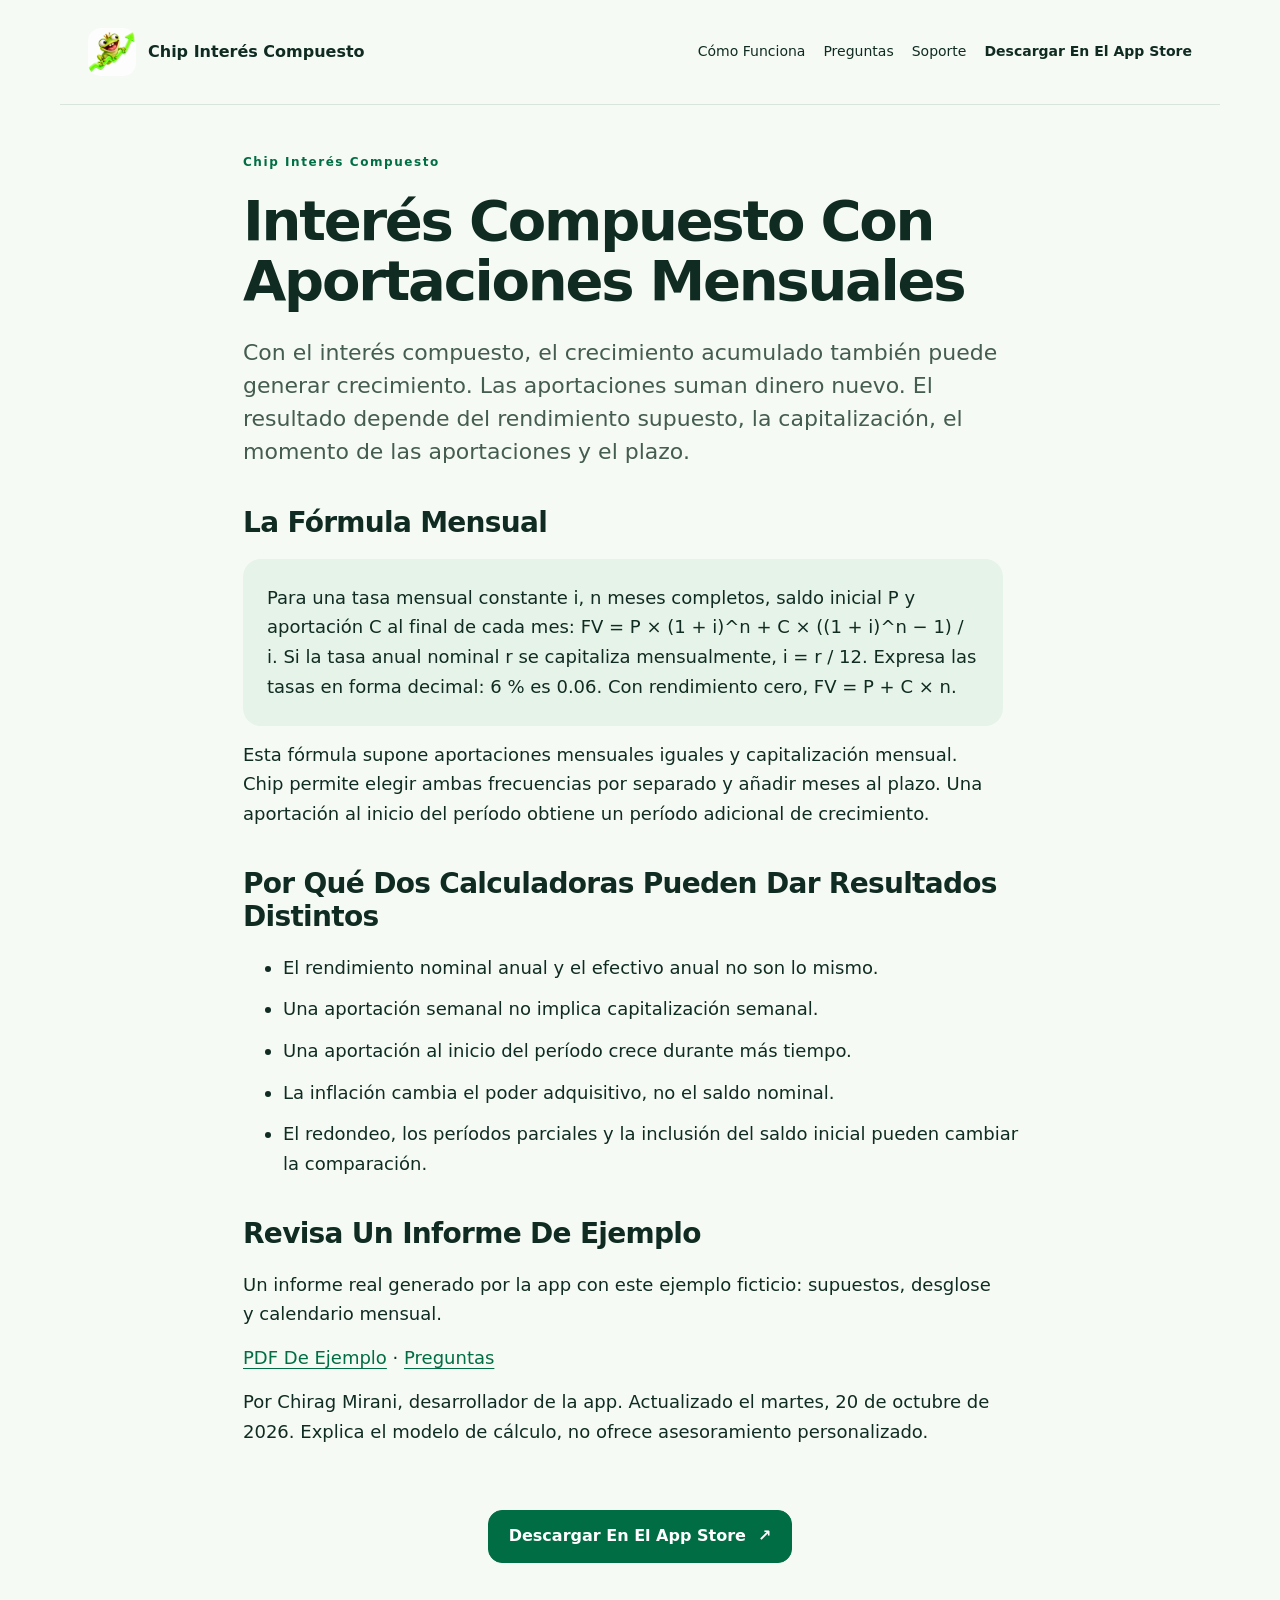
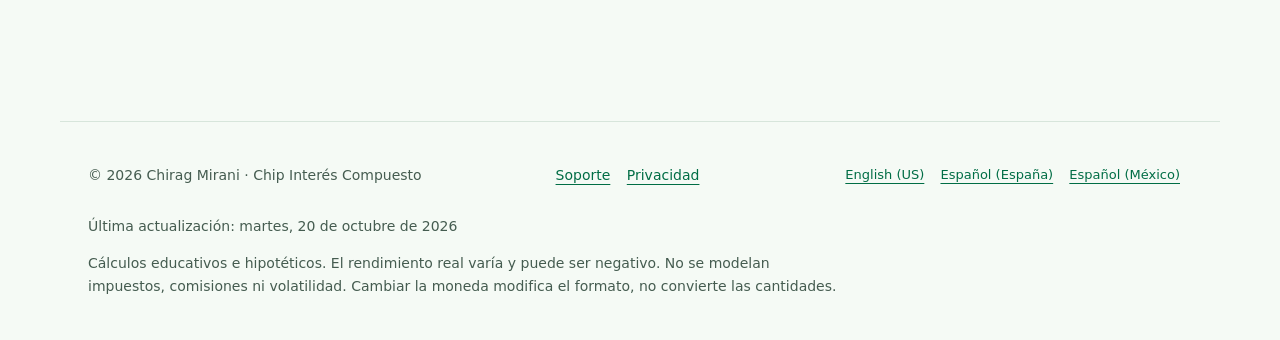
<file: es-MX/how-it-works.html>
<!doctype html><html lang="es-MX"><head><meta charset="utf-8"><meta name="viewport" content="width=device-width,initial-scale=1"><title>Interés Compuesto Con Aportaciones Mensuales | Chip Interés Compuesto</title><meta name="description" content="Explora el crecimiento de tu ahorro en pesos, compara planes y calcula tus metas. Exporta PDF y CSV. Gratis, sin anuncios ni suscripciones."><link rel="canonical" href="https://chiragmirani.github.io/chip-compound-calculator/es-MX/how-it-works.html"><link rel="alternate" hreflang="en-US" href="https://chiragmirani.github.io/chip-compound-calculator/how-it-works.html"><link rel="alternate" hreflang="es-ES" href="https://chiragmirani.github.io/chip-compound-calculator/es-ES/how-it-works.html"><link rel="alternate" hreflang="es-MX" href="https://chiragmirani.github.io/chip-compound-calculator/es-MX/how-it-works.html"><link rel="alternate" hreflang="x-default" href="https://chiragmirani.github.io/chip-compound-calculator/how-it-works.html"><meta name="apple-itunes-app" content="app-id=6822411872"><meta name="theme-color" content="#103b2a"><meta property="og:type" content="website"><meta property="og:title" content="Interés Compuesto Con Aportaciones Mensuales | Chip Interés Compuesto"><meta property="og:description" content="Explora el crecimiento de tu ahorro en pesos, compara planes y calcula tus metas. Exporta PDF y CSV. Gratis, sin anuncios ni suscripciones."><meta property="og:url" content="https://chiragmirani.github.io/chip-compound-calculator/es-MX/how-it-works.html"><meta property="og:image" content="https://chiragmirani.github.io/chip-compound-calculator/icon.png"><meta property="og:image:alt" content="Chip mascot"><meta name="twitter:card" content="summary"><meta name="twitter:title" content="Interés Compuesto Con Aportaciones Mensuales | Chip Interés Compuesto"><meta name="twitter:description" content="Explora el crecimiento de tu ahorro en pesos, compara planes y calcula tus metas. Exporta PDF y CSV. Gratis, sin anuncios ni suscripciones."><link rel="icon" href="https://chiragmirani.github.io/chip-compound-calculator/icon.png"><link rel="stylesheet" href="https://chiragmirani.github.io/chip-compound-calculator/styles.css?v=marketing-20261014"><script type="application/ld+json">{"@context": "https://schema.org", "@type": "WebPage", "@id": "https://chiragmirani.github.io/chip-compound-calculator/es-MX/how-it-works.html#webpage", "url": "https://chiragmirani.github.io/chip-compound-calculator/es-MX/how-it-works.html", "name": "Interés Compuesto Con Aportaciones Mensuales | Chip Interés Compuesto", "inLanguage": "es-MX", "dateModified": "2026-10-20", "author": {"@type": "Person", "name": "Chirag Mirani"}, "about": {"@id": "https://chiragmirani.github.io/chip-compound-calculator/#app"}}</script></head><body><a class="skip" href="#main">Ir al contenido</a><header><a class="brand" href="https://chiragmirani.github.io/chip-compound-calculator/es-MX/"><img src="https://chiragmirani.github.io/chip-compound-calculator/icon.png" width="48" height="48" alt=""><span>Chip Interés Compuesto</span></a><nav aria-label="Navegación principal"><a href="https://chiragmirani.github.io/chip-compound-calculator/es-MX/how-it-works.html">Cómo Funciona</a><a href="https://chiragmirani.github.io/chip-compound-calculator/es-MX/faq.html">Preguntas</a><a href="https://chiragmirani.github.io/chip-compound-calculator/es-MX/support.html">Soporte</a><a class="nav-download" href="https://apps.apple.com/app/id6822411872">Descargar En El App Store</a></nav></header><main id="main" class="reading"><p class="eyebrow">Chip Interés Compuesto</p><h1>Interés Compuesto Con Aportaciones Mensuales</h1><p class="lead">Con el interés compuesto, el crecimiento acumulado también puede generar crecimiento. Las aportaciones suman dinero nuevo. El resultado depende del rendimiento supuesto, la capitalización, el momento de las aportaciones y el plazo.</p><h2>La Fórmula Mensual</h2><p class="formula">Para una tasa mensual constante i, n meses completos, saldo inicial P y aportación C al final de cada mes: FV = P × (1 + i)^n + C × ((1 + i)^n − 1) / i. Si la tasa anual nominal r se capitaliza mensualmente, i = r / 12. Expresa las tasas en forma decimal: 6 % es 0.06. Con rendimiento cero, FV = P + C × n.</p><p>Esta fórmula supone aportaciones mensuales iguales y capitalización mensual. Chip permite elegir ambas frecuencias por separado y añadir meses al plazo. Una aportación al inicio del período obtiene un período adicional de crecimiento.</p><h2>Por Qué Dos Calculadoras Pueden Dar Resultados Distintos</h2><ul><li>El rendimiento nominal anual y el efectivo anual no son lo mismo.</li><li>Una aportación semanal no implica capitalización semanal.</li><li>Una aportación al inicio del período crece durante más tiempo.</li><li>La inflación cambia el poder adquisitivo, no el saldo nominal.</li><li>El redondeo, los períodos parciales y la inclusión del saldo inicial pueden cambiar la comparación.</li></ul><h2>Revisa Un Informe De Ejemplo</h2><p>Un informe real generado por la app con este ejemplo ficticio: supuestos, desglose y calendario mensual.</p><p><a href="https://chiragmirani.github.io/chip-compound-calculator/assets/es-MX-sample.pdf">PDF De Ejemplo</a> · <a href="faq.html">Preguntas</a></p><p>Por Chirag Mirani, desarrollador de la app. Actualizado el martes, 20 de octubre de 2026. Explica el modelo de cálculo, no ofrece asesoramiento personalizado.</p><section class="closing"><a class="button" href="https://apps.apple.com/app/id6822411872">Descargar En El App Store <span aria-hidden="true">↗</span></a></section></main><footer><div class="footer-grid"><p>© 2026 Chirag Mirani · Chip Interés Compuesto</p><p><a href="https://chiragmirani.github.io/chip-compound-calculator/es-MX/support.html">Soporte</a> <a href="https://chiragmirani.github.io/chip-compound-calculator/es-MX/privacy.html">Privacidad</a> </p><p class="languages"><a lang="en-US" href="https://chiragmirani.github.io/chip-compound-calculator/how-it-works.html">English (US)</a> <a lang="es-ES" href="https://chiragmirani.github.io/chip-compound-calculator/es-ES/how-it-works.html">Español (España)</a> <a lang="es-MX" href="https://chiragmirani.github.io/chip-compound-calculator/es-MX/how-it-works.html">Español (México)</a> </p></div><p class="fine">Última actualización: martes, 20 de octubre de 2026</p><p class="fine">Cálculos educativos e hipotéticos. El rendimiento real varía y puede ser negativo. No se modelan impuestos, comisiones ni volatilidad. Cambiar la moneda modifica el formato, no convierte las cantidades.</p></footer><script src="https://chiragmirani.github.io/chip-compound-calculator/share.js?v=marketing-20261014" defer></script></body></html>
</file>
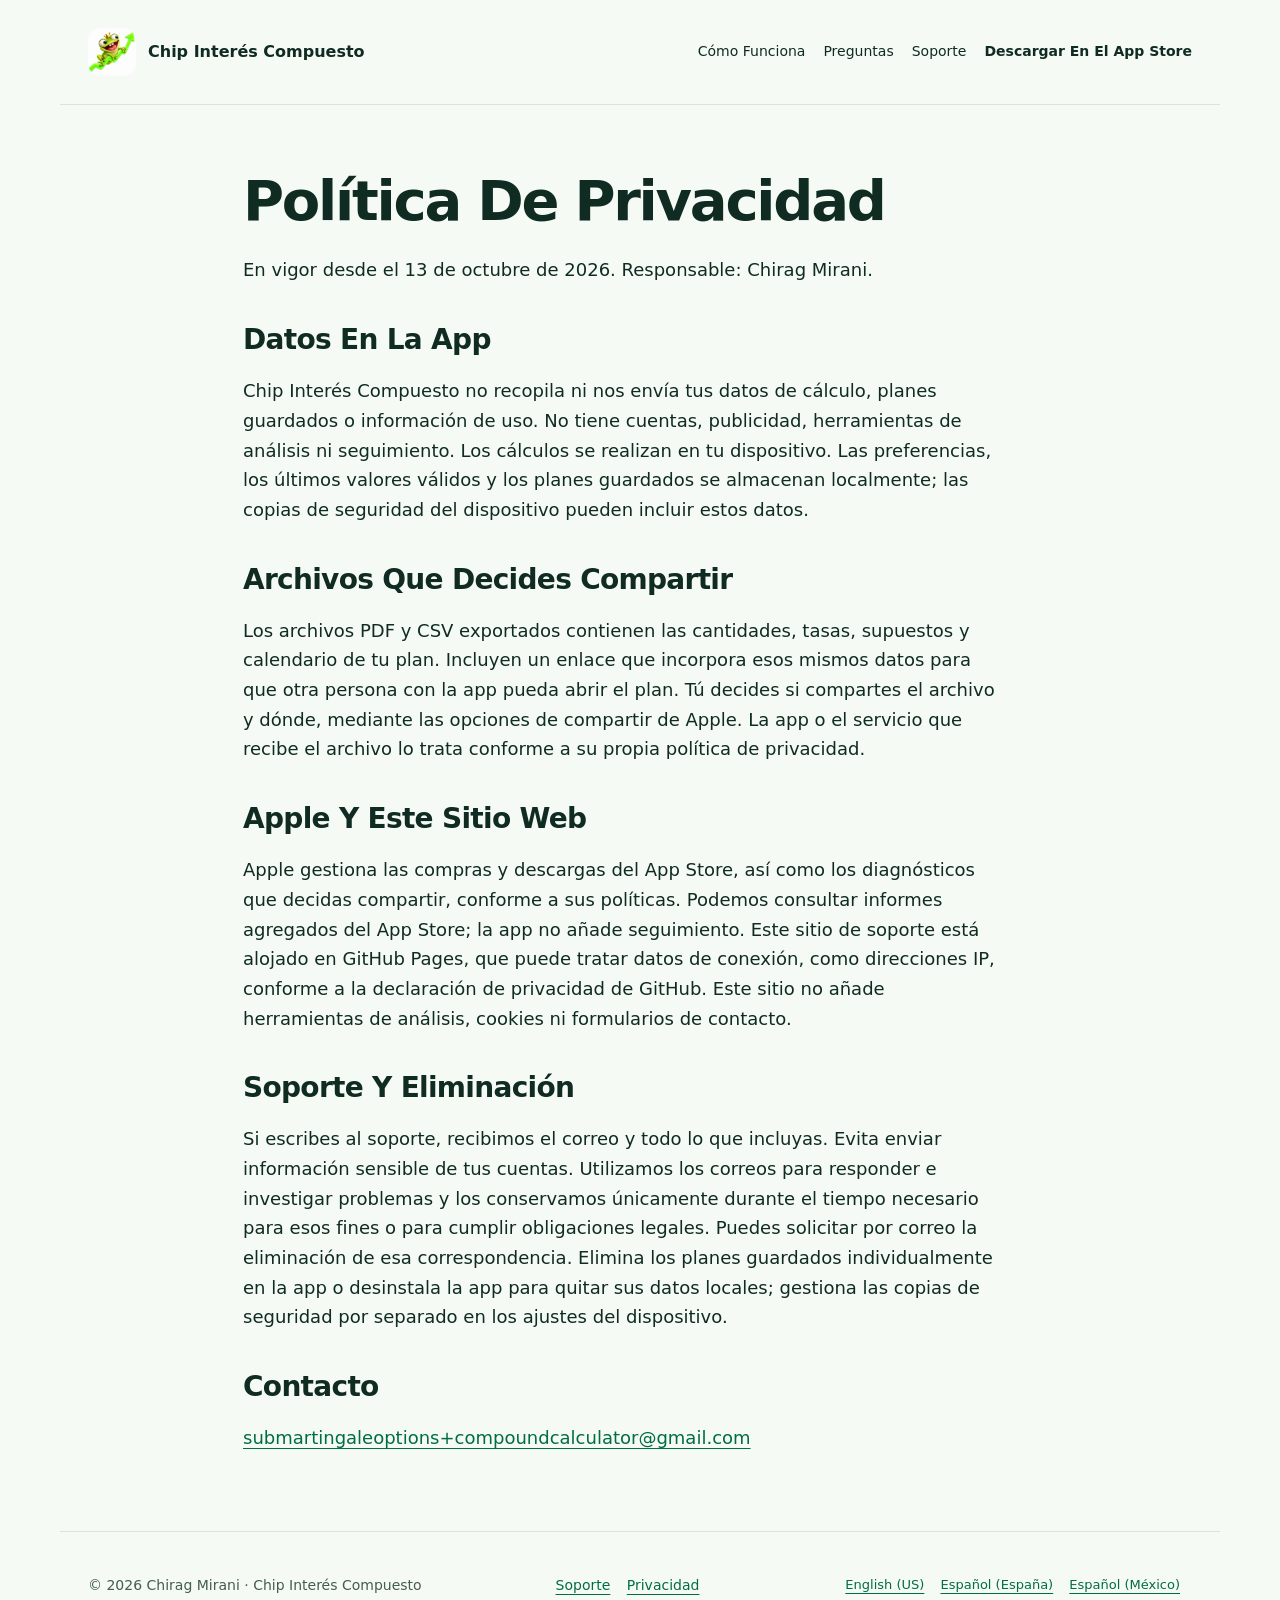
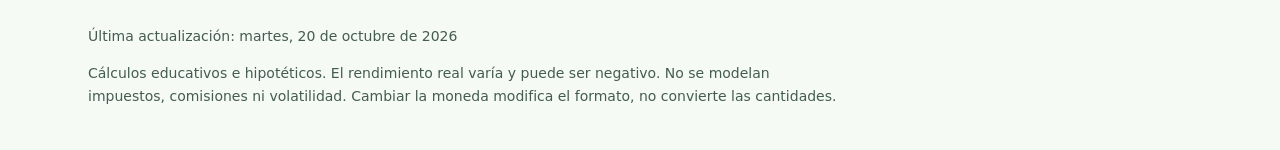
<file: es-MX/privacy.html>
<!doctype html><html lang="es-MX"><head><meta charset="utf-8"><meta name="viewport" content="width=device-width,initial-scale=1"><title>Privacidad | Chip Interés Compuesto</title><meta name="description" content="Política de privacidad de Chip Interés Compuesto"><link rel="canonical" href="https://chiragmirani.github.io/chip-compound-calculator/es-MX/privacy.html"><link rel="alternate" hreflang="en-US" href="https://chiragmirani.github.io/chip-compound-calculator/privacy.html"><link rel="alternate" hreflang="es-ES" href="https://chiragmirani.github.io/chip-compound-calculator/es-ES/privacy.html"><link rel="alternate" hreflang="es-MX" href="https://chiragmirani.github.io/chip-compound-calculator/es-MX/privacy.html"><link rel="alternate" hreflang="x-default" href="https://chiragmirani.github.io/chip-compound-calculator/privacy.html"><meta name="apple-itunes-app" content="app-id=6822411872"><meta name="theme-color" content="#103b2a"><meta property="og:type" content="website"><meta property="og:title" content="Privacidad | Chip Interés Compuesto"><meta property="og:description" content="Política de privacidad de Chip Interés Compuesto"><meta property="og:url" content="https://chiragmirani.github.io/chip-compound-calculator/es-MX/privacy.html"><meta property="og:image" content="https://chiragmirani.github.io/chip-compound-calculator/icon.png"><meta property="og:image:alt" content="Chip mascot"><meta name="twitter:card" content="summary"><meta name="twitter:title" content="Privacidad | Chip Interés Compuesto"><meta name="twitter:description" content="Política de privacidad de Chip Interés Compuesto"><link rel="icon" href="https://chiragmirani.github.io/chip-compound-calculator/icon.png"><link rel="stylesheet" href="https://chiragmirani.github.io/chip-compound-calculator/styles.css?v=marketing-20261014"><script type="application/ld+json">{"@context": "https://schema.org", "@type": "WebPage", "@id": "https://chiragmirani.github.io/chip-compound-calculator/es-MX/privacy.html#webpage", "url": "https://chiragmirani.github.io/chip-compound-calculator/es-MX/privacy.html", "name": "Privacidad | Chip Interés Compuesto", "inLanguage": "es-MX", "dateModified": "2026-10-20", "author": {"@type": "Person", "name": "Chirag Mirani"}, "about": {"@id": "https://chiragmirani.github.io/chip-compound-calculator/#app"}}</script></head><body><a class="skip" href="#main">Ir al contenido</a><header><a class="brand" href="https://chiragmirani.github.io/chip-compound-calculator/es-MX/"><img src="https://chiragmirani.github.io/chip-compound-calculator/icon.png" width="48" height="48" alt=""><span>Chip Interés Compuesto</span></a><nav aria-label="Navegación principal"><a href="https://chiragmirani.github.io/chip-compound-calculator/es-MX/how-it-works.html">Cómo Funciona</a><a href="https://chiragmirani.github.io/chip-compound-calculator/es-MX/faq.html">Preguntas</a><a href="https://chiragmirani.github.io/chip-compound-calculator/es-MX/support.html">Soporte</a><a class="nav-download" href="https://apps.apple.com/app/id6822411872">Descargar En El App Store</a></nav></header><main id="main" class="reading"><h1>Política De Privacidad</h1><p>En vigor desde el 13 de octubre de 2026. Responsable: Chirag Mirani.</p><h2>Datos En La App</h2><p>Chip Interés Compuesto no recopila ni nos envía tus datos de cálculo, planes guardados o información de uso. No tiene cuentas, publicidad, herramientas de análisis ni seguimiento. Los cálculos se realizan en tu dispositivo. Las preferencias, los últimos valores válidos y los planes guardados se almacenan localmente; las copias de seguridad del dispositivo pueden incluir estos datos.</p><h2>Archivos Que Decides Compartir</h2><p>Los archivos PDF y CSV exportados contienen las cantidades, tasas, supuestos y calendario de tu plan. Incluyen un enlace que incorpora esos mismos datos para que otra persona con la app pueda abrir el plan. Tú decides si compartes el archivo y dónde, mediante las opciones de compartir de Apple. La app o el servicio que recibe el archivo lo trata conforme a su propia política de privacidad.</p><h2>Apple Y Este Sitio Web</h2><p>Apple gestiona las compras y descargas del App Store, así como los diagnósticos que decidas compartir, conforme a sus políticas. Podemos consultar informes agregados del App Store; la app no añade seguimiento. Este sitio de soporte está alojado en GitHub Pages, que puede tratar datos de conexión, como direcciones IP, conforme a la declaración de privacidad de GitHub. Este sitio no añade herramientas de análisis, cookies ni formularios de contacto.</p><h2>Soporte Y Eliminación</h2><p>Si escribes al soporte, recibimos el correo y todo lo que incluyas. Evita enviar información sensible de tus cuentas. Utilizamos los correos para responder e investigar problemas y los conservamos únicamente durante el tiempo necesario para esos fines o para cumplir obligaciones legales. Puedes solicitar por correo la eliminación de esa correspondencia. Elimina los planes guardados individualmente en la app o desinstala la app para quitar sus datos locales; gestiona las copias de seguridad por separado en los ajustes del dispositivo.</p><h2>Contacto</h2><p><a href="mailto:submartingaleoptions+compoundcalculator@gmail.com">submartingaleoptions+compoundcalculator@gmail.com</a></p></main><footer><div class="footer-grid"><p>© 2026 Chirag Mirani · Chip Interés Compuesto</p><p><a href="https://chiragmirani.github.io/chip-compound-calculator/es-MX/support.html">Soporte</a> <a href="https://chiragmirani.github.io/chip-compound-calculator/es-MX/privacy.html">Privacidad</a> </p><p class="languages"><a lang="en-US" href="https://chiragmirani.github.io/chip-compound-calculator/privacy.html">English (US)</a> <a lang="es-ES" href="https://chiragmirani.github.io/chip-compound-calculator/es-ES/privacy.html">Español (España)</a> <a lang="es-MX" href="https://chiragmirani.github.io/chip-compound-calculator/es-MX/privacy.html">Español (México)</a> </p></div><p class="fine">Última actualización: martes, 20 de octubre de 2026</p><p class="fine">Cálculos educativos e hipotéticos. El rendimiento real varía y puede ser negativo. No se modelan impuestos, comisiones ni volatilidad. Cambiar la moneda modifica el formato, no convierte las cantidades.</p></footer><script src="https://chiragmirani.github.io/chip-compound-calculator/share.js?v=marketing-20261014" defer></script></body></html>
</file>
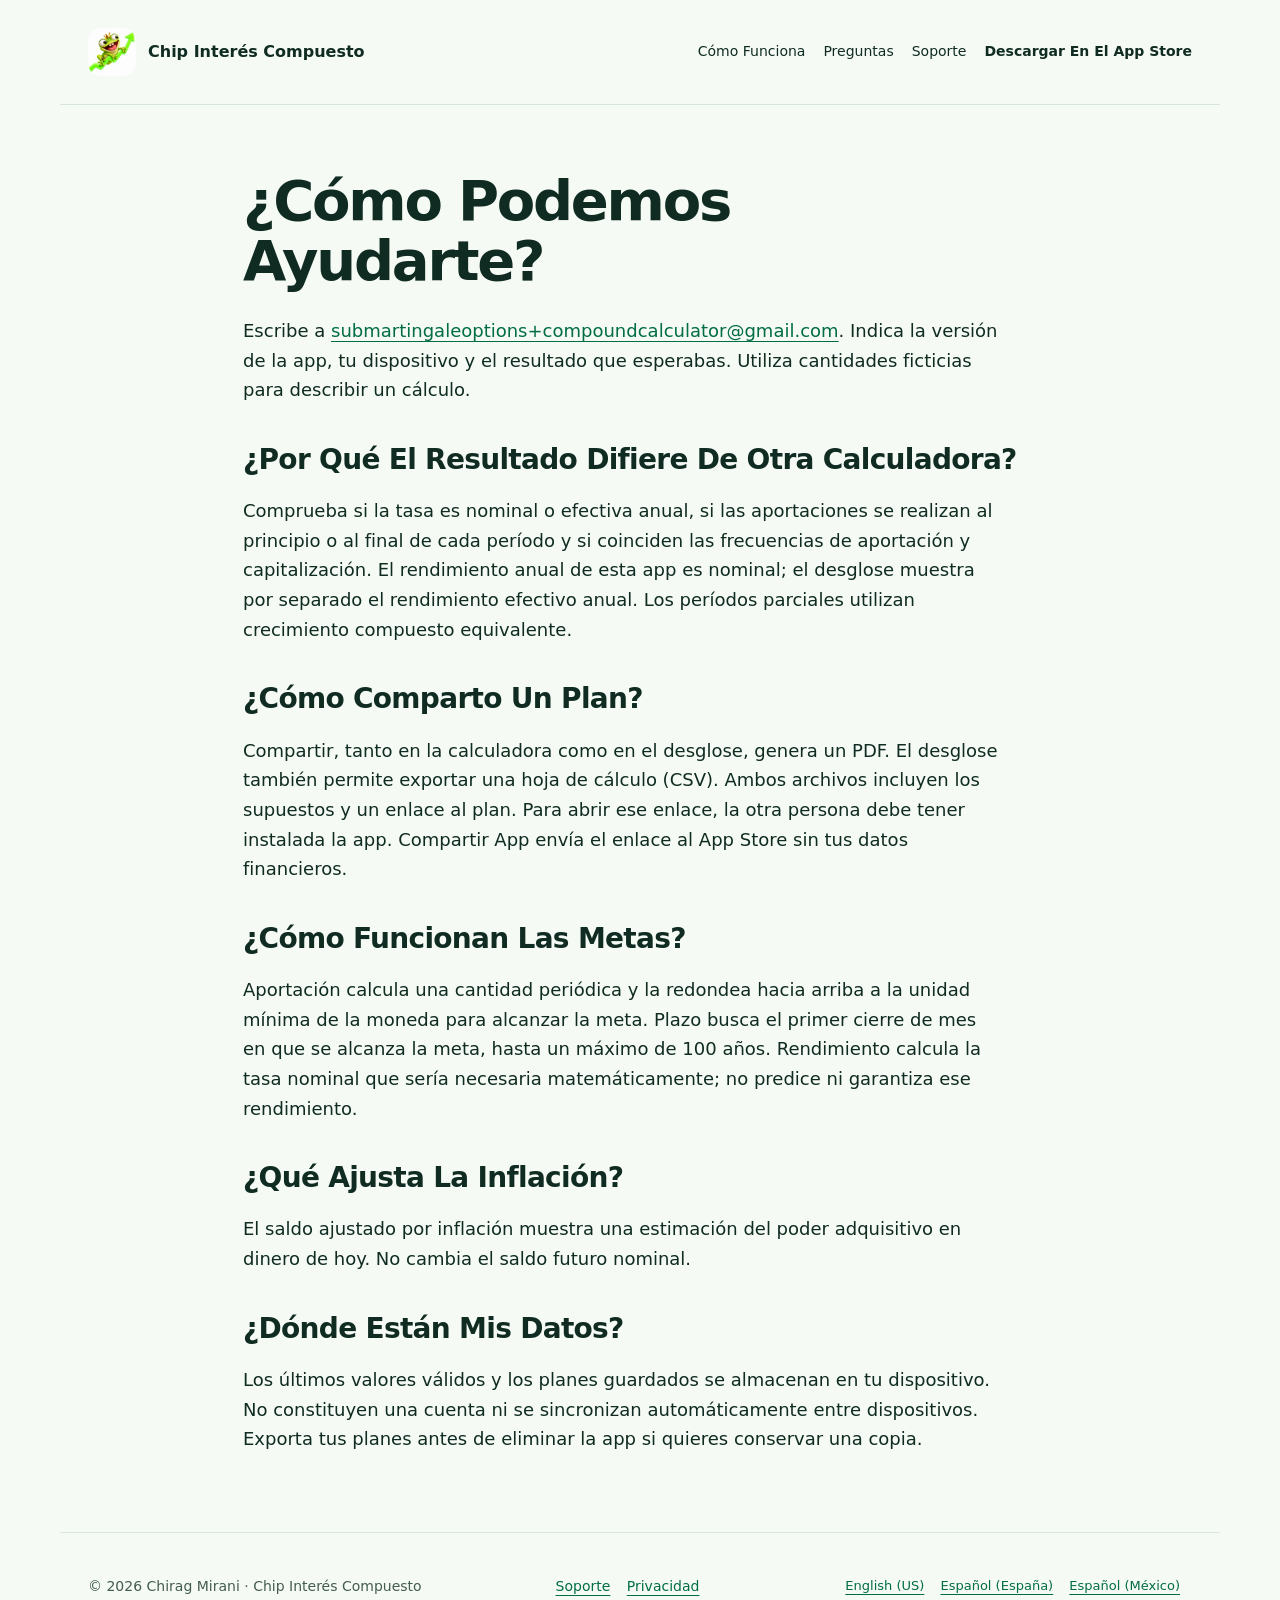
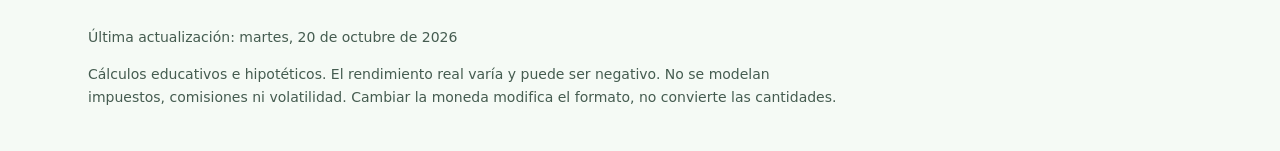
<file: es-MX/support.html>
<!doctype html><html lang="es-MX"><head><meta charset="utf-8"><meta name="viewport" content="width=device-width,initial-scale=1"><title>Soporte | Chip Interés Compuesto</title><meta name="description" content="Ayuda y soporte para Chip Interés Compuesto"><link rel="canonical" href="https://chiragmirani.github.io/chip-compound-calculator/es-MX/support.html"><link rel="alternate" hreflang="en-US" href="https://chiragmirani.github.io/chip-compound-calculator/support.html"><link rel="alternate" hreflang="es-ES" href="https://chiragmirani.github.io/chip-compound-calculator/es-ES/support.html"><link rel="alternate" hreflang="es-MX" href="https://chiragmirani.github.io/chip-compound-calculator/es-MX/support.html"><link rel="alternate" hreflang="x-default" href="https://chiragmirani.github.io/chip-compound-calculator/support.html"><meta name="apple-itunes-app" content="app-id=6822411872"><meta name="theme-color" content="#103b2a"><meta property="og:type" content="website"><meta property="og:title" content="Soporte | Chip Interés Compuesto"><meta property="og:description" content="Ayuda y soporte para Chip Interés Compuesto"><meta property="og:url" content="https://chiragmirani.github.io/chip-compound-calculator/es-MX/support.html"><meta property="og:image" content="https://chiragmirani.github.io/chip-compound-calculator/icon.png"><meta property="og:image:alt" content="Chip mascot"><meta name="twitter:card" content="summary"><meta name="twitter:title" content="Soporte | Chip Interés Compuesto"><meta name="twitter:description" content="Ayuda y soporte para Chip Interés Compuesto"><link rel="icon" href="https://chiragmirani.github.io/chip-compound-calculator/icon.png"><link rel="stylesheet" href="https://chiragmirani.github.io/chip-compound-calculator/styles.css?v=marketing-20261014"><script type="application/ld+json">{"@context": "https://schema.org", "@type": "WebPage", "@id": "https://chiragmirani.github.io/chip-compound-calculator/es-MX/support.html#webpage", "url": "https://chiragmirani.github.io/chip-compound-calculator/es-MX/support.html", "name": "Soporte | Chip Interés Compuesto", "inLanguage": "es-MX", "dateModified": "2026-10-20", "author": {"@type": "Person", "name": "Chirag Mirani"}, "about": {"@id": "https://chiragmirani.github.io/chip-compound-calculator/#app"}}</script></head><body><a class="skip" href="#main">Ir al contenido</a><header><a class="brand" href="https://chiragmirani.github.io/chip-compound-calculator/es-MX/"><img src="https://chiragmirani.github.io/chip-compound-calculator/icon.png" width="48" height="48" alt=""><span>Chip Interés Compuesto</span></a><nav aria-label="Navegación principal"><a href="https://chiragmirani.github.io/chip-compound-calculator/es-MX/how-it-works.html">Cómo Funciona</a><a href="https://chiragmirani.github.io/chip-compound-calculator/es-MX/faq.html">Preguntas</a><a href="https://chiragmirani.github.io/chip-compound-calculator/es-MX/support.html">Soporte</a><a class="nav-download" href="https://apps.apple.com/app/id6822411872">Descargar En El App Store</a></nav></header><main id="main" class="reading"><h1>¿Cómo Podemos Ayudarte?</h1><p>Escribe a <a href="mailto:submartingaleoptions+compoundcalculator@gmail.com">submartingaleoptions+compoundcalculator@gmail.com</a>. Indica la versión de la app, tu dispositivo y el resultado que esperabas. Utiliza cantidades ficticias para describir un cálculo.</p><h2>¿Por Qué El Resultado Difiere De Otra Calculadora?</h2><p>Comprueba si la tasa es nominal o efectiva anual, si las aportaciones se realizan al principio o al final de cada período y si coinciden las frecuencias de aportación y capitalización. El rendimiento anual de esta app es nominal; el desglose muestra por separado el rendimiento efectivo anual. Los períodos parciales utilizan crecimiento compuesto equivalente.</p><h2>¿Cómo Comparto Un Plan?</h2><p>Compartir, tanto en la calculadora como en el desglose, genera un PDF. El desglose también permite exportar una hoja de cálculo (CSV). Ambos archivos incluyen los supuestos y un enlace al plan. Para abrir ese enlace, la otra persona debe tener instalada la app. Compartir App envía el enlace al App Store sin tus datos financieros.</p><h2>¿Cómo Funcionan Las Metas?</h2><p>Aportación calcula una cantidad periódica y la redondea hacia arriba a la unidad mínima de la moneda para alcanzar la meta. Plazo busca el primer cierre de mes en que se alcanza la meta, hasta un máximo de 100 años. Rendimiento calcula la tasa nominal que sería necesaria matemáticamente; no predice ni garantiza ese rendimiento.</p><h2>¿Qué Ajusta La Inflación?</h2><p>El saldo ajustado por inflación muestra una estimación del poder adquisitivo en dinero de hoy. No cambia el saldo futuro nominal.</p><h2>¿Dónde Están Mis Datos?</h2><p>Los últimos valores válidos y los planes guardados se almacenan en tu dispositivo. No constituyen una cuenta ni se sincronizan automáticamente entre dispositivos. Exporta tus planes antes de eliminar la app si quieres conservar una copia.</p></main><footer><div class="footer-grid"><p>© 2026 Chirag Mirani · Chip Interés Compuesto</p><p><a href="https://chiragmirani.github.io/chip-compound-calculator/es-MX/support.html">Soporte</a> <a href="https://chiragmirani.github.io/chip-compound-calculator/es-MX/privacy.html">Privacidad</a> </p><p class="languages"><a lang="en-US" href="https://chiragmirani.github.io/chip-compound-calculator/support.html">English (US)</a> <a lang="es-ES" href="https://chiragmirani.github.io/chip-compound-calculator/es-ES/support.html">Español (España)</a> <a lang="es-MX" href="https://chiragmirani.github.io/chip-compound-calculator/es-MX/support.html">Español (México)</a> </p></div><p class="fine">Última actualización: martes, 20 de octubre de 2026</p><p class="fine">Cálculos educativos e hipotéticos. El rendimiento real varía y puede ser negativo. No se modelan impuestos, comisiones ni volatilidad. Cambiar la moneda modifica el formato, no convierte las cantidades.</p></footer><script src="https://chiragmirani.github.io/chip-compound-calculator/share.js?v=marketing-20261014" defer></script></body></html>
</file>
